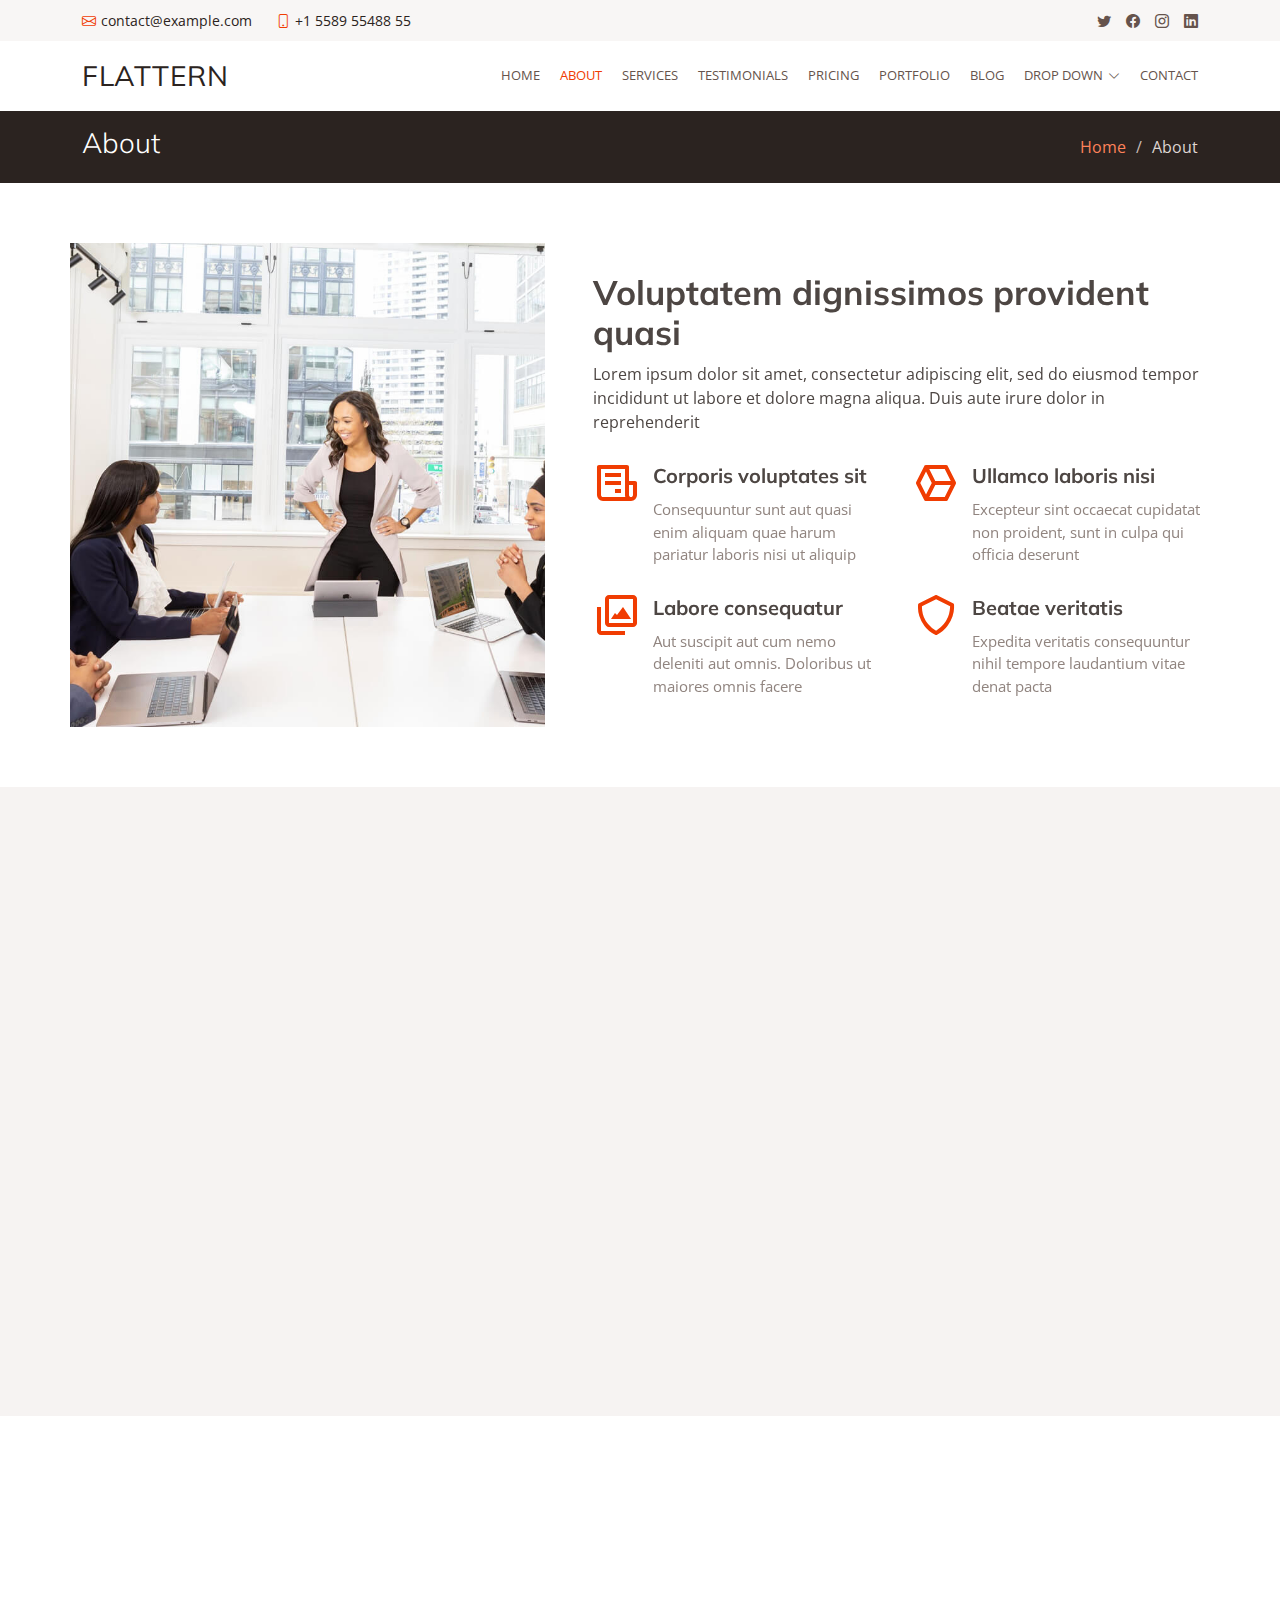
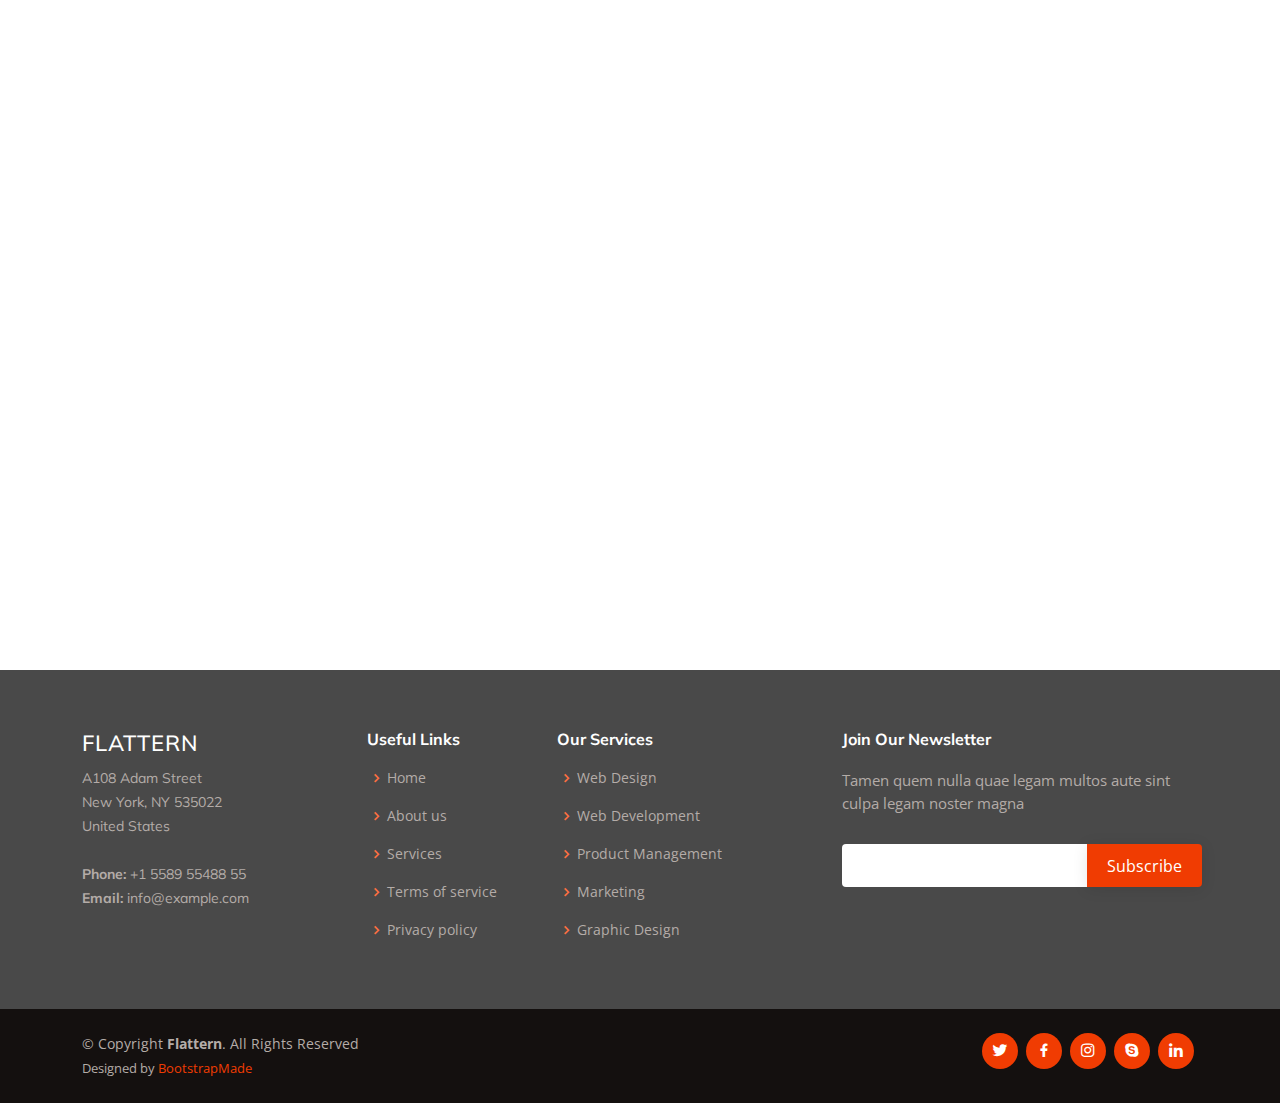
<file: about.html>
<!DOCTYPE html>
<html lang="en">

<head>
  <meta charset="utf-8">
  <meta content="width=device-width, initial-scale=1.0" name="viewport">

  <title>About - Flattern Bootstrap Template</title>
  <meta content="" name="description">
  <meta content="" name="keywords">

  <!-- Favicons -->
  <link href="assets/img/favicon.png" rel="icon">
  <link href="assets/img/apple-touch-icon.png" rel="apple-touch-icon">

  <!-- Google Fonts -->
  <link href="https://fonts.googleapis.com/css?family=Open+Sans:300,300i,400,400i,600,600i,700,700i|Muli:300,300i,400,400i,500,500i,600,600i,700,700i|Poppins:300,300i,400,400i,500,500i,600,600i,700,700i" rel="stylesheet">

  <!-- Vendor CSS Files -->
  <link href="assets/vendor/animate.css/animate.min.css" rel="stylesheet">
  <link href="assets/vendor/aos/aos.css" rel="stylesheet">
  <link href="assets/vendor/bootstrap/css/bootstrap.min.css" rel="stylesheet">
  <link href="assets/vendor/bootstrap-icons/bootstrap-icons.css" rel="stylesheet">
  <link href="assets/vendor/boxicons/css/boxicons.min.css" rel="stylesheet">
  <link href="assets/vendor/glightbox/css/glightbox.min.css" rel="stylesheet">
  <link href="assets/vendor/swiper/swiper-bundle.min.css" rel="stylesheet">

  <!-- Template Main CSS File -->
  <link href="assets/css/style.css" rel="stylesheet">

  <!-- =======================================================
  * Template Name: Flattern - v4.9.1
  * Template URL: https://bootstrapmade.com/flattern-multipurpose-bootstrap-template/
  * Author: BootstrapMade.com
  * License: https://bootstrapmade.com/license/
  ======================================================== -->
</head>

<body>

  <!-- ======= Top Bar ======= -->
  <section id="topbar" class="d-flex align-items-center">
    <div class="container d-flex justify-content-center justify-content-md-between">
      <div class="contact-info d-flex align-items-center">
        <i class="bi bi-envelope d-flex align-items-center"><a href="mailto:contact@example.com">contact@example.com</a></i>
        <i class="bi bi-phone d-flex align-items-center ms-4"><span>+1 5589 55488 55</span></i>
      </div>
      <div class="social-links d-none d-md-flex align-items-center">
        <a href="#" class="twitter"><i class="bi bi-twitter"></i></a>
        <a href="#" class="facebook"><i class="bi bi-facebook"></i></a>
        <a href="#" class="instagram"><i class="bi bi-instagram"></i></a>
        <a href="#" class="linkedin"><i class="bi bi-linkedin"></i></i></a>
      </div>
    </div>
  </section>

  <!-- ======= Header ======= -->
  <header id="header" class="d-flex align-items-center">
    <div class="container d-flex justify-content-between">

      <div class="logo">
        <h1 class="text-light"><a href="index.html">Flattern</a></h1>
        <!-- Uncomment below if you prefer to use an image logo -->
        <!-- <a href="index.html"><img src="assets/img/logo.png" alt="" class="img-fluid"></a>-->
      </div>

      <nav id="navbar" class="navbar">
        <ul>
          <li><a href="index.html">Home</a></li>
          <li><a class="active" href="about.html">About</a></li>
          <li><a href="services.html">Services</a></li>
          <li><a href="testimonials.html">Testimonials</a></li>
          <li><a href="pricing.html">Pricing</a></li>
          <li><a href="portfolio.html">Portfolio</a></li>
          <li><a href="blog.html">Blog</a></li>
          <li class="dropdown"><a href="#"><span>Drop Down</span> <i class="bi bi-chevron-down"></i></a>
            <ul>
              <li><a href="#">Drop Down 1</a></li>
              <li class="dropdown"><a href="#"><span>Deep Drop Down</span> <i class="bi bi-chevron-right"></i></a>
                <ul>
                  <li><a href="#">Deep Drop Down 1</a></li>
                  <li><a href="#">Deep Drop Down 2</a></li>
                  <li><a href="#">Deep Drop Down 3</a></li>
                  <li><a href="#">Deep Drop Down 4</a></li>
                  <li><a href="#">Deep Drop Down 5</a></li>
                </ul>
              </li>
              <li><a href="#">Drop Down 2</a></li>
              <li><a href="#">Drop Down 3</a></li>
              <li><a href="#">Drop Down 4</a></li>
            </ul>
          </li>
          <li><a href="contact.html">Contact</a></li>
        </ul>
        <i class="bi bi-list mobile-nav-toggle"></i>
      </nav><!-- .navbar -->

    </div>
  </header><!-- End Header -->

  <main id="main">

    <!-- ======= Breadcrumbs ======= -->
    <section id="breadcrumbs" class="breadcrumbs">
      <div class="container">

        <div class="d-flex justify-content-between align-items-center">
          <h2>About</h2>
          <ol>
            <li><a href="index.html">Home</a></li>
            <li>About</li>
          </ol>
        </div>

      </div>
    </section><!-- End Breadcrumbs -->

    <!-- ======= About Us Section ======= -->
    <section id="about-us" class="about-us">
      <div class="container">

        <div class="row no-gutters">
          <div class="image col-xl-5 d-flex align-items-stretch justify-content-center justify-content-lg-start" data-aos="fade-right"></div>
          <div class="col-xl-7 ps-0 ps-lg-5 pe-lg-1 d-flex align-items-stretch">
            <div class="content d-flex flex-column justify-content-center">
              <h3 data-aos="fade-up">Voluptatem dignissimos provident quasi</h3>
              <p data-aos="fade-up">
                Lorem ipsum dolor sit amet, consectetur adipiscing elit, sed do eiusmod tempor incididunt ut labore et dolore magna aliqua. Duis aute irure dolor in reprehenderit
              </p>
              <div class="row">
                <div class="col-md-6 icon-box" data-aos="fade-up">
                  <i class="bx bx-receipt"></i>
                  <h4>Corporis voluptates sit</h4>
                  <p>Consequuntur sunt aut quasi enim aliquam quae harum pariatur laboris nisi ut aliquip</p>
                </div>
                <div class="col-md-6 icon-box" data-aos="fade-up" data-aos-delay="100">
                  <i class="bx bx-cube-alt"></i>
                  <h4>Ullamco laboris nisi</h4>
                  <p>Excepteur sint occaecat cupidatat non proident, sunt in culpa qui officia deserunt</p>
                </div>
                <div class="col-md-6 icon-box" data-aos="fade-up" data-aos-delay="200">
                  <i class="bx bx-images"></i>
                  <h4>Labore consequatur</h4>
                  <p>Aut suscipit aut cum nemo deleniti aut omnis. Doloribus ut maiores omnis facere</p>
                </div>
                <div class="col-md-6 icon-box" data-aos="fade-up" data-aos-delay="300">
                  <i class="bx bx-shield"></i>
                  <h4>Beatae veritatis</h4>
                  <p>Expedita veritatis consequuntur nihil tempore laudantium vitae denat pacta</p>
                </div>
              </div>
            </div><!-- End .content-->
          </div>
        </div>

      </div>
    </section><!-- End About Us Section -->

    <!-- ======= Our Team Section ======= -->
    <section id="team" class="team section-bg">
      <div class="container">

        <div class="section-title" data-aos="fade-up">
          <h2>Our <strong>Team</strong></h2>
          <p>Magnam dolores commodi suscipit. Necessitatibus eius consequatur ex aliquid fuga eum quidem. Sit sint consectetur velit. Quisquam quos quisquam cupiditate. Et nemo qui impedit suscipit alias ea. Quia fugiat sit in iste officiis commodi quidem hic quas.</p>
        </div>

        <div class="row">

          <div class="col-lg-3 col-md-6 d-flex align-items-stretch">
            <div class="member" data-aos="fade-up">
              <div class="member-img">
                <img src="assets/img/team/team-1.jpg" class="img-fluid" alt="">
                <div class="social">
                  <a href=""><i class="bi bi-twitter"></i></a>
                  <a href=""><i class="bi bi-facebook"></i></a>
                  <a href=""><i class="bi bi-instagram"></i></a>
                  <a href=""><i class="bi bi-linkedin"></i></a>
                </div>
              </div>
              <div class="member-info">
                <h4>Walter White</h4>
                <span>Chief Executive Officer</span>
              </div>
            </div>
          </div>

          <div class="col-lg-3 col-md-6 d-flex align-items-stretch">
            <div class="member" data-aos="fade-up" data-aos-delay="100">
              <div class="member-img">
                <img src="assets/img/team/team-2.jpg" class="img-fluid" alt="">
                <div class="social">
                  <a href=""><i class="bi bi-twitter"></i></a>
                  <a href=""><i class="bi bi-facebook"></i></a>
                  <a href=""><i class="bi bi-instagram"></i></a>
                  <a href=""><i class="bi bi-linkedin"></i></a>
                </div>
              </div>
              <div class="member-info">
                <h4>Sarah Jhonson</h4>
                <span>Product Manager</span>
              </div>
            </div>
          </div>

          <div class="col-lg-3 col-md-6 d-flex align-items-stretch">
            <div class="member" data-aos="fade-up" data-aos-delay="200">
              <div class="member-img">
                <img src="assets/img/team/team-3.jpg" class="img-fluid" alt="">
                <div class="social">
                  <a href=""><i class="bi bi-twitter"></i></a>
                  <a href=""><i class="bi bi-facebook"></i></a>
                  <a href=""><i class="bi bi-instagram"></i></a>
                  <a href=""><i class="bi bi-linkedin"></i></a>
                </div>
              </div>
              <div class="member-info">
                <h4>William Anderson</h4>
                <span>CTO</span>
              </div>
            </div>
          </div>

          <div class="col-lg-3 col-md-6 d-flex align-items-stretch">
            <div class="member" data-aos="fade-up" data-aos-delay="300">
              <div class="member-img">
                <img src="assets/img/team/team-4.jpg" class="img-fluid" alt="">
                <div class="social">
                  <a href=""><i class="bi bi-twitter"></i></a>
                  <a href=""><i class="bi bi-facebook"></i></a>
                  <a href=""><i class="bi bi-instagram"></i></a>
                  <a href=""><i class="bi bi-linkedin"></i></a>
                </div>
              </div>
              <div class="member-info">
                <h4>Amanda Jepson</h4>
                <span>Accountant</span>
              </div>
            </div>
          </div>

        </div>

      </div>
    </section><!-- End Our Team Section -->

    <!-- ======= Our Skills Section ======= -->
    <section id="skills" class="skills">
      <div class="container">

        <div class="section-title" data-aos="fade-up">
          <h2>Our <strong>Skills</strong></h2>
          <p>Magnam dolores commodi suscipit. Necessitatibus eius consequatur ex aliquid fuga eum quidem. Sit sint consectetur velit. Quisquam quos quisquam cupiditate. Et nemo qui impedit suscipit alias ea. Quia fugiat sit in iste officiis commodi quidem hic quas.</p>
        </div>

        <div class="row skills-content">

          <div class="col-lg-6" data-aos="fade-up">

            <div class="progress">
              <span class="skill">HTML <i class="val">100%</i></span>
              <div class="progress-bar-wrap">
                <div class="progress-bar" role="progressbar" aria-valuenow="100" aria-valuemin="0" aria-valuemax="100"></div>
              </div>
            </div>

            <div class="progress">
              <span class="skill">CSS <i class="val">90%</i></span>
              <div class="progress-bar-wrap">
                <div class="progress-bar" role="progressbar" aria-valuenow="90" aria-valuemin="0" aria-valuemax="100"></div>
              </div>
            </div>

            <div class="progress">
              <span class="skill">JavaScript <i class="val">75%</i></span>
              <div class="progress-bar-wrap">
                <div class="progress-bar" role="progressbar" aria-valuenow="75" aria-valuemin="0" aria-valuemax="100"></div>
              </div>
            </div>

          </div>

          <div class="col-lg-6" data-aos="fade-up" data-aos-delay="100">

            <div class="progress">
              <span class="skill">PHP <i class="val">80%</i></span>
              <div class="progress-bar-wrap">
                <div class="progress-bar" role="progressbar" aria-valuenow="80" aria-valuemin="0" aria-valuemax="100"></div>
              </div>
            </div>

            <div class="progress">
              <span class="skill">WordPress/CMS <i class="val">90%</i></span>
              <div class="progress-bar-wrap">
                <div class="progress-bar" role="progressbar" aria-valuenow="90" aria-valuemin="0" aria-valuemax="100"></div>
              </div>
            </div>

            <div class="progress">
              <span class="skill">Photoshop <i class="val">55%</i></span>
              <div class="progress-bar-wrap">
                <div class="progress-bar" role="progressbar" aria-valuenow="55" aria-valuemin="0" aria-valuemax="100"></div>
              </div>
            </div>

          </div>

        </div>

      </div>
    </section><!-- End Our Skills Section -->

    <!-- ======= Our Clients Section ======= -->
    <section id="clients" class="clients">
      <div class="container">

        <div class="section-title" data-aos="fade-up">
          <h2>Our <strong>Clients</strong></h2>
          <p>Magnam dolores commodi suscipit. Necessitatibus eius consequatur ex aliquid fuga eum quidem. Sit sint consectetur velit. Quisquam quos quisquam cupiditate. Et nemo qui impedit suscipit alias ea. Quia fugiat sit in iste officiis commodi quidem hic quas.</p>
        </div>

        <div class="row no-gutters clients-wrap clearfix" data-aos="fade-up">

          <div class="col-lg-3 col-md-4 col-xs-6">
            <div class="client-logo">
              <img src="assets/img/clients/client-1.png" class="img-fluid" alt="">
            </div>
          </div>

          <div class="col-lg-3 col-md-4 col-xs-6">
            <div class="client-logo">
              <img src="assets/img/clients/client-2.png" class="img-fluid" alt="">
            </div>
          </div>

          <div class="col-lg-3 col-md-4 col-xs-6">
            <div class="client-logo">
              <img src="assets/img/clients/client-3.png" class="img-fluid" alt="">
            </div>
          </div>

          <div class="col-lg-3 col-md-4 col-xs-6">
            <div class="client-logo">
              <img src="assets/img/clients/client-4.png" class="img-fluid" alt="">
            </div>
          </div>

          <div class="col-lg-3 col-md-4 col-xs-6">
            <div class="client-logo">
              <img src="assets/img/clients/client-5.png" class="img-fluid" alt="">
            </div>
          </div>

          <div class="col-lg-3 col-md-4 col-xs-6">
            <div class="client-logo">
              <img src="assets/img/clients/client-6.png" class="img-fluid" alt="">
            </div>
          </div>

          <div class="col-lg-3 col-md-4 col-xs-6">
            <div class="client-logo">
              <img src="assets/img/clients/client-7.png" class="img-fluid" alt="">
            </div>
          </div>

          <div class="col-lg-3 col-md-4 col-xs-6">
            <div class="client-logo">
              <img src="assets/img/clients/client-8.png" class="img-fluid" alt="">
            </div>
          </div>

        </div>

      </div>
    </section><!-- End Our Clients Section -->

  </main><!-- End #main -->

  <!-- ======= Footer ======= -->
  <footer id="footer">

    <div class="footer-top">
      <div class="container">
        <div class="row">

          <div class="col-lg-3 col-md-6 footer-contact">
            <h3>Flattern</h3>
            <p>
              A108 Adam Street <br>
              New York, NY 535022<br>
              United States <br><br>
              <strong>Phone:</strong> +1 5589 55488 55<br>
              <strong>Email:</strong> info@example.com<br>
            </p>
          </div>

          <div class="col-lg-2 col-md-6 footer-links">
            <h4>Useful Links</h4>
            <ul>
              <li><i class="bx bx-chevron-right"></i> <a href="#">Home</a></li>
              <li><i class="bx bx-chevron-right"></i> <a href="#">About us</a></li>
              <li><i class="bx bx-chevron-right"></i> <a href="#">Services</a></li>
              <li><i class="bx bx-chevron-right"></i> <a href="#">Terms of service</a></li>
              <li><i class="bx bx-chevron-right"></i> <a href="#">Privacy policy</a></li>
            </ul>
          </div>

          <div class="col-lg-3 col-md-6 footer-links">
            <h4>Our Services</h4>
            <ul>
              <li><i class="bx bx-chevron-right"></i> <a href="#">Web Design</a></li>
              <li><i class="bx bx-chevron-right"></i> <a href="#">Web Development</a></li>
              <li><i class="bx bx-chevron-right"></i> <a href="#">Product Management</a></li>
              <li><i class="bx bx-chevron-right"></i> <a href="#">Marketing</a></li>
              <li><i class="bx bx-chevron-right"></i> <a href="#">Graphic Design</a></li>
            </ul>
          </div>

          <div class="col-lg-4 col-md-6 footer-newsletter">
            <h4>Join Our Newsletter</h4>
            <p>Tamen quem nulla quae legam multos aute sint culpa legam noster magna</p>
            <form action="" method="post">
              <input type="email" name="email"><input type="submit" value="Subscribe">
            </form>
          </div>

        </div>
      </div>
    </div>

    <div class="container d-md-flex py-4">

      <div class="me-md-auto text-center text-md-start">
        <div class="copyright">
          &copy; Copyright <strong><span>Flattern</span></strong>. All Rights Reserved
        </div>
        <div class="credits">
          <!-- All the links in the footer should remain intact. -->
          <!-- You can delete the links only if you purchased the pro version. -->
          <!-- Licensing information: https://bootstrapmade.com/license/ -->
          <!-- Purchase the pro version with working PHP/AJAX contact form: https://bootstrapmade.com/flattern-multipurpose-bootstrap-template/ -->
          Designed by <a href="https://bootstrapmade.com/">BootstrapMade</a>
        </div>
      </div>
      <div class="social-links text-center text-md-right pt-3 pt-md-0">
        <a href="#" class="twitter"><i class="bx bxl-twitter"></i></a>
        <a href="#" class="facebook"><i class="bx bxl-facebook"></i></a>
        <a href="#" class="instagram"><i class="bx bxl-instagram"></i></a>
        <a href="#" class="google-plus"><i class="bx bxl-skype"></i></a>
        <a href="#" class="linkedin"><i class="bx bxl-linkedin"></i></a>
      </div>
    </div>
  </footer><!-- End Footer -->

  <a href="#" class="back-to-top d-flex align-items-center justify-content-center"><i class="bi bi-arrow-up-short"></i></a>

  <!-- Vendor JS Files -->
  <script src="assets/vendor/aos/aos.js"></script>
  <script src="assets/vendor/bootstrap/js/bootstrap.bundle.min.js"></script>
  <script src="assets/vendor/glightbox/js/glightbox.min.js"></script>
  <script src="assets/vendor/isotope-layout/isotope.pkgd.min.js"></script>
  <script src="assets/vendor/swiper/swiper-bundle.min.js"></script>
  <script src="assets/vendor/waypoints/noframework.waypoints.js"></script>
  <script src="assets/vendor/php-email-form/validate.js"></script>

  <!-- Template Main JS File -->
  <script src="assets/js/main.js"></script>

</body>

</html>
</file>
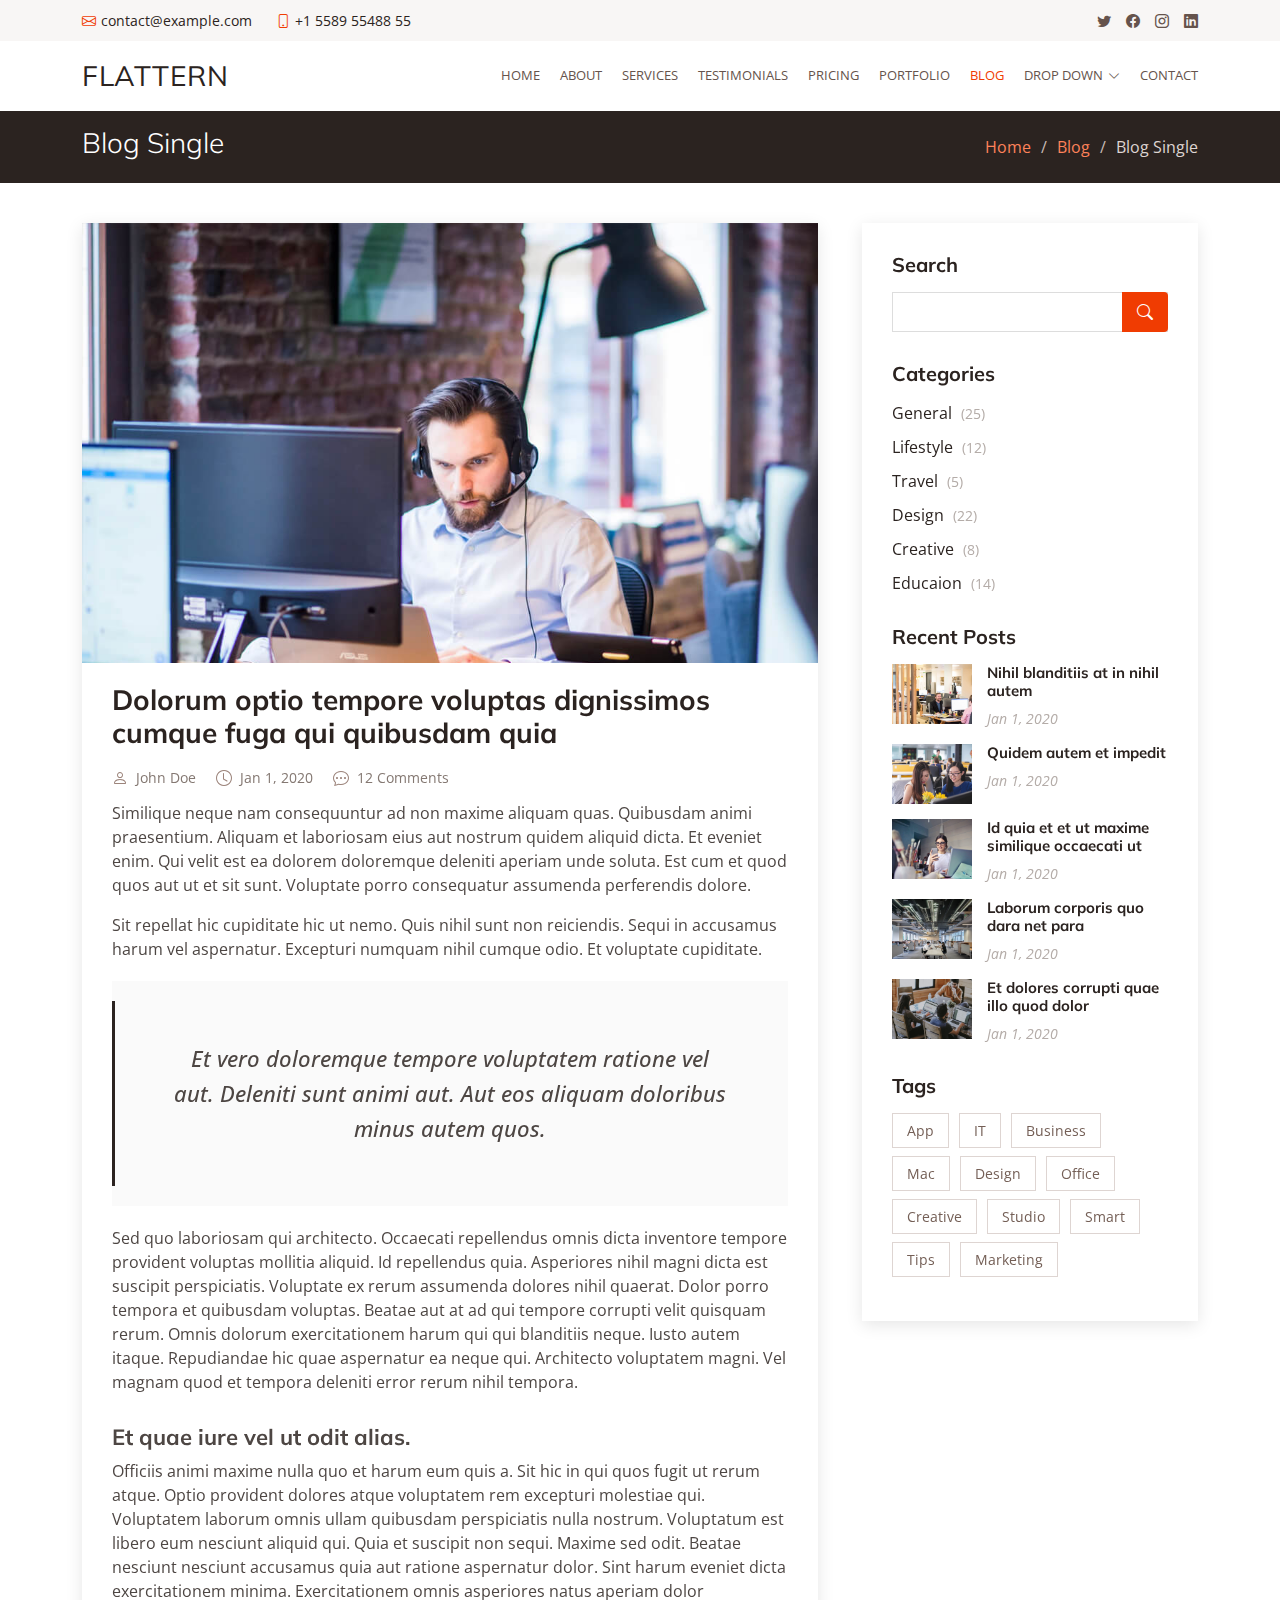
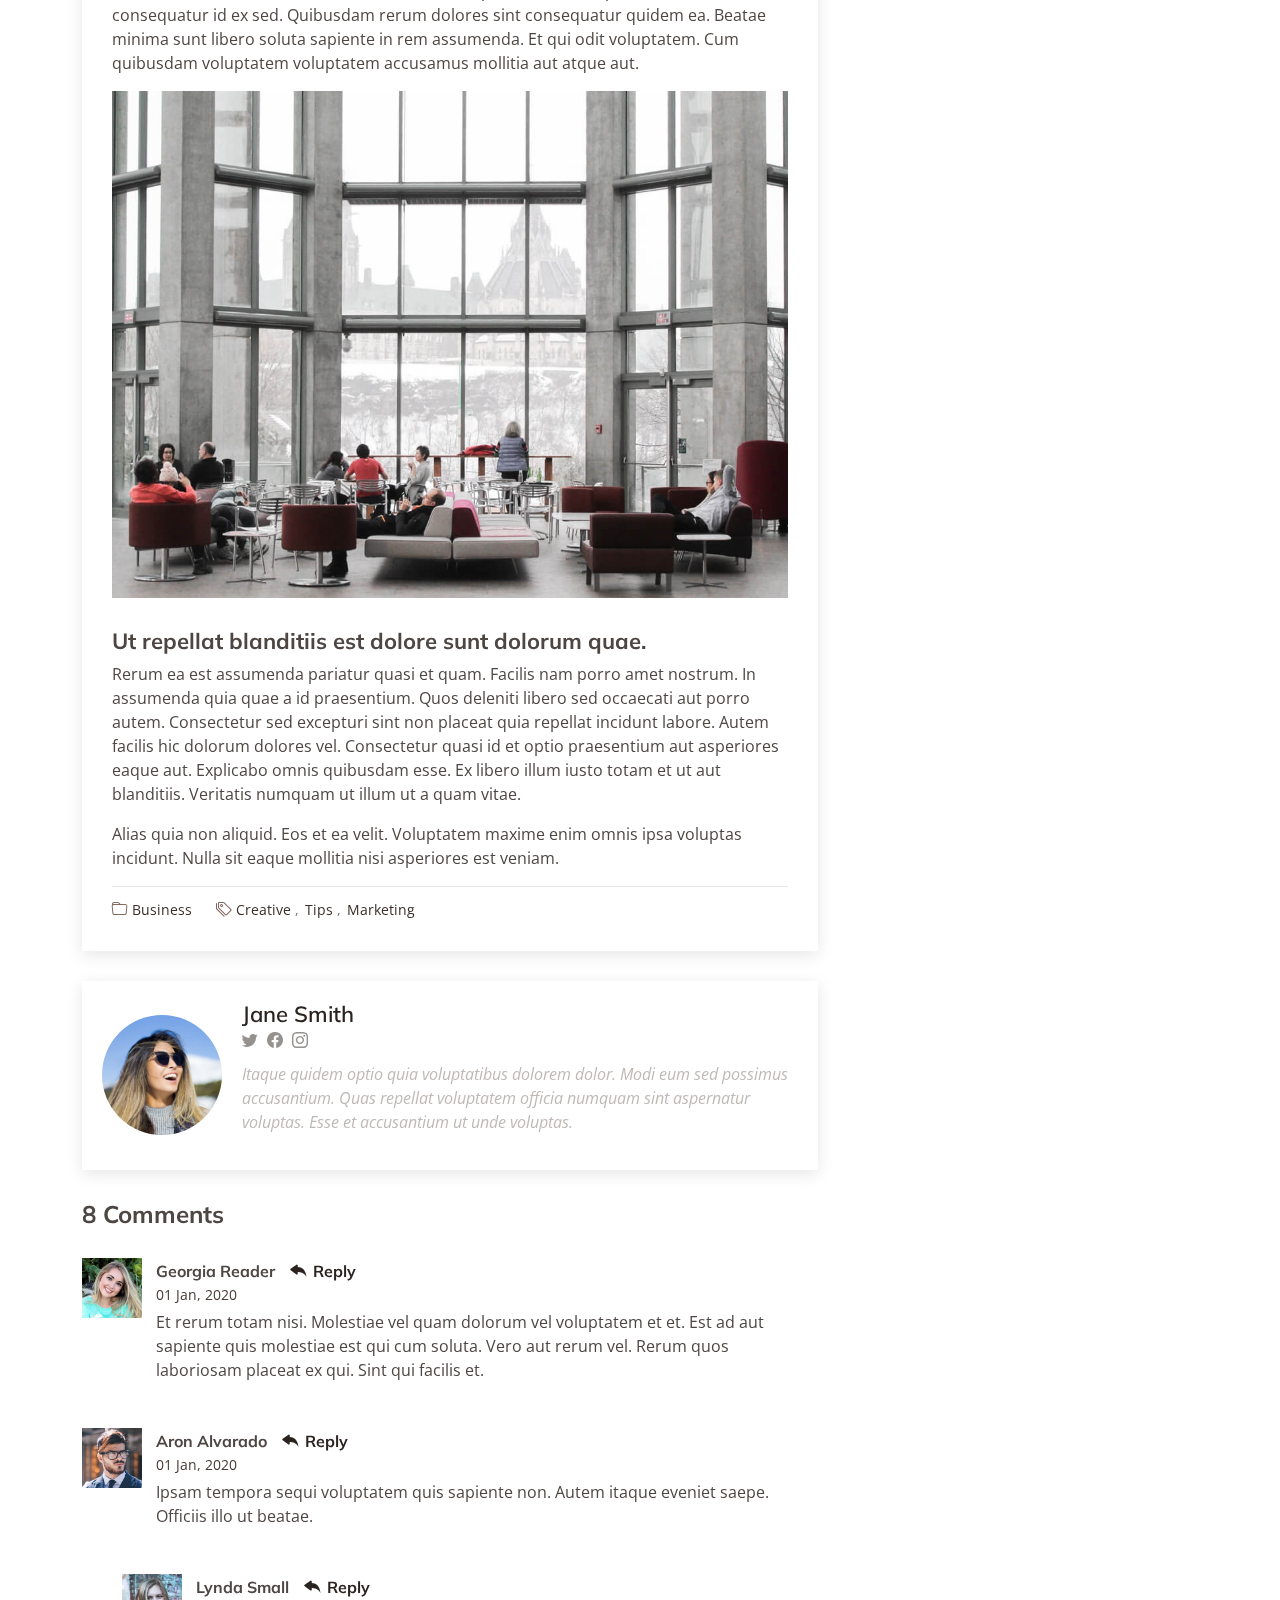
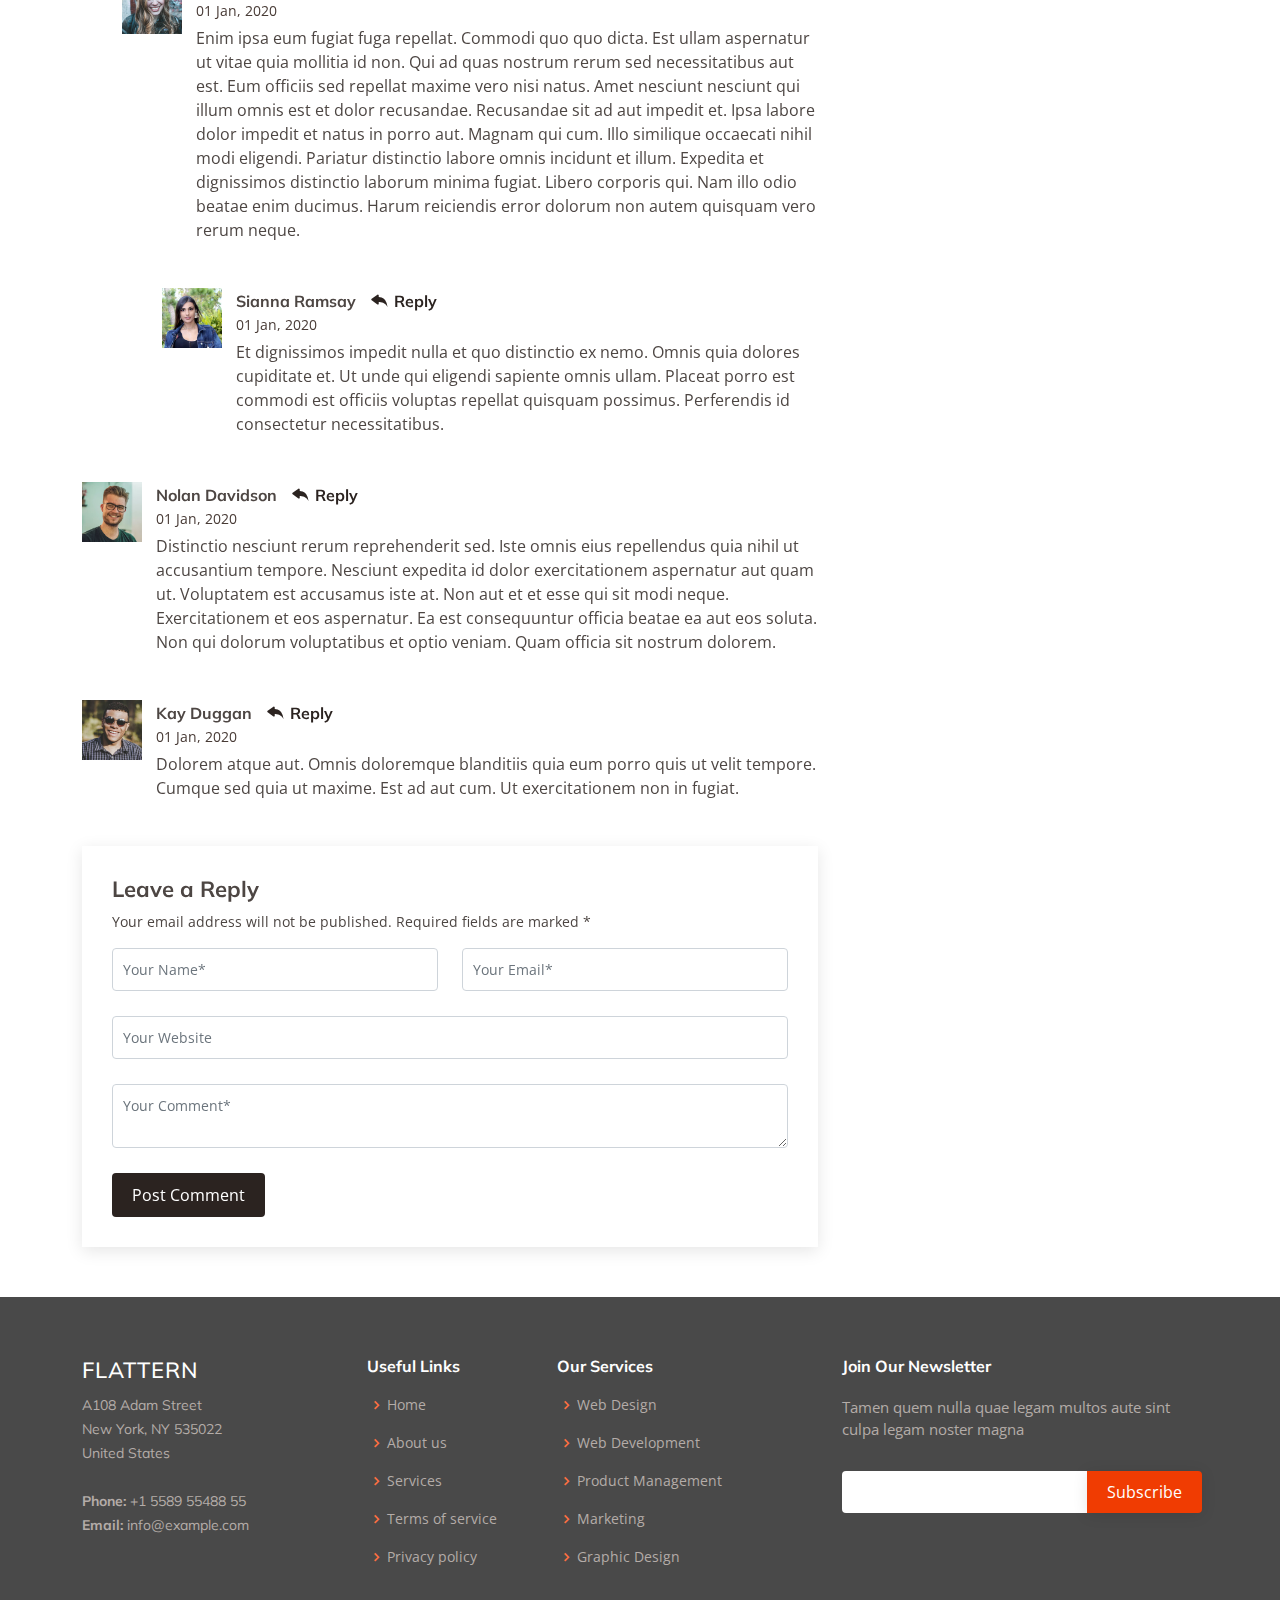
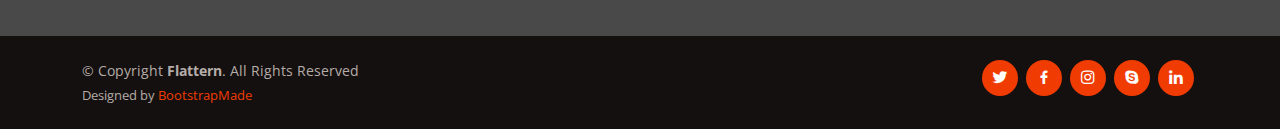
<file: blog-single.html>
<!DOCTYPE html>
<html lang="en">

<head>
  <meta charset="utf-8">
  <meta content="width=device-width, initial-scale=1.0" name="viewport">

  <title>Blog Single - Flattern Bootstrap Template</title>
  <meta content="" name="description">
  <meta content="" name="keywords">

  <!-- Favicons -->
  <link href="assets/img/favicon.png" rel="icon">
  <link href="assets/img/apple-touch-icon.png" rel="apple-touch-icon">

  <!-- Google Fonts -->
  <link href="https://fonts.googleapis.com/css?family=Open+Sans:300,300i,400,400i,600,600i,700,700i|Muli:300,300i,400,400i,500,500i,600,600i,700,700i|Poppins:300,300i,400,400i,500,500i,600,600i,700,700i" rel="stylesheet">

  <!-- Vendor CSS Files -->
  <link href="assets/vendor/animate.css/animate.min.css" rel="stylesheet">
  <link href="assets/vendor/aos/aos.css" rel="stylesheet">
  <link href="assets/vendor/bootstrap/css/bootstrap.min.css" rel="stylesheet">
  <link href="assets/vendor/bootstrap-icons/bootstrap-icons.css" rel="stylesheet">
  <link href="assets/vendor/boxicons/css/boxicons.min.css" rel="stylesheet">
  <link href="assets/vendor/glightbox/css/glightbox.min.css" rel="stylesheet">
  <link href="assets/vendor/swiper/swiper-bundle.min.css" rel="stylesheet">

  <!-- Template Main CSS File -->
  <link href="assets/css/style.css" rel="stylesheet">

  <!-- =======================================================
  * Template Name: Flattern - v4.9.1
  * Template URL: https://bootstrapmade.com/flattern-multipurpose-bootstrap-template/
  * Author: BootstrapMade.com
  * License: https://bootstrapmade.com/license/
  ======================================================== -->
</head>

<body>

  <!-- ======= Top Bar ======= -->
  <section id="topbar" class="d-flex align-items-center">
    <div class="container d-flex justify-content-center justify-content-md-between">
      <div class="contact-info d-flex align-items-center">
        <i class="bi bi-envelope d-flex align-items-center"><a href="mailto:contact@example.com">contact@example.com</a></i>
        <i class="bi bi-phone d-flex align-items-center ms-4"><span>+1 5589 55488 55</span></i>
      </div>
      <div class="social-links d-none d-md-flex align-items-center">
        <a href="#" class="twitter"><i class="bi bi-twitter"></i></a>
        <a href="#" class="facebook"><i class="bi bi-facebook"></i></a>
        <a href="#" class="instagram"><i class="bi bi-instagram"></i></a>
        <a href="#" class="linkedin"><i class="bi bi-linkedin"></i></i></a>
      </div>
    </div>
  </section>

  <!-- ======= Header ======= -->
  <header id="header" class="d-flex align-items-center">
    <div class="container d-flex justify-content-between">

      <div class="logo">
        <h1 class="text-light"><a href="index.html">Flattern</a></h1>
        <!-- Uncomment below if you prefer to use an image logo -->
        <!-- <a href="index.html"><img src="assets/img/logo.png" alt="" class="img-fluid"></a>-->
      </div>

      <nav id="navbar" class="navbar">
        <ul>
          <li><a href="index.html">Home</a></li>
          <li><a href="about.html">About</a></li>
          <li><a href="services.html">Services</a></li>
          <li><a href="testimonials.html">Testimonials</a></li>
          <li><a href="pricing.html">Pricing</a></li>
          <li><a href="portfolio.html">Portfolio</a></li>
          <li><a class="active" href="blog.html">Blog</a></li>
          <li class="dropdown"><a href="#"><span>Drop Down</span> <i class="bi bi-chevron-down"></i></a>
            <ul>
              <li><a href="#">Drop Down 1</a></li>
              <li class="dropdown"><a href="#"><span>Deep Drop Down</span> <i class="bi bi-chevron-right"></i></a>
                <ul>
                  <li><a href="#">Deep Drop Down 1</a></li>
                  <li><a href="#">Deep Drop Down 2</a></li>
                  <li><a href="#">Deep Drop Down 3</a></li>
                  <li><a href="#">Deep Drop Down 4</a></li>
                  <li><a href="#">Deep Drop Down 5</a></li>
                </ul>
              </li>
              <li><a href="#">Drop Down 2</a></li>
              <li><a href="#">Drop Down 3</a></li>
              <li><a href="#">Drop Down 4</a></li>
            </ul>
          </li>
          <li><a href="contact.html">Contact</a></li>
        </ul>
        <i class="bi bi-list mobile-nav-toggle"></i>
      </nav><!-- .navbar -->

    </div>
  </header><!-- End Header -->

  <main id="main">

    <!-- ======= Breadcrumbs ======= -->
    <section id="breadcrumbs" class="breadcrumbs">
      <div class="container">

        <div class="d-flex justify-content-between align-items-center">
          <h2>Blog Single</h2>
          <ol>
            <li><a href="index.html">Home</a></li>
            <li><a href="blog.html">Blog</a></li>
            <li>Blog Single</li>
          </ol>
        </div>

      </div>
    </section><!-- End Breadcrumbs -->

    <!-- ======= Blog Single Section ======= -->
    <section id="blog" class="blog">
      <div class="container" data-aos="fade-up">

        <div class="row">

          <div class="col-lg-8 entries">

            <article class="entry entry-single">

              <div class="entry-img">
                <img src="assets/img/blog/blog-1.jpg" alt="" class="img-fluid">
              </div>

              <h2 class="entry-title">
                <a href="blog-single.html">Dolorum optio tempore voluptas dignissimos cumque fuga qui quibusdam quia</a>
              </h2>

              <div class="entry-meta">
                <ul>
                  <li class="d-flex align-items-center"><i class="bi bi-person"></i> <a href="blog-single.html">John Doe</a></li>
                  <li class="d-flex align-items-center"><i class="bi bi-clock"></i> <a href="blog-single.html"><time datetime="2020-01-01">Jan 1, 2020</time></a></li>
                  <li class="d-flex align-items-center"><i class="bi bi-chat-dots"></i> <a href="blog-single.html">12 Comments</a></li>
                </ul>
              </div>

              <div class="entry-content">
                <p>
                  Similique neque nam consequuntur ad non maxime aliquam quas. Quibusdam animi praesentium. Aliquam et laboriosam eius aut nostrum quidem aliquid dicta.
                  Et eveniet enim. Qui velit est ea dolorem doloremque deleniti aperiam unde soluta. Est cum et quod quos aut ut et sit sunt. Voluptate porro consequatur assumenda perferendis dolore.
                </p>

                <p>
                  Sit repellat hic cupiditate hic ut nemo. Quis nihil sunt non reiciendis. Sequi in accusamus harum vel aspernatur. Excepturi numquam nihil cumque odio. Et voluptate cupiditate.
                </p>

                <blockquote>
                  <p>
                    Et vero doloremque tempore voluptatem ratione vel aut. Deleniti sunt animi aut. Aut eos aliquam doloribus minus autem quos.
                  </p>
                </blockquote>

                <p>
                  Sed quo laboriosam qui architecto. Occaecati repellendus omnis dicta inventore tempore provident voluptas mollitia aliquid. Id repellendus quia. Asperiores nihil magni dicta est suscipit perspiciatis. Voluptate ex rerum assumenda dolores nihil quaerat.
                  Dolor porro tempora et quibusdam voluptas. Beatae aut at ad qui tempore corrupti velit quisquam rerum. Omnis dolorum exercitationem harum qui qui blanditiis neque.
                  Iusto autem itaque. Repudiandae hic quae aspernatur ea neque qui. Architecto voluptatem magni. Vel magnam quod et tempora deleniti error rerum nihil tempora.
                </p>

                <h3>Et quae iure vel ut odit alias.</h3>
                <p>
                  Officiis animi maxime nulla quo et harum eum quis a. Sit hic in qui quos fugit ut rerum atque. Optio provident dolores atque voluptatem rem excepturi molestiae qui. Voluptatem laborum omnis ullam quibusdam perspiciatis nulla nostrum. Voluptatum est libero eum nesciunt aliquid qui.
                  Quia et suscipit non sequi. Maxime sed odit. Beatae nesciunt nesciunt accusamus quia aut ratione aspernatur dolor. Sint harum eveniet dicta exercitationem minima. Exercitationem omnis asperiores natus aperiam dolor consequatur id ex sed. Quibusdam rerum dolores sint consequatur quidem ea.
                  Beatae minima sunt libero soluta sapiente in rem assumenda. Et qui odit voluptatem. Cum quibusdam voluptatem voluptatem accusamus mollitia aut atque aut.
                </p>
                <img src="assets/img/blog/blog-inside-post.jpg" class="img-fluid" alt="">

                <h3>Ut repellat blanditiis est dolore sunt dolorum quae.</h3>
                <p>
                  Rerum ea est assumenda pariatur quasi et quam. Facilis nam porro amet nostrum. In assumenda quia quae a id praesentium. Quos deleniti libero sed occaecati aut porro autem. Consectetur sed excepturi sint non placeat quia repellat incidunt labore. Autem facilis hic dolorum dolores vel.
                  Consectetur quasi id et optio praesentium aut asperiores eaque aut. Explicabo omnis quibusdam esse. Ex libero illum iusto totam et ut aut blanditiis. Veritatis numquam ut illum ut a quam vitae.
                </p>
                <p>
                  Alias quia non aliquid. Eos et ea velit. Voluptatem maxime enim omnis ipsa voluptas incidunt. Nulla sit eaque mollitia nisi asperiores est veniam.
                </p>

              </div>

              <div class="entry-footer">
                <i class="bi bi-folder"></i>
                <ul class="cats">
                  <li><a href="#">Business</a></li>
                </ul>

                <i class="bi bi-tags"></i>
                <ul class="tags">
                  <li><a href="#">Creative</a></li>
                  <li><a href="#">Tips</a></li>
                  <li><a href="#">Marketing</a></li>
                </ul>
              </div>

            </article><!-- End blog entry -->

            <div class="blog-author d-flex align-items-center">
              <img src="assets/img/blog/blog-author.jpg" class="rounded-circle float-left" alt="">
              <div>
                <h4>Jane Smith</h4>
                <div class="social-links">
                  <a href="https://twitters.com/#"><i class="bi bi-twitter"></i></a>
                  <a href="https://facebook.com/#"><i class="bi bi-facebook"></i></a>
                  <a href="https://instagram.com/#"><i class="biu bi-instagram"></i></a>
                </div>
                <p>
                  Itaque quidem optio quia voluptatibus dolorem dolor. Modi eum sed possimus accusantium. Quas repellat voluptatem officia numquam sint aspernatur voluptas. Esse et accusantium ut unde voluptas.
                </p>
              </div>
            </div><!-- End blog author bio -->

            <div class="blog-comments">

              <h4 class="comments-count">8 Comments</h4>

              <div id="comment-1" class="comment">
                <div class="d-flex">
                  <div class="comment-img"><img src="assets/img/blog/comments-1.jpg" alt=""></div>
                  <div>
                    <h5><a href="">Georgia Reader</a> <a href="#" class="reply"><i class="bi bi-reply-fill"></i> Reply</a></h5>
                    <time datetime="2020-01-01">01 Jan, 2020</time>
                    <p>
                      Et rerum totam nisi. Molestiae vel quam dolorum vel voluptatem et et. Est ad aut sapiente quis molestiae est qui cum soluta.
                      Vero aut rerum vel. Rerum quos laboriosam placeat ex qui. Sint qui facilis et.
                    </p>
                  </div>
                </div>
              </div><!-- End comment #1 -->

              <div id="comment-2" class="comment">
                <div class="d-flex">
                  <div class="comment-img"><img src="assets/img/blog/comments-2.jpg" alt=""></div>
                  <div>
                    <h5><a href="">Aron Alvarado</a> <a href="#" class="reply"><i class="bi bi-reply-fill"></i> Reply</a></h5>
                    <time datetime="2020-01-01">01 Jan, 2020</time>
                    <p>
                      Ipsam tempora sequi voluptatem quis sapiente non. Autem itaque eveniet saepe. Officiis illo ut beatae.
                    </p>
                  </div>
                </div>

                <div id="comment-reply-1" class="comment comment-reply">
                  <div class="d-flex">
                    <div class="comment-img"><img src="assets/img/blog/comments-3.jpg" alt=""></div>
                    <div>
                      <h5><a href="">Lynda Small</a> <a href="#" class="reply"><i class="bi bi-reply-fill"></i> Reply</a></h5>
                      <time datetime="2020-01-01">01 Jan, 2020</time>
                      <p>
                        Enim ipsa eum fugiat fuga repellat. Commodi quo quo dicta. Est ullam aspernatur ut vitae quia mollitia id non. Qui ad quas nostrum rerum sed necessitatibus aut est. Eum officiis sed repellat maxime vero nisi natus. Amet nesciunt nesciunt qui illum omnis est et dolor recusandae.

                        Recusandae sit ad aut impedit et. Ipsa labore dolor impedit et natus in porro aut. Magnam qui cum. Illo similique occaecati nihil modi eligendi. Pariatur distinctio labore omnis incidunt et illum. Expedita et dignissimos distinctio laborum minima fugiat.

                        Libero corporis qui. Nam illo odio beatae enim ducimus. Harum reiciendis error dolorum non autem quisquam vero rerum neque.
                      </p>
                    </div>
                  </div>

                  <div id="comment-reply-2" class="comment comment-reply">
                    <div class="d-flex">
                      <div class="comment-img"><img src="assets/img/blog/comments-4.jpg" alt=""></div>
                      <div>
                        <h5><a href="">Sianna Ramsay</a> <a href="#" class="reply"><i class="bi bi-reply-fill"></i> Reply</a></h5>
                        <time datetime="2020-01-01">01 Jan, 2020</time>
                        <p>
                          Et dignissimos impedit nulla et quo distinctio ex nemo. Omnis quia dolores cupiditate et. Ut unde qui eligendi sapiente omnis ullam. Placeat porro est commodi est officiis voluptas repellat quisquam possimus. Perferendis id consectetur necessitatibus.
                        </p>
                      </div>
                    </div>

                  </div><!-- End comment reply #2-->

                </div><!-- End comment reply #1-->

              </div><!-- End comment #2-->

              <div id="comment-3" class="comment">
                <div class="d-flex">
                  <div class="comment-img"><img src="assets/img/blog/comments-5.jpg" alt=""></div>
                  <div>
                    <h5><a href="">Nolan Davidson</a> <a href="#" class="reply"><i class="bi bi-reply-fill"></i> Reply</a></h5>
                    <time datetime="2020-01-01">01 Jan, 2020</time>
                    <p>
                      Distinctio nesciunt rerum reprehenderit sed. Iste omnis eius repellendus quia nihil ut accusantium tempore. Nesciunt expedita id dolor exercitationem aspernatur aut quam ut. Voluptatem est accusamus iste at.
                      Non aut et et esse qui sit modi neque. Exercitationem et eos aspernatur. Ea est consequuntur officia beatae ea aut eos soluta. Non qui dolorum voluptatibus et optio veniam. Quam officia sit nostrum dolorem.
                    </p>
                  </div>
                </div>

              </div><!-- End comment #3 -->

              <div id="comment-4" class="comment">
                <div class="d-flex">
                  <div class="comment-img"><img src="assets/img/blog/comments-6.jpg" alt=""></div>
                  <div>
                    <h5><a href="">Kay Duggan</a> <a href="#" class="reply"><i class="bi bi-reply-fill"></i> Reply</a></h5>
                    <time datetime="2020-01-01">01 Jan, 2020</time>
                    <p>
                      Dolorem atque aut. Omnis doloremque blanditiis quia eum porro quis ut velit tempore. Cumque sed quia ut maxime. Est ad aut cum. Ut exercitationem non in fugiat.
                    </p>
                  </div>
                </div>

              </div><!-- End comment #4 -->

              <div class="reply-form">
                <h4>Leave a Reply</h4>
                <p>Your email address will not be published. Required fields are marked * </p>
                <form action="">
                  <div class="row">
                    <div class="col-md-6 form-group">
                      <input name="name" type="text" class="form-control" placeholder="Your Name*">
                    </div>
                    <div class="col-md-6 form-group">
                      <input name="email" type="text" class="form-control" placeholder="Your Email*">
                    </div>
                  </div>
                  <div class="row">
                    <div class="col form-group">
                      <input name="website" type="text" class="form-control" placeholder="Your Website">
                    </div>
                  </div>
                  <div class="row">
                    <div class="col form-group">
                      <textarea name="comment" class="form-control" placeholder="Your Comment*"></textarea>
                    </div>
                  </div>
                  <button type="submit" class="btn btn-primary">Post Comment</button>

                </form>

              </div>

            </div><!-- End blog comments -->

          </div><!-- End blog entries list -->

          <div class="col-lg-4">

            <div class="sidebar">

              <h3 class="sidebar-title">Search</h3>
              <div class="sidebar-item search-form">
                <form action="">
                  <input type="text">
                  <button type="submit"><i class="bi bi-search"></i></button>
                </form>
              </div><!-- End sidebar search formn-->

              <h3 class="sidebar-title">Categories</h3>
              <div class="sidebar-item categories">
                <ul>
                  <li><a href="#">General <span>(25)</span></a></li>
                  <li><a href="#">Lifestyle <span>(12)</span></a></li>
                  <li><a href="#">Travel <span>(5)</span></a></li>
                  <li><a href="#">Design <span>(22)</span></a></li>
                  <li><a href="#">Creative <span>(8)</span></a></li>
                  <li><a href="#">Educaion <span>(14)</span></a></li>
                </ul>
              </div><!-- End sidebar categories-->

              <h3 class="sidebar-title">Recent Posts</h3>
              <div class="sidebar-item recent-posts">
                <div class="post-item clearfix">
                  <img src="assets/img/blog/blog-recent-1.jpg" alt="">
                  <h4><a href="blog-single.html">Nihil blanditiis at in nihil autem</a></h4>
                  <time datetime="2020-01-01">Jan 1, 2020</time>
                </div>

                <div class="post-item clearfix">
                  <img src="assets/img/blog/blog-recent-2.jpg" alt="">
                  <h4><a href="blog-single.html">Quidem autem et impedit</a></h4>
                  <time datetime="2020-01-01">Jan 1, 2020</time>
                </div>

                <div class="post-item clearfix">
                  <img src="assets/img/blog/blog-recent-3.jpg" alt="">
                  <h4><a href="blog-single.html">Id quia et et ut maxime similique occaecati ut</a></h4>
                  <time datetime="2020-01-01">Jan 1, 2020</time>
                </div>

                <div class="post-item clearfix">
                  <img src="assets/img/blog/blog-recent-4.jpg" alt="">
                  <h4><a href="blog-single.html">Laborum corporis quo dara net para</a></h4>
                  <time datetime="2020-01-01">Jan 1, 2020</time>
                </div>

                <div class="post-item clearfix">
                  <img src="assets/img/blog/blog-recent-5.jpg" alt="">
                  <h4><a href="blog-single.html">Et dolores corrupti quae illo quod dolor</a></h4>
                  <time datetime="2020-01-01">Jan 1, 2020</time>
                </div>

              </div><!-- End sidebar recent posts-->

              <h3 class="sidebar-title">Tags</h3>
              <div class="sidebar-item tags">
                <ul>
                  <li><a href="#">App</a></li>
                  <li><a href="#">IT</a></li>
                  <li><a href="#">Business</a></li>
                  <li><a href="#">Mac</a></li>
                  <li><a href="#">Design</a></li>
                  <li><a href="#">Office</a></li>
                  <li><a href="#">Creative</a></li>
                  <li><a href="#">Studio</a></li>
                  <li><a href="#">Smart</a></li>
                  <li><a href="#">Tips</a></li>
                  <li><a href="#">Marketing</a></li>
                </ul>
              </div><!-- End sidebar tags-->

            </div><!-- End sidebar -->

          </div><!-- End blog sidebar -->

        </div>

      </div>
    </section><!-- End Blog Single Section -->

  </main><!-- End #main -->

  <!-- ======= Footer ======= -->
  <footer id="footer">

    <div class="footer-top">
      <div class="container">
        <div class="row">

          <div class="col-lg-3 col-md-6 footer-contact">
            <h3>Flattern</h3>
            <p>
              A108 Adam Street <br>
              New York, NY 535022<br>
              United States <br><br>
              <strong>Phone:</strong> +1 5589 55488 55<br>
              <strong>Email:</strong> info@example.com<br>
            </p>
          </div>

          <div class="col-lg-2 col-md-6 footer-links">
            <h4>Useful Links</h4>
            <ul>
              <li><i class="bx bx-chevron-right"></i> <a href="#">Home</a></li>
              <li><i class="bx bx-chevron-right"></i> <a href="#">About us</a></li>
              <li><i class="bx bx-chevron-right"></i> <a href="#">Services</a></li>
              <li><i class="bx bx-chevron-right"></i> <a href="#">Terms of service</a></li>
              <li><i class="bx bx-chevron-right"></i> <a href="#">Privacy policy</a></li>
            </ul>
          </div>

          <div class="col-lg-3 col-md-6 footer-links">
            <h4>Our Services</h4>
            <ul>
              <li><i class="bx bx-chevron-right"></i> <a href="#">Web Design</a></li>
              <li><i class="bx bx-chevron-right"></i> <a href="#">Web Development</a></li>
              <li><i class="bx bx-chevron-right"></i> <a href="#">Product Management</a></li>
              <li><i class="bx bx-chevron-right"></i> <a href="#">Marketing</a></li>
              <li><i class="bx bx-chevron-right"></i> <a href="#">Graphic Design</a></li>
            </ul>
          </div>

          <div class="col-lg-4 col-md-6 footer-newsletter">
            <h4>Join Our Newsletter</h4>
            <p>Tamen quem nulla quae legam multos aute sint culpa legam noster magna</p>
            <form action="" method="post">
              <input type="email" name="email"><input type="submit" value="Subscribe">
            </form>
          </div>

        </div>
      </div>
    </div>

    <div class="container d-md-flex py-4">

      <div class="me-md-auto text-center text-md-start">
        <div class="copyright">
          &copy; Copyright <strong><span>Flattern</span></strong>. All Rights Reserved
        </div>
        <div class="credits">
          <!-- All the links in the footer should remain intact. -->
          <!-- You can delete the links only if you purchased the pro version. -->
          <!-- Licensing information: https://bootstrapmade.com/license/ -->
          <!-- Purchase the pro version with working PHP/AJAX contact form: https://bootstrapmade.com/flattern-multipurpose-bootstrap-template/ -->
          Designed by <a href="https://bootstrapmade.com/">BootstrapMade</a>
        </div>
      </div>
      <div class="social-links text-center text-md-right pt-3 pt-md-0">
        <a href="#" class="twitter"><i class="bx bxl-twitter"></i></a>
        <a href="#" class="facebook"><i class="bx bxl-facebook"></i></a>
        <a href="#" class="instagram"><i class="bx bxl-instagram"></i></a>
        <a href="#" class="google-plus"><i class="bx bxl-skype"></i></a>
        <a href="#" class="linkedin"><i class="bx bxl-linkedin"></i></a>
      </div>
    </div>
  </footer><!-- End Footer -->

  <a href="#" class="back-to-top d-flex align-items-center justify-content-center"><i class="bi bi-arrow-up-short"></i></a>

  <!-- Vendor JS Files -->
  <script src="assets/vendor/aos/aos.js"></script>
  <script src="assets/vendor/bootstrap/js/bootstrap.bundle.min.js"></script>
  <script src="assets/vendor/glightbox/js/glightbox.min.js"></script>
  <script src="assets/vendor/isotope-layout/isotope.pkgd.min.js"></script>
  <script src="assets/vendor/swiper/swiper-bundle.min.js"></script>
  <script src="assets/vendor/waypoints/noframework.waypoints.js"></script>
  <script src="assets/vendor/php-email-form/validate.js"></script>

  <!-- Template Main JS File -->
  <script src="assets/js/main.js"></script>

</body>

</html>
</file>
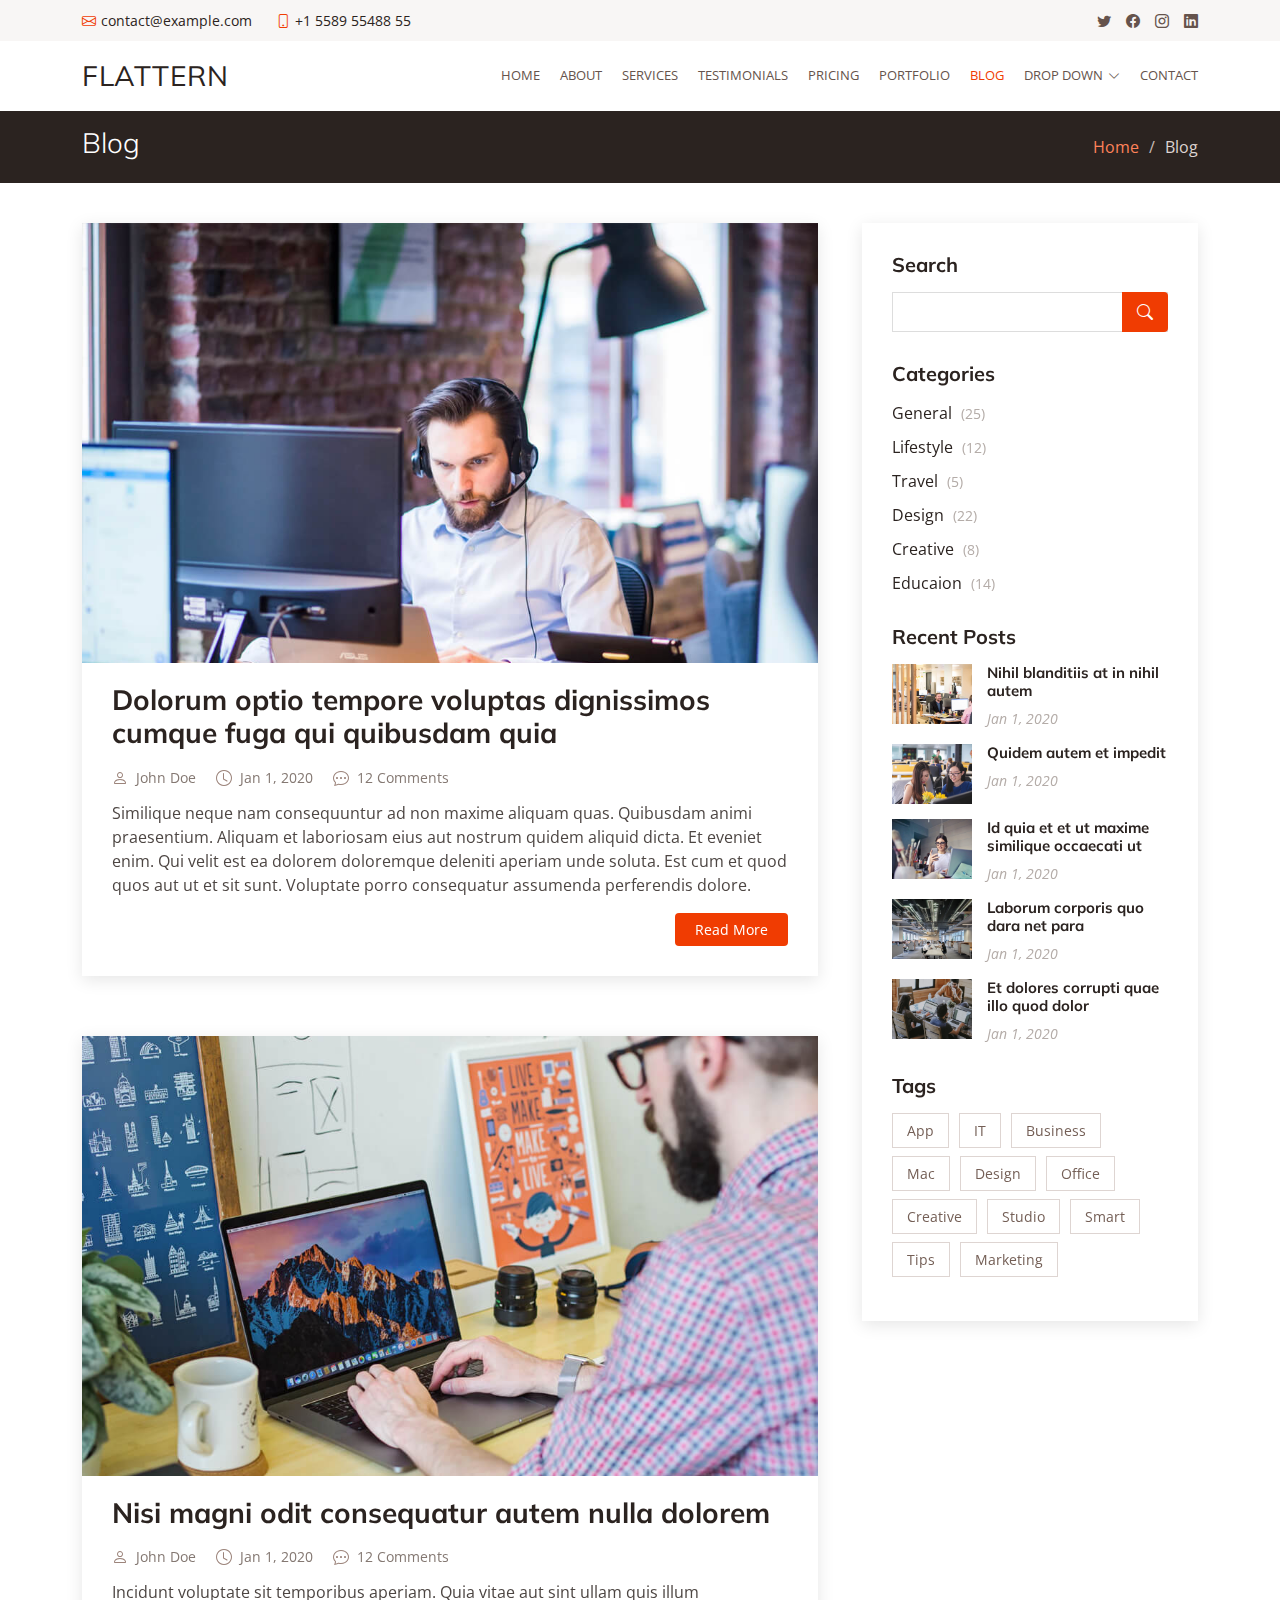
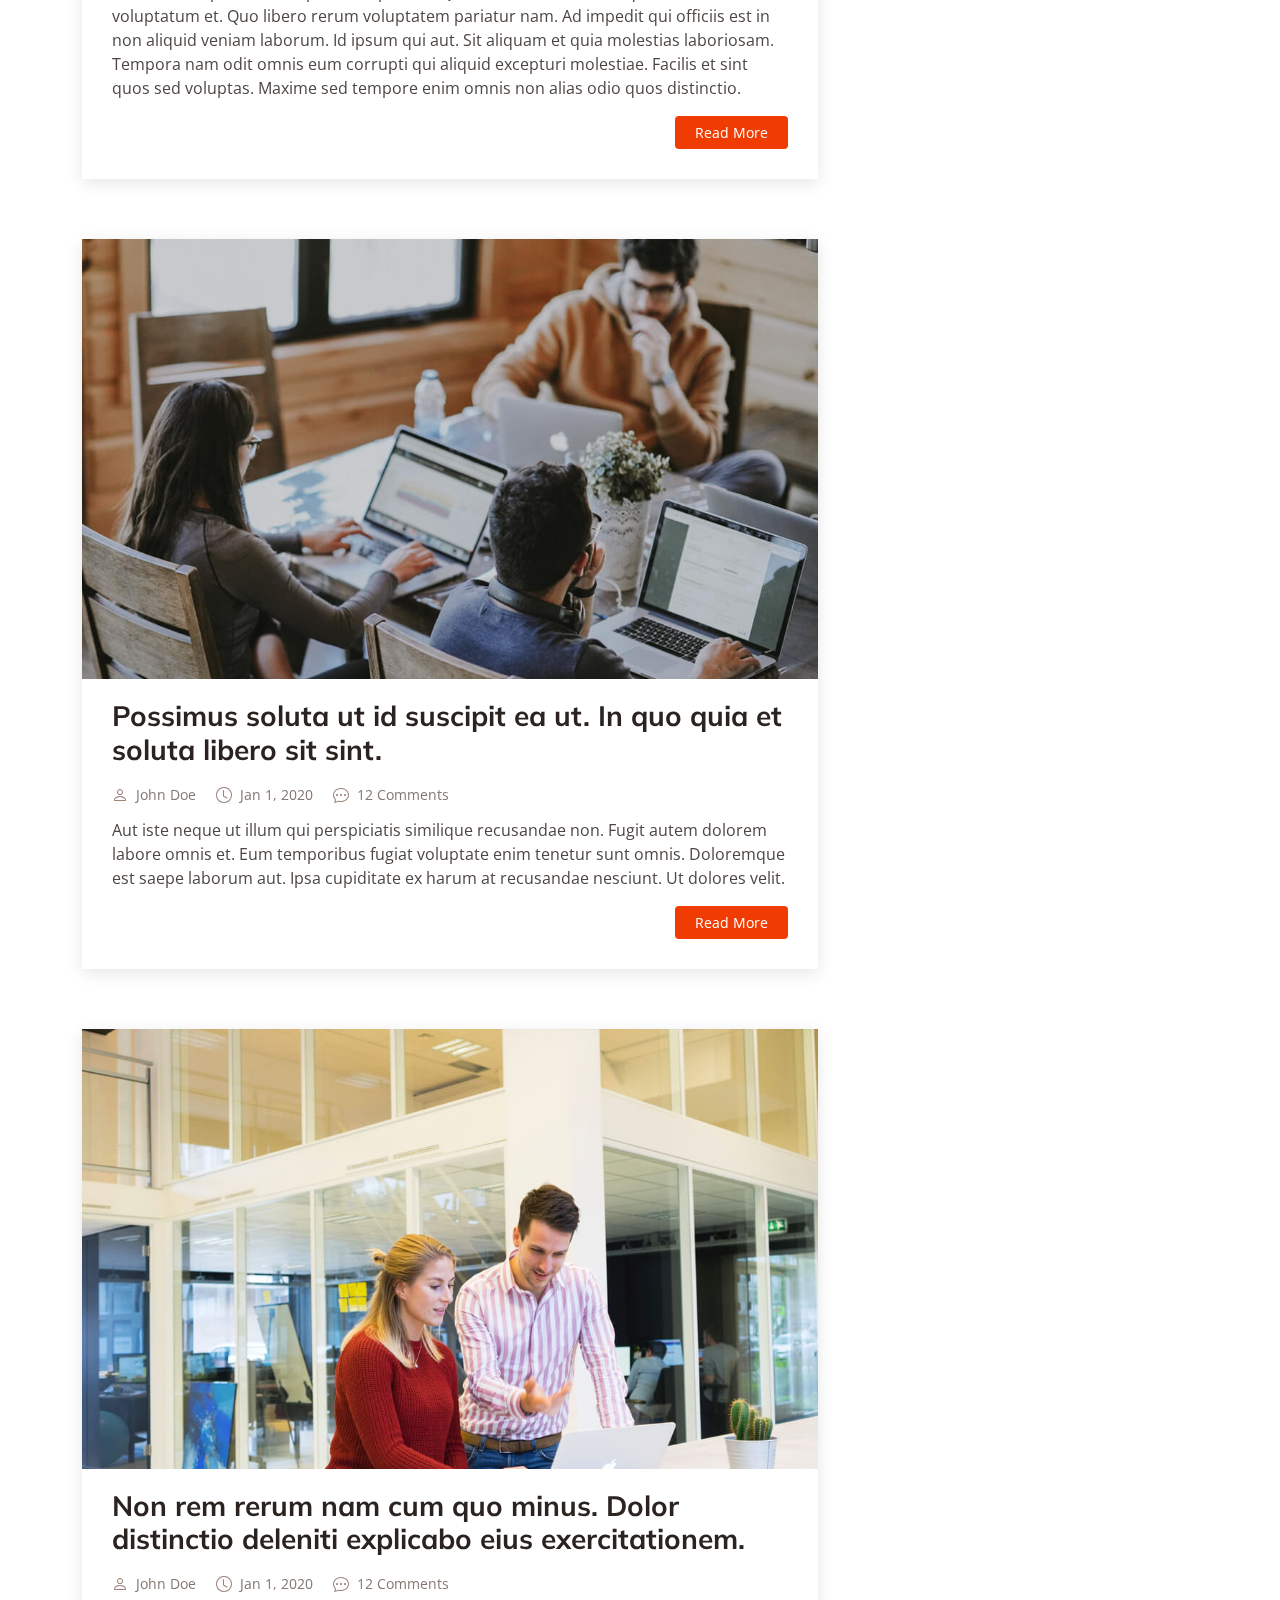
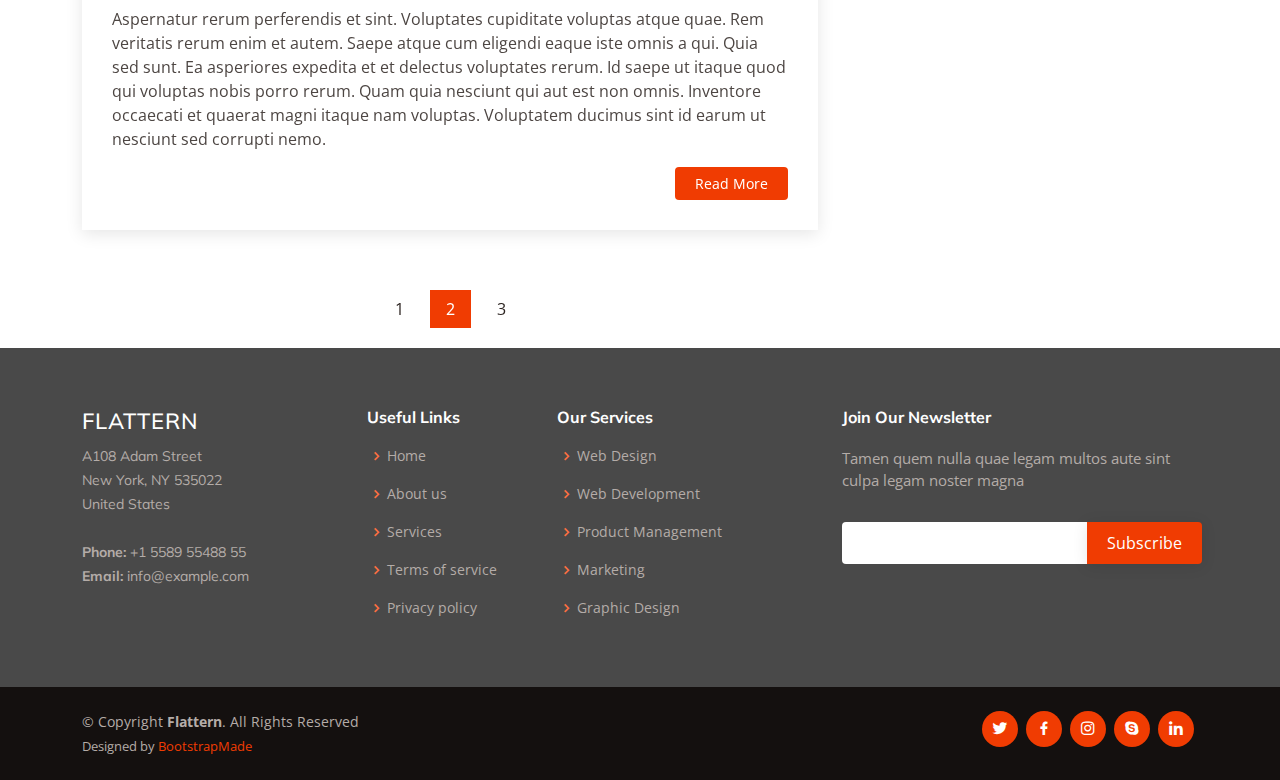
<file: blog.html>
<!DOCTYPE html>
<html lang="en">

<head>
  <meta charset="utf-8">
  <meta content="width=device-width, initial-scale=1.0" name="viewport">

  <title>Blog - Flattern Bootstrap Template</title>
  <meta content="" name="description">
  <meta content="" name="keywords">

  <!-- Favicons -->
  <link href="assets/img/favicon.png" rel="icon">
  <link href="assets/img/apple-touch-icon.png" rel="apple-touch-icon">

  <!-- Google Fonts -->
  <link href="https://fonts.googleapis.com/css?family=Open+Sans:300,300i,400,400i,600,600i,700,700i|Muli:300,300i,400,400i,500,500i,600,600i,700,700i|Poppins:300,300i,400,400i,500,500i,600,600i,700,700i" rel="stylesheet">

  <!-- Vendor CSS Files -->
  <link href="assets/vendor/animate.css/animate.min.css" rel="stylesheet">
  <link href="assets/vendor/aos/aos.css" rel="stylesheet">
  <link href="assets/vendor/bootstrap/css/bootstrap.min.css" rel="stylesheet">
  <link href="assets/vendor/bootstrap-icons/bootstrap-icons.css" rel="stylesheet">
  <link href="assets/vendor/boxicons/css/boxicons.min.css" rel="stylesheet">
  <link href="assets/vendor/glightbox/css/glightbox.min.css" rel="stylesheet">
  <link href="assets/vendor/swiper/swiper-bundle.min.css" rel="stylesheet">

  <!-- Template Main CSS File -->
  <link href="assets/css/style.css" rel="stylesheet">

  <!-- =======================================================
  * Template Name: Flattern - v4.9.1
  * Template URL: https://bootstrapmade.com/flattern-multipurpose-bootstrap-template/
  * Author: BootstrapMade.com
  * License: https://bootstrapmade.com/license/
  ======================================================== -->
</head>

<body>

  <!-- ======= Top Bar ======= -->
  <section id="topbar" class="d-flex align-items-center">
    <div class="container d-flex justify-content-center justify-content-md-between">
      <div class="contact-info d-flex align-items-center">
        <i class="bi bi-envelope d-flex align-items-center"><a href="mailto:contact@example.com">contact@example.com</a></i>
        <i class="bi bi-phone d-flex align-items-center ms-4"><span>+1 5589 55488 55</span></i>
      </div>
      <div class="social-links d-none d-md-flex align-items-center">
        <a href="#" class="twitter"><i class="bi bi-twitter"></i></a>
        <a href="#" class="facebook"><i class="bi bi-facebook"></i></a>
        <a href="#" class="instagram"><i class="bi bi-instagram"></i></a>
        <a href="#" class="linkedin"><i class="bi bi-linkedin"></i></i></a>
      </div>
    </div>
  </section>

  <!-- ======= Header ======= -->
  <header id="header" class="d-flex align-items-center">
    <div class="container d-flex justify-content-between">

      <div class="logo">
        <h1 class="text-light"><a href="index.html">Flattern</a></h1>
        <!-- Uncomment below if you prefer to use an image logo -->
        <!-- <a href="index.html"><img src="assets/img/logo.png" alt="" class="img-fluid"></a>-->
      </div>

      <nav id="navbar" class="navbar">
        <ul>
          <li><a href="index.html">Home</a></li>
          <li><a href="about.html">About</a></li>
          <li><a href="services.html">Services</a></li>
          <li><a href="testimonials.html">Testimonials</a></li>
          <li><a href="pricing.html">Pricing</a></li>
          <li><a href="portfolio.html">Portfolio</a></li>
          <li><a class="active" href="blog.html">Blog</a></li>
          <li class="dropdown"><a href="#"><span>Drop Down</span> <i class="bi bi-chevron-down"></i></a>
            <ul>
              <li><a href="#">Drop Down 1</a></li>
              <li class="dropdown"><a href="#"><span>Deep Drop Down</span> <i class="bi bi-chevron-right"></i></a>
                <ul>
                  <li><a href="#">Deep Drop Down 1</a></li>
                  <li><a href="#">Deep Drop Down 2</a></li>
                  <li><a href="#">Deep Drop Down 3</a></li>
                  <li><a href="#">Deep Drop Down 4</a></li>
                  <li><a href="#">Deep Drop Down 5</a></li>
                </ul>
              </li>
              <li><a href="#">Drop Down 2</a></li>
              <li><a href="#">Drop Down 3</a></li>
              <li><a href="#">Drop Down 4</a></li>
            </ul>
          </li>
          <li><a href="contact.html">Contact</a></li>
        </ul>
        <i class="bi bi-list mobile-nav-toggle"></i>
      </nav><!-- .navbar -->

    </div>
  </header><!-- End Header -->

  <main id="main">

    <!-- ======= Breadcrumbs ======= -->
    <section id="breadcrumbs" class="breadcrumbs">
      <div class="container">

        <div class="d-flex justify-content-between align-items-center">
          <h2>Blog</h2>
          <ol>
            <li><a href="index.html">Home</a></li>
            <li>Blog</li>
          </ol>
        </div>

      </div>
    </section><!-- End Breadcrumbs -->

    <!-- ======= Blog Section ======= -->
    <section id="blog" class="blog">
      <div class="container" data-aos="fade-up">

        <div class="row">

          <div class="col-lg-8 entries">

            <article class="entry">

              <div class="entry-img">
                <img src="assets/img/blog/blog-1.jpg" alt="" class="img-fluid">
              </div>

              <h2 class="entry-title">
                <a href="blog-single.html">Dolorum optio tempore voluptas dignissimos cumque fuga qui quibusdam quia</a>
              </h2>

              <div class="entry-meta">
                <ul>
                  <li class="d-flex align-items-center"><i class="bi bi-person"></i> <a href="blog-single.html">John Doe</a></li>
                  <li class="d-flex align-items-center"><i class="bi bi-clock"></i> <a href="blog-single.html"><time datetime="2020-01-01">Jan 1, 2020</time></a></li>
                  <li class="d-flex align-items-center"><i class="bi bi-chat-dots"></i> <a href="blog-single.html">12 Comments</a></li>
                </ul>
              </div>

              <div class="entry-content">
                <p>
                  Similique neque nam consequuntur ad non maxime aliquam quas. Quibusdam animi praesentium. Aliquam et laboriosam eius aut nostrum quidem aliquid dicta.
                  Et eveniet enim. Qui velit est ea dolorem doloremque deleniti aperiam unde soluta. Est cum et quod quos aut ut et sit sunt. Voluptate porro consequatur assumenda perferendis dolore.
                </p>
                <div class="read-more">
                  <a href="blog-single.html">Read More</a>
                </div>
              </div>

            </article><!-- End blog entry -->

            <article class="entry">

              <div class="entry-img">
                <img src="assets/img/blog/blog-2.jpg" alt="" class="img-fluid">
              </div>

              <h2 class="entry-title">
                <a href="blog-single.html">Nisi magni odit consequatur autem nulla dolorem</a>
              </h2>

              <div class="entry-meta">
                <ul>
                  <li class="d-flex align-items-center"><i class="bi bi-person"></i> <a href="blog-single.html">John Doe</a></li>
                  <li class="d-flex align-items-center"><i class="bi bi-clock"></i> <a href="blog-single.html"><time datetime="2020-01-01">Jan 1, 2020</time></a></li>
                  <li class="d-flex align-items-center"><i class="bi bi-chat-dots"></i> <a href="blog-single.html">12 Comments</a></li>
                </ul>
              </div>

              <div class="entry-content">
                <p>
                  Incidunt voluptate sit temporibus aperiam. Quia vitae aut sint ullam quis illum voluptatum et. Quo libero rerum voluptatem pariatur nam.
                  Ad impedit qui officiis est in non aliquid veniam laborum. Id ipsum qui aut. Sit aliquam et quia molestias laboriosam. Tempora nam odit omnis eum corrupti qui aliquid excepturi molestiae. Facilis et sint quos sed voluptas. Maxime sed tempore enim omnis non alias odio quos distinctio.
                </p>
                <div class="read-more">
                  <a href="blog-single.html">Read More</a>
                </div>
              </div>

            </article><!-- End blog entry -->

            <article class="entry">

              <div class="entry-img">
                <img src="assets/img/blog/blog-3.jpg" alt="" class="img-fluid">
              </div>

              <h2 class="entry-title">
                <a href="blog-single.html">Possimus soluta ut id suscipit ea ut. In quo quia et soluta libero sit sint.</a>
              </h2>

              <div class="entry-meta">
                <ul>
                  <li class="d-flex align-items-center"><i class="bi bi-person"></i> <a href="blog-single.html">John Doe</a></li>
                  <li class="d-flex align-items-center"><i class="bi bi-clock"></i> <a href="blog-single.html"><time datetime="2020-01-01">Jan 1, 2020</time></a></li>
                  <li class="d-flex align-items-center"><i class="bi bi-chat-dots"></i> <a href="blog-single.html">12 Comments</a></li>
                </ul>
              </div>

              <div class="entry-content">
                <p>
                  Aut iste neque ut illum qui perspiciatis similique recusandae non. Fugit autem dolorem labore omnis et. Eum temporibus fugiat voluptate enim tenetur sunt omnis.
                  Doloremque est saepe laborum aut. Ipsa cupiditate ex harum at recusandae nesciunt. Ut dolores velit.
                </p>
                <div class="read-more">
                  <a href="blog-single.html">Read More</a>
                </div>
              </div>

            </article><!-- End blog entry -->

            <article class="entry">

              <div class="entry-img">
                <img src="assets/img/blog/blog-4.jpg" alt="" class="img-fluid">
              </div>

              <h2 class="entry-title">
                <a href="blog-single.html">Non rem rerum nam cum quo minus. Dolor distinctio deleniti explicabo eius exercitationem.</a>
              </h2>

              <div class="entry-meta">
                <ul>
                  <li class="d-flex align-items-center"><i class="bi bi-person"></i> <a href="blog-single.html">John Doe</a></li>
                  <li class="d-flex align-items-center"><i class="bi bi-clock"></i> <a href="blog-single.html"><time datetime="2020-01-01">Jan 1, 2020</time></a></li>
                  <li class="d-flex align-items-center"><i class="bi bi-chat-dots"></i> <a href="blog-single.html">12 Comments</a></li>
                </ul>
              </div>

              <div class="entry-content">
                <p>
                  Aspernatur rerum perferendis et sint. Voluptates cupiditate voluptas atque quae. Rem veritatis rerum enim et autem. Saepe atque cum eligendi eaque iste omnis a qui.
                  Quia sed sunt. Ea asperiores expedita et et delectus voluptates rerum. Id saepe ut itaque quod qui voluptas nobis porro rerum. Quam quia nesciunt qui aut est non omnis. Inventore occaecati et quaerat magni itaque nam voluptas. Voluptatem ducimus sint id earum ut nesciunt sed corrupti nemo.
                </p>
                <div class="read-more">
                  <a href="blog-single.html">Read More</a>
                </div>
              </div>

            </article><!-- End blog entry -->

            <div class="blog-pagination">
              <ul class="justify-content-center">
                <li><a href="#">1</a></li>
                <li class="active"><a href="#">2</a></li>
                <li><a href="#">3</a></li>
              </ul>
            </div>

          </div><!-- End blog entries list -->

          <div class="col-lg-4">

            <div class="sidebar">

              <h3 class="sidebar-title">Search</h3>
              <div class="sidebar-item search-form">
                <form action="">
                  <input type="text">
                  <button type="submit"><i class="bi bi-search"></i></button>
                </form>
              </div><!-- End sidebar search formn-->

              <h3 class="sidebar-title">Categories</h3>
              <div class="sidebar-item categories">
                <ul>
                  <li><a href="#">General <span>(25)</span></a></li>
                  <li><a href="#">Lifestyle <span>(12)</span></a></li>
                  <li><a href="#">Travel <span>(5)</span></a></li>
                  <li><a href="#">Design <span>(22)</span></a></li>
                  <li><a href="#">Creative <span>(8)</span></a></li>
                  <li><a href="#">Educaion <span>(14)</span></a></li>
                </ul>
              </div><!-- End sidebar categories-->

              <h3 class="sidebar-title">Recent Posts</h3>
              <div class="sidebar-item recent-posts">
                <div class="post-item clearfix">
                  <img src="assets/img/blog/blog-recent-1.jpg" alt="">
                  <h4><a href="blog-single.html">Nihil blanditiis at in nihil autem</a></h4>
                  <time datetime="2020-01-01">Jan 1, 2020</time>
                </div>

                <div class="post-item clearfix">
                  <img src="assets/img/blog/blog-recent-2.jpg" alt="">
                  <h4><a href="blog-single.html">Quidem autem et impedit</a></h4>
                  <time datetime="2020-01-01">Jan 1, 2020</time>
                </div>

                <div class="post-item clearfix">
                  <img src="assets/img/blog/blog-recent-3.jpg" alt="">
                  <h4><a href="blog-single.html">Id quia et et ut maxime similique occaecati ut</a></h4>
                  <time datetime="2020-01-01">Jan 1, 2020</time>
                </div>

                <div class="post-item clearfix">
                  <img src="assets/img/blog/blog-recent-4.jpg" alt="">
                  <h4><a href="blog-single.html">Laborum corporis quo dara net para</a></h4>
                  <time datetime="2020-01-01">Jan 1, 2020</time>
                </div>

                <div class="post-item clearfix">
                  <img src="assets/img/blog/blog-recent-5.jpg" alt="">
                  <h4><a href="blog-single.html">Et dolores corrupti quae illo quod dolor</a></h4>
                  <time datetime="2020-01-01">Jan 1, 2020</time>
                </div>

              </div><!-- End sidebar recent posts-->

              <h3 class="sidebar-title">Tags</h3>
              <div class="sidebar-item tags">
                <ul>
                  <li><a href="#">App</a></li>
                  <li><a href="#">IT</a></li>
                  <li><a href="#">Business</a></li>
                  <li><a href="#">Mac</a></li>
                  <li><a href="#">Design</a></li>
                  <li><a href="#">Office</a></li>
                  <li><a href="#">Creative</a></li>
                  <li><a href="#">Studio</a></li>
                  <li><a href="#">Smart</a></li>
                  <li><a href="#">Tips</a></li>
                  <li><a href="#">Marketing</a></li>
                </ul>
              </div><!-- End sidebar tags-->

            </div><!-- End sidebar -->

          </div><!-- End blog sidebar -->

        </div>

      </div>
    </section><!-- End Blog Section -->

  </main><!-- End #main -->

  <!-- ======= Footer ======= -->
  <footer id="footer">

    <div class="footer-top">
      <div class="container">
        <div class="row">

          <div class="col-lg-3 col-md-6 footer-contact">
            <h3>Flattern</h3>
            <p>
              A108 Adam Street <br>
              New York, NY 535022<br>
              United States <br><br>
              <strong>Phone:</strong> +1 5589 55488 55<br>
              <strong>Email:</strong> info@example.com<br>
            </p>
          </div>

          <div class="col-lg-2 col-md-6 footer-links">
            <h4>Useful Links</h4>
            <ul>
              <li><i class="bx bx-chevron-right"></i> <a href="#">Home</a></li>
              <li><i class="bx bx-chevron-right"></i> <a href="#">About us</a></li>
              <li><i class="bx bx-chevron-right"></i> <a href="#">Services</a></li>
              <li><i class="bx bx-chevron-right"></i> <a href="#">Terms of service</a></li>
              <li><i class="bx bx-chevron-right"></i> <a href="#">Privacy policy</a></li>
            </ul>
          </div>

          <div class="col-lg-3 col-md-6 footer-links">
            <h4>Our Services</h4>
            <ul>
              <li><i class="bx bx-chevron-right"></i> <a href="#">Web Design</a></li>
              <li><i class="bx bx-chevron-right"></i> <a href="#">Web Development</a></li>
              <li><i class="bx bx-chevron-right"></i> <a href="#">Product Management</a></li>
              <li><i class="bx bx-chevron-right"></i> <a href="#">Marketing</a></li>
              <li><i class="bx bx-chevron-right"></i> <a href="#">Graphic Design</a></li>
            </ul>
          </div>

          <div class="col-lg-4 col-md-6 footer-newsletter">
            <h4>Join Our Newsletter</h4>
            <p>Tamen quem nulla quae legam multos aute sint culpa legam noster magna</p>
            <form action="" method="post">
              <input type="email" name="email"><input type="submit" value="Subscribe">
            </form>
          </div>

        </div>
      </div>
    </div>

    <div class="container d-md-flex py-4">

      <div class="me-md-auto text-center text-md-start">
        <div class="copyright">
          &copy; Copyright <strong><span>Flattern</span></strong>. All Rights Reserved
        </div>
        <div class="credits">
          <!-- All the links in the footer should remain intact. -->
          <!-- You can delete the links only if you purchased the pro version. -->
          <!-- Licensing information: https://bootstrapmade.com/license/ -->
          <!-- Purchase the pro version with working PHP/AJAX contact form: https://bootstrapmade.com/flattern-multipurpose-bootstrap-template/ -->
          Designed by <a href="https://bootstrapmade.com/">BootstrapMade</a>
        </div>
      </div>
      <div class="social-links text-center text-md-right pt-3 pt-md-0">
        <a href="#" class="twitter"><i class="bx bxl-twitter"></i></a>
        <a href="#" class="facebook"><i class="bx bxl-facebook"></i></a>
        <a href="#" class="instagram"><i class="bx bxl-instagram"></i></a>
        <a href="#" class="google-plus"><i class="bx bxl-skype"></i></a>
        <a href="#" class="linkedin"><i class="bx bxl-linkedin"></i></a>
      </div>
    </div>
  </footer><!-- End Footer -->

  <a href="#" class="back-to-top d-flex align-items-center justify-content-center"><i class="bi bi-arrow-up-short"></i></a>

  <!-- Vendor JS Files -->
  <script src="assets/vendor/aos/aos.js"></script>
  <script src="assets/vendor/bootstrap/js/bootstrap.bundle.min.js"></script>
  <script src="assets/vendor/glightbox/js/glightbox.min.js"></script>
  <script src="assets/vendor/isotope-layout/isotope.pkgd.min.js"></script>
  <script src="assets/vendor/swiper/swiper-bundle.min.js"></script>
  <script src="assets/vendor/waypoints/noframework.waypoints.js"></script>
  <script src="assets/vendor/php-email-form/validate.js"></script>

  <!-- Template Main JS File -->
  <script src="assets/js/main.js"></script>

</body>

</html>
</file>
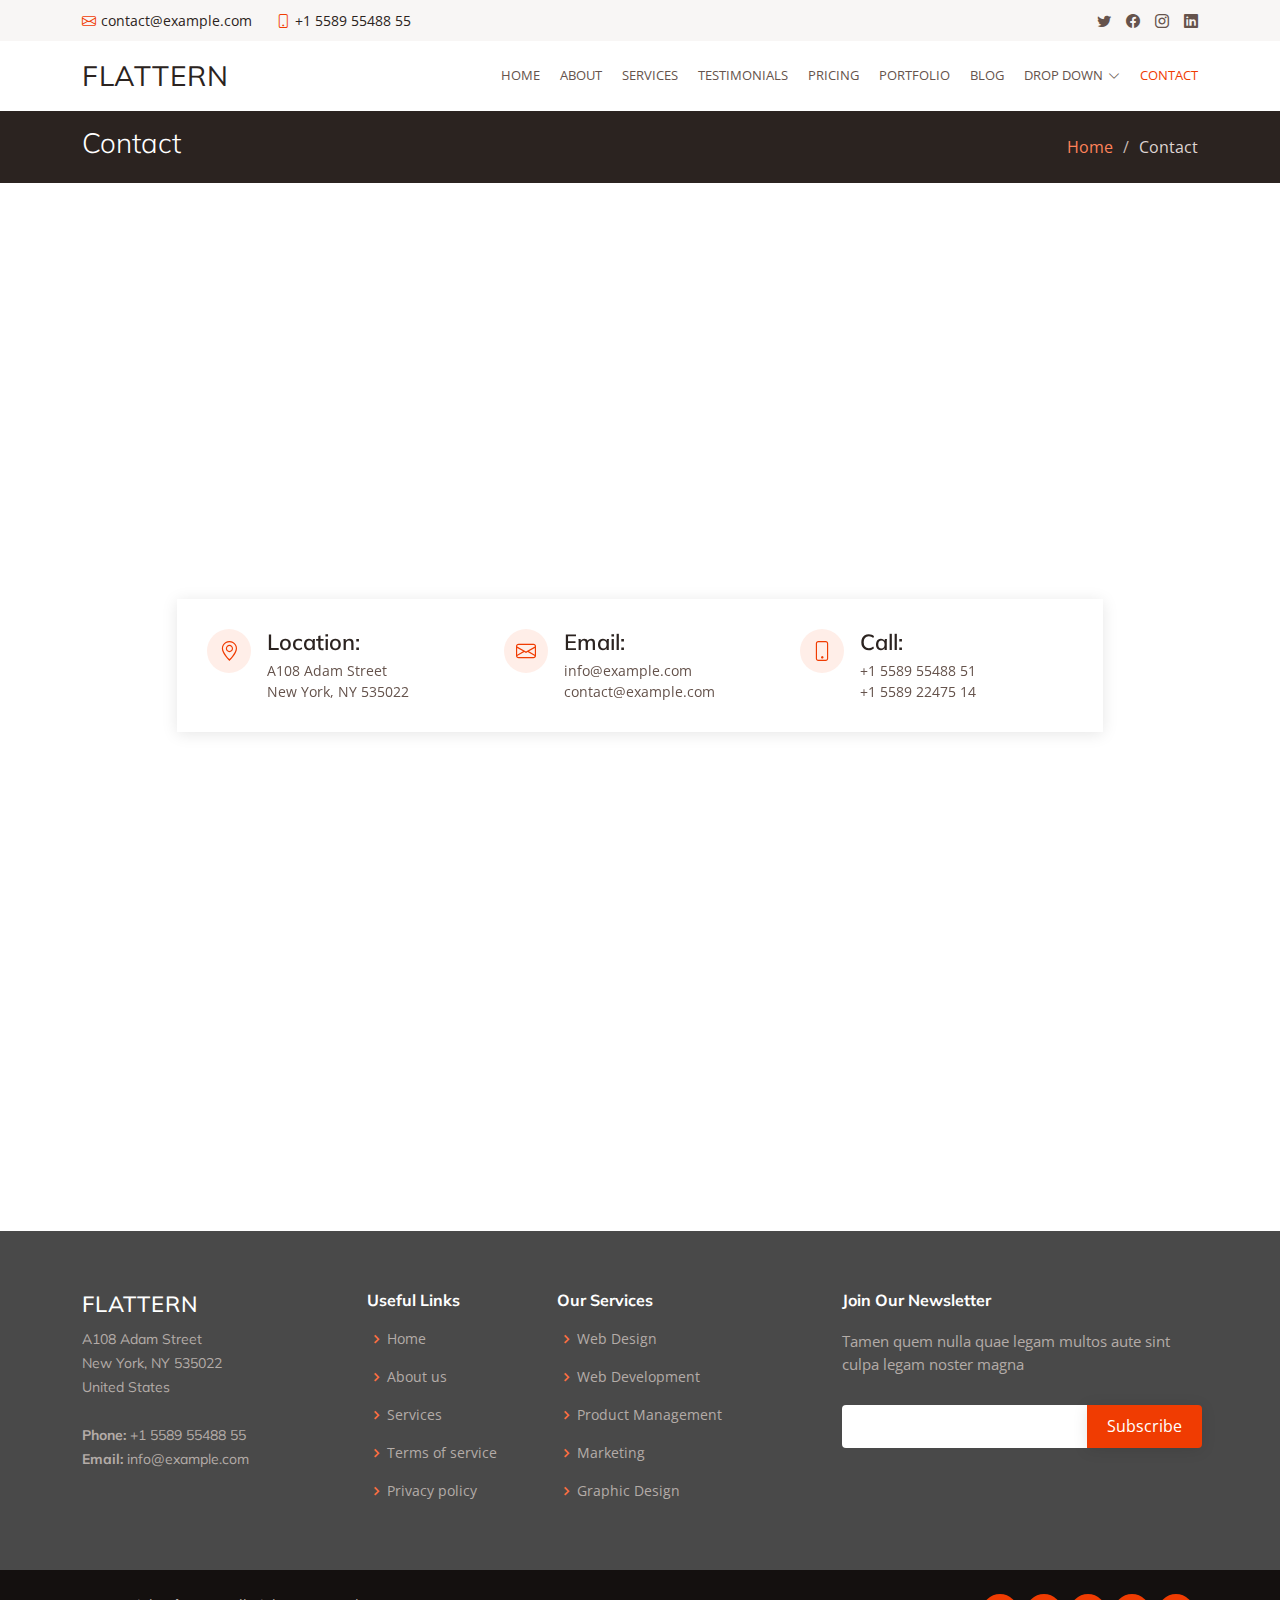
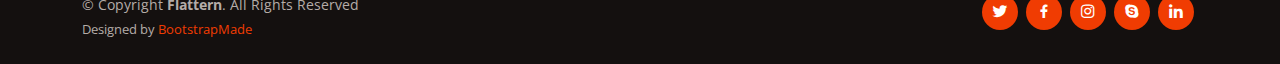
<file: contact.html>
<!DOCTYPE html>
<html lang="en">

<head>
  <meta charset="utf-8">
  <meta content="width=device-width, initial-scale=1.0" name="viewport">

  <title>Contact - Flattern Bootstrap Template</title>
  <meta content="" name="description">
  <meta content="" name="keywords">

  <!-- Favicons -->
  <link href="assets/img/favicon.png" rel="icon">
  <link href="assets/img/apple-touch-icon.png" rel="apple-touch-icon">

  <!-- Google Fonts -->
  <link href="https://fonts.googleapis.com/css?family=Open+Sans:300,300i,400,400i,600,600i,700,700i|Muli:300,300i,400,400i,500,500i,600,600i,700,700i|Poppins:300,300i,400,400i,500,500i,600,600i,700,700i" rel="stylesheet">

  <!-- Vendor CSS Files -->
  <link href="assets/vendor/animate.css/animate.min.css" rel="stylesheet">
  <link href="assets/vendor/aos/aos.css" rel="stylesheet">
  <link href="assets/vendor/bootstrap/css/bootstrap.min.css" rel="stylesheet">
  <link href="assets/vendor/bootstrap-icons/bootstrap-icons.css" rel="stylesheet">
  <link href="assets/vendor/boxicons/css/boxicons.min.css" rel="stylesheet">
  <link href="assets/vendor/glightbox/css/glightbox.min.css" rel="stylesheet">
  <link href="assets/vendor/swiper/swiper-bundle.min.css" rel="stylesheet">

  <!-- Template Main CSS File -->
  <link href="assets/css/style.css" rel="stylesheet">

  <!-- =======================================================
  * Template Name: Flattern - v4.9.1
  * Template URL: https://bootstrapmade.com/flattern-multipurpose-bootstrap-template/
  * Author: BootstrapMade.com
  * License: https://bootstrapmade.com/license/
  ======================================================== -->
</head>

<body>

  <!-- ======= Top Bar ======= -->
  <section id="topbar" class="d-flex align-items-center">
    <div class="container d-flex justify-content-center justify-content-md-between">
      <div class="contact-info d-flex align-items-center">
        <i class="bi bi-envelope d-flex align-items-center"><a href="mailto:contact@example.com">contact@example.com</a></i>
        <i class="bi bi-phone d-flex align-items-center ms-4"><span>+1 5589 55488 55</span></i>
      </div>
      <div class="social-links d-none d-md-flex align-items-center">
        <a href="#" class="twitter"><i class="bi bi-twitter"></i></a>
        <a href="#" class="facebook"><i class="bi bi-facebook"></i></a>
        <a href="#" class="instagram"><i class="bi bi-instagram"></i></a>
        <a href="#" class="linkedin"><i class="bi bi-linkedin"></i></i></a>
      </div>
    </div>
  </section>

  <!-- ======= Header ======= -->
  <header id="header" class="d-flex align-items-center">
    <div class="container d-flex justify-content-between">

      <div class="logo">
        <h1 class="text-light"><a href="index.html">Flattern</a></h1>
        <!-- Uncomment below if you prefer to use an image logo -->
        <!-- <a href="index.html"><img src="assets/img/logo.png" alt="" class="img-fluid"></a>-->
      </div>

      <nav id="navbar" class="navbar">
        <ul>
          <li><a href="index.html">Home</a></li>
          <li><a href="about.html">About</a></li>
          <li><a href="services.html">Services</a></li>
          <li><a href="testimonials.html">Testimonials</a></li>
          <li><a href="pricing.html">Pricing</a></li>
          <li><a href="portfolio.html">Portfolio</a></li>
          <li><a href="blog.html">Blog</a></li>
          <li class="dropdown"><a href="#"><span>Drop Down</span> <i class="bi bi-chevron-down"></i></a>
            <ul>
              <li><a href="#">Drop Down 1</a></li>
              <li class="dropdown"><a href="#"><span>Deep Drop Down</span> <i class="bi bi-chevron-right"></i></a>
                <ul>
                  <li><a href="#">Deep Drop Down 1</a></li>
                  <li><a href="#">Deep Drop Down 2</a></li>
                  <li><a href="#">Deep Drop Down 3</a></li>
                  <li><a href="#">Deep Drop Down 4</a></li>
                  <li><a href="#">Deep Drop Down 5</a></li>
                </ul>
              </li>
              <li><a href="#">Drop Down 2</a></li>
              <li><a href="#">Drop Down 3</a></li>
              <li><a href="#">Drop Down 4</a></li>
            </ul>
          </li>
          <li><a class="active" href="contact.html">Contact</a></li>
        </ul>
        <i class="bi bi-list mobile-nav-toggle"></i>
      </nav><!-- .navbar -->

    </div>
  </header><!-- End Header -->

  <main id="main">

    <!-- ======= Breadcrumbs ======= -->
    <section id="breadcrumbs" class="breadcrumbs">
      <div class="container">

        <div class="d-flex justify-content-between align-items-center">
          <h2>Contact</h2>
          <ol>
            <li><a href="index.html">Home</a></li>
            <li>Contact</li>
          </ol>
        </div>

      </div>
    </section><!-- End Breadcrumbs -->

    <!-- ======= Contact Section ======= -->
    <div class="map-section">
      <iframe style="border:0; width: 100%; height: 350px;" src="https://www.google.com/maps/embed?pb=!1m14!1m8!1m3!1d12097.433213460943!2d-74.0062269!3d40.7101282!3m2!1i1024!2i768!4f13.1!3m3!1m2!1s0x0%3A0xb89d1fe6bc499443!2sDowntown+Conference+Center!5e0!3m2!1smk!2sbg!4v1539943755621" frameborder="0" allowfullscreen></iframe>
    </div>

    <section id="contact" class="contact">
      <div class="container">

        <div class="row justify-content-center" data-aos="fade-up">

          <div class="col-lg-10">

            <div class="info-wrap">
              <div class="row">
                <div class="col-lg-4 info">
                  <i class="bi bi-geo-alt"></i>
                  <h4>Location:</h4>
                  <p>A108 Adam Street<br>New York, NY 535022</p>
                </div>

                <div class="col-lg-4 info mt-4 mt-lg-0">
                  <i class="bi bi-envelope"></i>
                  <h4>Email:</h4>
                  <p>info@example.com<br>contact@example.com</p>
                </div>

                <div class="col-lg-4 info mt-4 mt-lg-0">
                  <i class="bi bi-phone"></i>
                  <h4>Call:</h4>
                  <p>+1 5589 55488 51<br>+1 5589 22475 14</p>
                </div>
              </div>
            </div>

          </div>

        </div>

        <div class="row mt-5 justify-content-center" data-aos="fade-up">
          <div class="col-lg-10">
            <form action="forms/contact.php" method="post" role="form" class="php-email-form">
              <div class="row">
                <div class="col-md-6 form-group">
                  <input type="text" name="name" class="form-control" id="name" placeholder="Your Name" required>
                </div>
                <div class="col-md-6 form-group mt-3 mt-md-0">
                  <input type="email" class="form-control" name="email" id="email" placeholder="Your Email" required>
                </div>
              </div>
              <div class="form-group mt-3">
                <input type="text" class="form-control" name="subject" id="subject" placeholder="Subject" required>
              </div>
              <div class="form-group mt-3">
                <textarea class="form-control" name="message" rows="5" placeholder="Message" required></textarea>
              </div>
              <div class="my-3">
                <div class="loading">Loading</div>
                <div class="error-message"></div>
                <div class="sent-message">Your message has been sent. Thank you!</div>
              </div>
              <div class="text-center"><button type="submit">Send Message</button></div>
            </form>
          </div>

        </div>

      </div>
    </section><!-- End Contact Section -->

  </main><!-- End #main -->

  <!-- ======= Footer ======= -->
  <footer id="footer">

    <div class="footer-top">
      <div class="container">
        <div class="row">

          <div class="col-lg-3 col-md-6 footer-contact">
            <h3>Flattern</h3>
            <p>
              A108 Adam Street <br>
              New York, NY 535022<br>
              United States <br><br>
              <strong>Phone:</strong> +1 5589 55488 55<br>
              <strong>Email:</strong> info@example.com<br>
            </p>
          </div>

          <div class="col-lg-2 col-md-6 footer-links">
            <h4>Useful Links</h4>
            <ul>
              <li><i class="bx bx-chevron-right"></i> <a href="#">Home</a></li>
              <li><i class="bx bx-chevron-right"></i> <a href="#">About us</a></li>
              <li><i class="bx bx-chevron-right"></i> <a href="#">Services</a></li>
              <li><i class="bx bx-chevron-right"></i> <a href="#">Terms of service</a></li>
              <li><i class="bx bx-chevron-right"></i> <a href="#">Privacy policy</a></li>
            </ul>
          </div>

          <div class="col-lg-3 col-md-6 footer-links">
            <h4>Our Services</h4>
            <ul>
              <li><i class="bx bx-chevron-right"></i> <a href="#">Web Design</a></li>
              <li><i class="bx bx-chevron-right"></i> <a href="#">Web Development</a></li>
              <li><i class="bx bx-chevron-right"></i> <a href="#">Product Management</a></li>
              <li><i class="bx bx-chevron-right"></i> <a href="#">Marketing</a></li>
              <li><i class="bx bx-chevron-right"></i> <a href="#">Graphic Design</a></li>
            </ul>
          </div>

          <div class="col-lg-4 col-md-6 footer-newsletter">
            <h4>Join Our Newsletter</h4>
            <p>Tamen quem nulla quae legam multos aute sint culpa legam noster magna</p>
            <form action="" method="post">
              <input type="email" name="email"><input type="submit" value="Subscribe">
            </form>
          </div>

        </div>
      </div>
    </div>

    <div class="container d-md-flex py-4">

      <div class="me-md-auto text-center text-md-start">
        <div class="copyright">
          &copy; Copyright <strong><span>Flattern</span></strong>. All Rights Reserved
        </div>
        <div class="credits">
          <!-- All the links in the footer should remain intact. -->
          <!-- You can delete the links only if you purchased the pro version. -->
          <!-- Licensing information: https://bootstrapmade.com/license/ -->
          <!-- Purchase the pro version with working PHP/AJAX contact form: https://bootstrapmade.com/flattern-multipurpose-bootstrap-template/ -->
          Designed by <a href="https://bootstrapmade.com/">BootstrapMade</a>
        </div>
      </div>
      <div class="social-links text-center text-md-right pt-3 pt-md-0">
        <a href="#" class="twitter"><i class="bx bxl-twitter"></i></a>
        <a href="#" class="facebook"><i class="bx bxl-facebook"></i></a>
        <a href="#" class="instagram"><i class="bx bxl-instagram"></i></a>
        <a href="#" class="google-plus"><i class="bx bxl-skype"></i></a>
        <a href="#" class="linkedin"><i class="bx bxl-linkedin"></i></a>
      </div>
    </div>
  </footer><!-- End Footer -->

  <a href="#" class="back-to-top d-flex align-items-center justify-content-center"><i class="bi bi-arrow-up-short"></i></a>

  <!-- Vendor JS Files -->
  <script src="assets/vendor/aos/aos.js"></script>
  <script src="assets/vendor/bootstrap/js/bootstrap.bundle.min.js"></script>
  <script src="assets/vendor/glightbox/js/glightbox.min.js"></script>
  <script src="assets/vendor/isotope-layout/isotope.pkgd.min.js"></script>
  <script src="assets/vendor/swiper/swiper-bundle.min.js"></script>
  <script src="assets/vendor/waypoints/noframework.waypoints.js"></script>
  <script src="assets/vendor/php-email-form/validate.js"></script>

  <!-- Template Main JS File -->
  <script src="assets/js/main.js"></script>

</body>

</html>
</file>
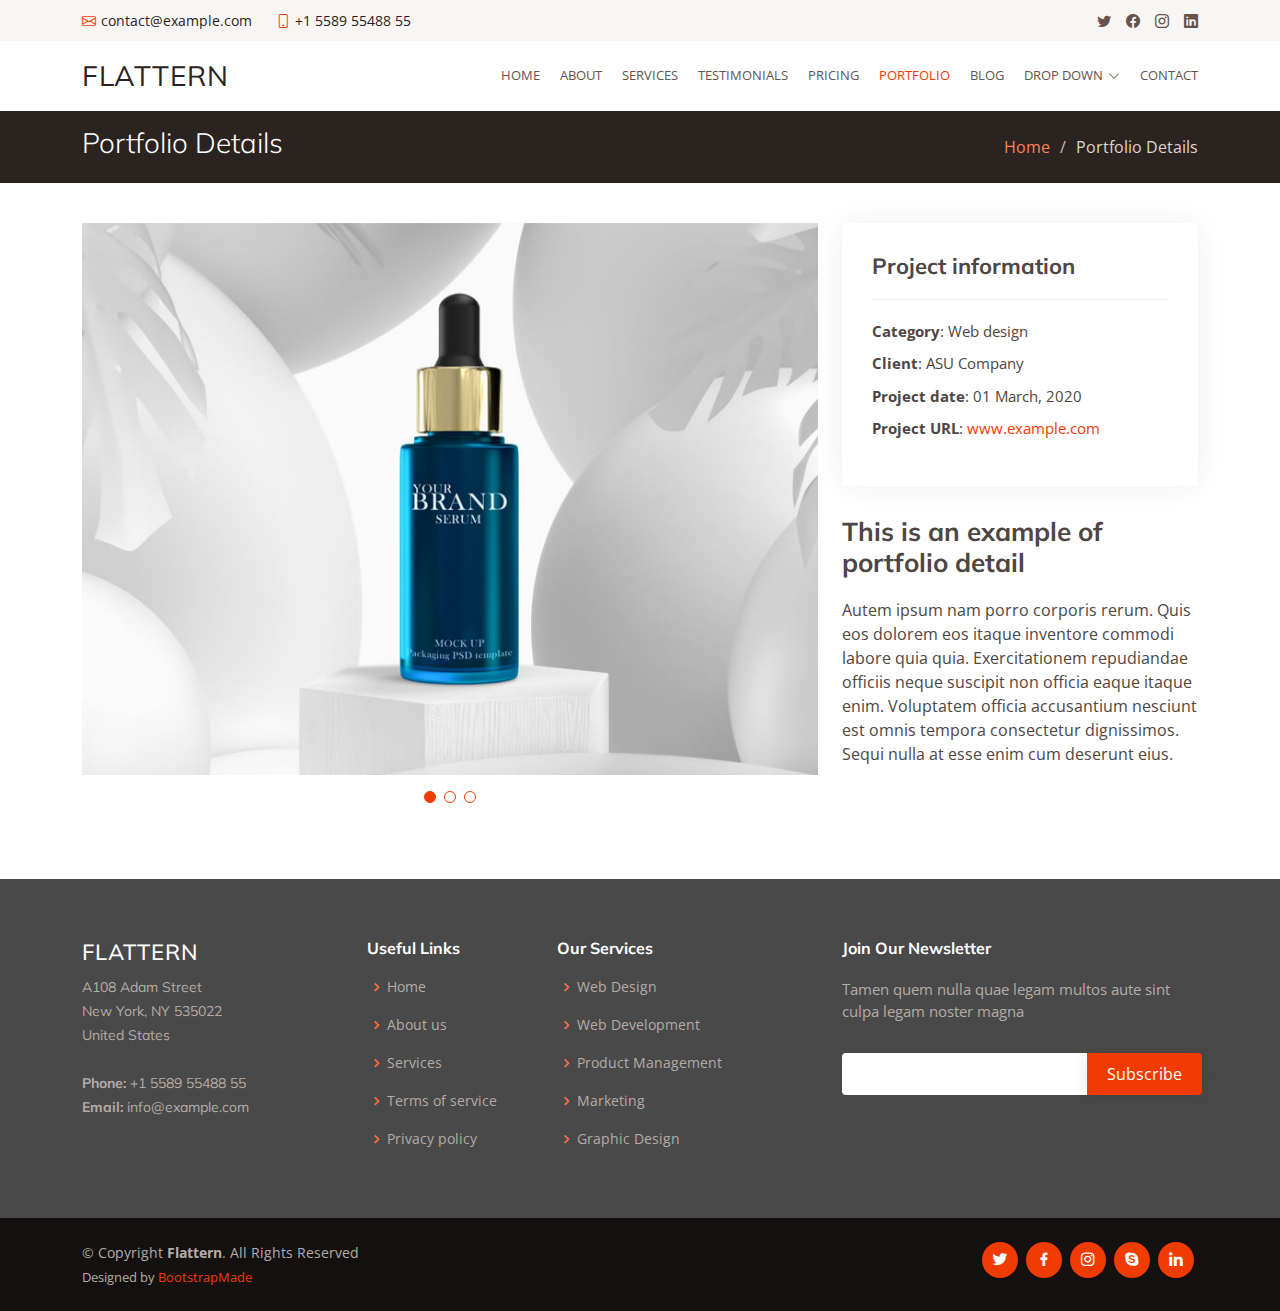
<file: portfolio-details.html>
<!DOCTYPE html>
<html lang="en">

<head>
  <meta charset="utf-8">
  <meta content="width=device-width, initial-scale=1.0" name="viewport">

  <title>Portfolio Details - Flattern Bootstrap Template</title>
  <meta content="" name="description">
  <meta content="" name="keywords">

  <!-- Favicons -->
  <link href="assets/img/favicon.png" rel="icon">
  <link href="assets/img/apple-touch-icon.png" rel="apple-touch-icon">

  <!-- Google Fonts -->
  <link href="https://fonts.googleapis.com/css?family=Open+Sans:300,300i,400,400i,600,600i,700,700i|Muli:300,300i,400,400i,500,500i,600,600i,700,700i|Poppins:300,300i,400,400i,500,500i,600,600i,700,700i" rel="stylesheet">

  <!-- Vendor CSS Files -->
  <link href="assets/vendor/animate.css/animate.min.css" rel="stylesheet">
  <link href="assets/vendor/aos/aos.css" rel="stylesheet">
  <link href="assets/vendor/bootstrap/css/bootstrap.min.css" rel="stylesheet">
  <link href="assets/vendor/bootstrap-icons/bootstrap-icons.css" rel="stylesheet">
  <link href="assets/vendor/boxicons/css/boxicons.min.css" rel="stylesheet">
  <link href="assets/vendor/glightbox/css/glightbox.min.css" rel="stylesheet">
  <link href="assets/vendor/swiper/swiper-bundle.min.css" rel="stylesheet">

  <!-- Template Main CSS File -->
  <link href="assets/css/style.css" rel="stylesheet">

  <!-- =======================================================
  * Template Name: Flattern - v4.9.1
  * Template URL: https://bootstrapmade.com/flattern-multipurpose-bootstrap-template/
  * Author: BootstrapMade.com
  * License: https://bootstrapmade.com/license/
  ======================================================== -->
</head>

<body>

  <!-- ======= Top Bar ======= -->
  <section id="topbar" class="d-flex align-items-center">
    <div class="container d-flex justify-content-center justify-content-md-between">
      <div class="contact-info d-flex align-items-center">
        <i class="bi bi-envelope d-flex align-items-center"><a href="mailto:contact@example.com">contact@example.com</a></i>
        <i class="bi bi-phone d-flex align-items-center ms-4"><span>+1 5589 55488 55</span></i>
      </div>
      <div class="social-links d-none d-md-flex align-items-center">
        <a href="#" class="twitter"><i class="bi bi-twitter"></i></a>
        <a href="#" class="facebook"><i class="bi bi-facebook"></i></a>
        <a href="#" class="instagram"><i class="bi bi-instagram"></i></a>
        <a href="#" class="linkedin"><i class="bi bi-linkedin"></i></i></a>
      </div>
    </div>
  </section>

  <!-- ======= Header ======= -->
  <header id="header" class="d-flex align-items-center">
    <div class="container d-flex justify-content-between">

      <div class="logo">
        <h1 class="text-light"><a href="index.html">Flattern</a></h1>
        <!-- Uncomment below if you prefer to use an image logo -->
        <!-- <a href="index.html"><img src="assets/img/logo.png" alt="" class="img-fluid"></a>-->
      </div>

      <nav id="navbar" class="navbar">
        <ul>
          <li><a href="index.html">Home</a></li>
          <li><a href="about.html">About</a></li>
          <li><a href="services.html">Services</a></li>
          <li><a href="testimonials.html">Testimonials</a></li>
          <li><a href="pricing.html">Pricing</a></li>
          <li><a class="active" href="portfolio.html">Portfolio</a></li>
          <li><a href="blog.html">Blog</a></li>
          <li class="dropdown"><a href="#"><span>Drop Down</span> <i class="bi bi-chevron-down"></i></a>
            <ul>
              <li><a href="#">Drop Down 1</a></li>
              <li class="dropdown"><a href="#"><span>Deep Drop Down</span> <i class="bi bi-chevron-right"></i></a>
                <ul>
                  <li><a href="#">Deep Drop Down 1</a></li>
                  <li><a href="#">Deep Drop Down 2</a></li>
                  <li><a href="#">Deep Drop Down 3</a></li>
                  <li><a href="#">Deep Drop Down 4</a></li>
                  <li><a href="#">Deep Drop Down 5</a></li>
                </ul>
              </li>
              <li><a href="#">Drop Down 2</a></li>
              <li><a href="#">Drop Down 3</a></li>
              <li><a href="#">Drop Down 4</a></li>
            </ul>
          </li>
          <li><a href="contact.html">Contact</a></li>
        </ul>
        <i class="bi bi-list mobile-nav-toggle"></i>
      </nav><!-- .navbar -->

    </div>
  </header><!-- End Header -->

  <main id="main">

    <!-- ======= Breadcrumbs ======= -->
    <section id="breadcrumbs" class="breadcrumbs">
      <div class="container">

        <div class="d-flex justify-content-between align-items-center">
          <h2>Portfolio Details</h2>
          <ol>
            <li><a href="index.html">Home</a></li>
            <li>Portfolio Details</li>
          </ol>
        </div>

      </div>
    </section><!-- End Breadcrumbs -->

    <!-- ======= Portfolio Details Section ======= -->
    <section id="portfolio-details" class="portfolio-details">
      <div class="container">

        <div class="row gy-4">

          <div class="col-lg-8">
            <div class="portfolio-details-slider swiper">
              <div class="swiper-wrapper align-items-center">

                <div class="swiper-slide">
                  <img src="assets/img/portfolio/portfolio-1.jpg" alt="">
                </div>

                <div class="swiper-slide">
                  <img src="assets/img/portfolio/portfolio-2.jpg" alt="">
                </div>

                <div class="swiper-slide">
                  <img src="assets/img/portfolio/portfolio-3.jpg" alt="">
                </div>

              </div>
              <div class="swiper-pagination"></div>
            </div>
          </div>

          <div class="col-lg-4">
            <div class="portfolio-info">
              <h3>Project information</h3>
              <ul>
                <li><strong>Category</strong>: Web design</li>
                <li><strong>Client</strong>: ASU Company</li>
                <li><strong>Project date</strong>: 01 March, 2020</li>
                <li><strong>Project URL</strong>: <a href="#">www.example.com</a></li>
              </ul>
            </div>
            <div class="portfolio-description">
              <h2>This is an example of portfolio detail</h2>
              <p>
                Autem ipsum nam porro corporis rerum. Quis eos dolorem eos itaque inventore commodi labore quia quia. Exercitationem repudiandae officiis neque suscipit non officia eaque itaque enim. Voluptatem officia accusantium nesciunt est omnis tempora consectetur dignissimos. Sequi nulla at esse enim cum deserunt eius.
              </p>
            </div>
          </div>

        </div>

      </div>
    </section><!-- End Portfolio Details Section -->

  </main><!-- End #main -->

  <!-- ======= Footer ======= -->
  <footer id="footer">

    <div class="footer-top">
      <div class="container">
        <div class="row">

          <div class="col-lg-3 col-md-6 footer-contact">
            <h3>Flattern</h3>
            <p>
              A108 Adam Street <br>
              New York, NY 535022<br>
              United States <br><br>
              <strong>Phone:</strong> +1 5589 55488 55<br>
              <strong>Email:</strong> info@example.com<br>
            </p>
          </div>

          <div class="col-lg-2 col-md-6 footer-links">
            <h4>Useful Links</h4>
            <ul>
              <li><i class="bx bx-chevron-right"></i> <a href="#">Home</a></li>
              <li><i class="bx bx-chevron-right"></i> <a href="#">About us</a></li>
              <li><i class="bx bx-chevron-right"></i> <a href="#">Services</a></li>
              <li><i class="bx bx-chevron-right"></i> <a href="#">Terms of service</a></li>
              <li><i class="bx bx-chevron-right"></i> <a href="#">Privacy policy</a></li>
            </ul>
          </div>

          <div class="col-lg-3 col-md-6 footer-links">
            <h4>Our Services</h4>
            <ul>
              <li><i class="bx bx-chevron-right"></i> <a href="#">Web Design</a></li>
              <li><i class="bx bx-chevron-right"></i> <a href="#">Web Development</a></li>
              <li><i class="bx bx-chevron-right"></i> <a href="#">Product Management</a></li>
              <li><i class="bx bx-chevron-right"></i> <a href="#">Marketing</a></li>
              <li><i class="bx bx-chevron-right"></i> <a href="#">Graphic Design</a></li>
            </ul>
          </div>

          <div class="col-lg-4 col-md-6 footer-newsletter">
            <h4>Join Our Newsletter</h4>
            <p>Tamen quem nulla quae legam multos aute sint culpa legam noster magna</p>
            <form action="" method="post">
              <input type="email" name="email"><input type="submit" value="Subscribe">
            </form>
          </div>

        </div>
      </div>
    </div>

    <div class="container d-md-flex py-4">

      <div class="me-md-auto text-center text-md-start">
        <div class="copyright">
          &copy; Copyright <strong><span>Flattern</span></strong>. All Rights Reserved
        </div>
        <div class="credits">
          <!-- All the links in the footer should remain intact. -->
          <!-- You can delete the links only if you purchased the pro version. -->
          <!-- Licensing information: https://bootstrapmade.com/license/ -->
          <!-- Purchase the pro version with working PHP/AJAX contact form: https://bootstrapmade.com/flattern-multipurpose-bootstrap-template/ -->
          Designed by <a href="https://bootstrapmade.com/">BootstrapMade</a>
        </div>
      </div>
      <div class="social-links text-center text-md-right pt-3 pt-md-0">
        <a href="#" class="twitter"><i class="bx bxl-twitter"></i></a>
        <a href="#" class="facebook"><i class="bx bxl-facebook"></i></a>
        <a href="#" class="instagram"><i class="bx bxl-instagram"></i></a>
        <a href="#" class="google-plus"><i class="bx bxl-skype"></i></a>
        <a href="#" class="linkedin"><i class="bx bxl-linkedin"></i></a>
      </div>
    </div>
  </footer><!-- End Footer -->

  <a href="#" class="back-to-top d-flex align-items-center justify-content-center"><i class="bi bi-arrow-up-short"></i></a>

  <!-- Vendor JS Files -->
  <script src="assets/vendor/aos/aos.js"></script>
  <script src="assets/vendor/bootstrap/js/bootstrap.bundle.min.js"></script>
  <script src="assets/vendor/glightbox/js/glightbox.min.js"></script>
  <script src="assets/vendor/isotope-layout/isotope.pkgd.min.js"></script>
  <script src="assets/vendor/swiper/swiper-bundle.min.js"></script>
  <script src="assets/vendor/waypoints/noframework.waypoints.js"></script>
  <script src="assets/vendor/php-email-form/validate.js"></script>

  <!-- Template Main JS File -->
  <script src="assets/js/main.js"></script>

</body>

</html>
</file>
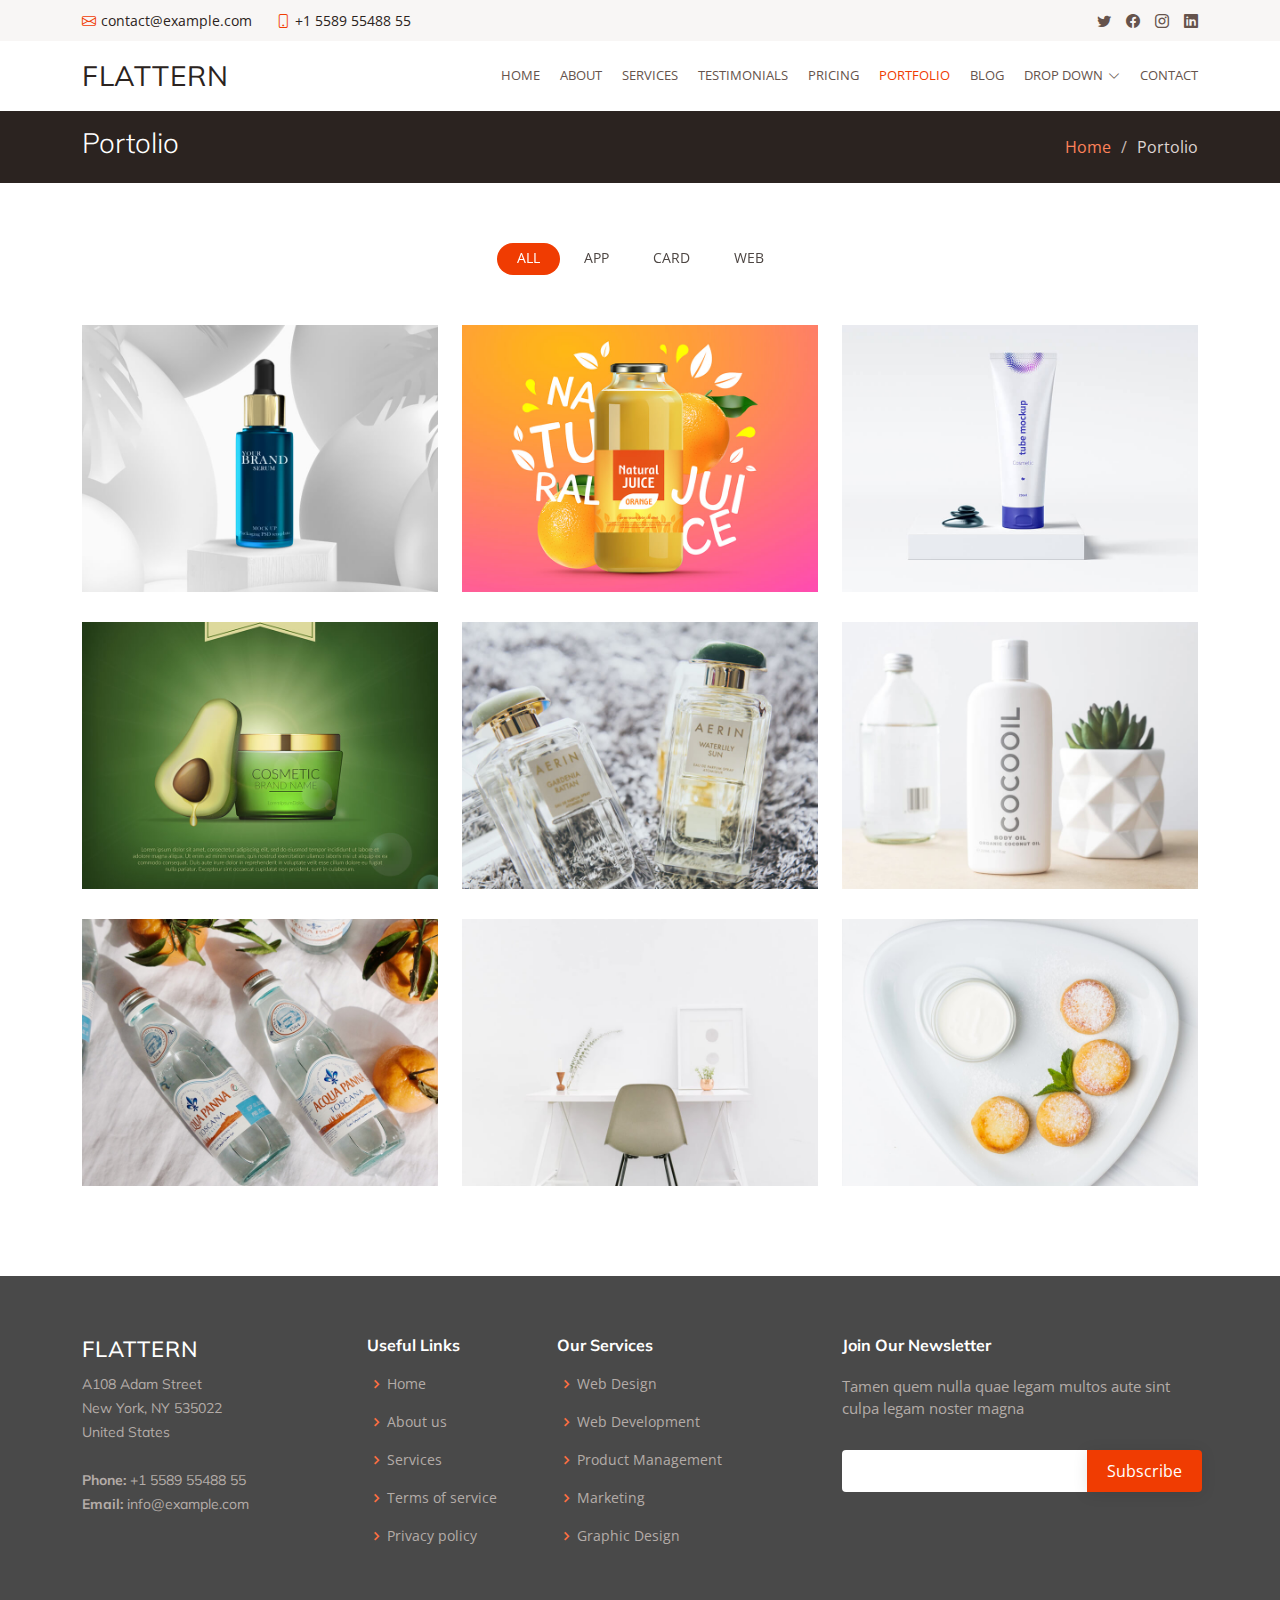
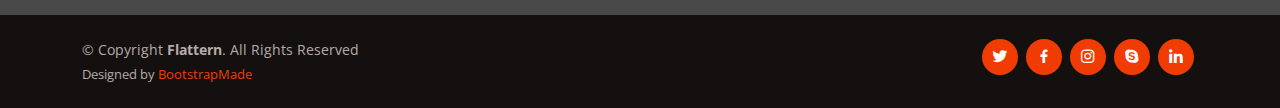
<file: portfolio.html>
<!DOCTYPE html>
<html lang="en">

<head>
  <meta charset="utf-8">
  <meta content="width=device-width, initial-scale=1.0" name="viewport">

  <title>Portfolio - Flattern Bootstrap Template</title>
  <meta content="" name="description">
  <meta content="" name="keywords">

  <!-- Favicons -->
  <link href="assets/img/favicon.png" rel="icon">
  <link href="assets/img/apple-touch-icon.png" rel="apple-touch-icon">

  <!-- Google Fonts -->
  <link href="https://fonts.googleapis.com/css?family=Open+Sans:300,300i,400,400i,600,600i,700,700i|Muli:300,300i,400,400i,500,500i,600,600i,700,700i|Poppins:300,300i,400,400i,500,500i,600,600i,700,700i" rel="stylesheet">

  <!-- Vendor CSS Files -->
  <link href="assets/vendor/animate.css/animate.min.css" rel="stylesheet">
  <link href="assets/vendor/aos/aos.css" rel="stylesheet">
  <link href="assets/vendor/bootstrap/css/bootstrap.min.css" rel="stylesheet">
  <link href="assets/vendor/bootstrap-icons/bootstrap-icons.css" rel="stylesheet">
  <link href="assets/vendor/boxicons/css/boxicons.min.css" rel="stylesheet">
  <link href="assets/vendor/glightbox/css/glightbox.min.css" rel="stylesheet">
  <link href="assets/vendor/swiper/swiper-bundle.min.css" rel="stylesheet">

  <!-- Template Main CSS File -->
  <link href="assets/css/style.css" rel="stylesheet">

  <!-- =======================================================
  * Template Name: Flattern - v4.9.1
  * Template URL: https://bootstrapmade.com/flattern-multipurpose-bootstrap-template/
  * Author: BootstrapMade.com
  * License: https://bootstrapmade.com/license/
  ======================================================== -->
</head>

<body>

  <!-- ======= Top Bar ======= -->
  <section id="topbar" class="d-flex align-items-center">
    <div class="container d-flex justify-content-center justify-content-md-between">
      <div class="contact-info d-flex align-items-center">
        <i class="bi bi-envelope d-flex align-items-center"><a href="mailto:contact@example.com">contact@example.com</a></i>
        <i class="bi bi-phone d-flex align-items-center ms-4"><span>+1 5589 55488 55</span></i>
      </div>
      <div class="social-links d-none d-md-flex align-items-center">
        <a href="#" class="twitter"><i class="bi bi-twitter"></i></a>
        <a href="#" class="facebook"><i class="bi bi-facebook"></i></a>
        <a href="#" class="instagram"><i class="bi bi-instagram"></i></a>
        <a href="#" class="linkedin"><i class="bi bi-linkedin"></i></i></a>
      </div>
    </div>
  </section>

  <!-- ======= Header ======= -->
  <header id="header" class="d-flex align-items-center">
    <div class="container d-flex justify-content-between">

      <div class="logo">
        <h1 class="text-light"><a href="index.html">Flattern</a></h1>
        <!-- Uncomment below if you prefer to use an image logo -->
        <!-- <a href="index.html"><img src="assets/img/logo.png" alt="" class="img-fluid"></a>-->
      </div>

      <nav id="navbar" class="navbar">
        <ul>
          <li><a href="index.html">Home</a></li>
          <li><a href="about.html">About</a></li>
          <li><a href="services.html">Services</a></li>
          <li><a href="testimonials.html">Testimonials</a></li>
          <li><a href="pricing.html">Pricing</a></li>
          <li><a class="active" href="portfolio.html">Portfolio</a></li>
          <li><a href="blog.html">Blog</a></li>
          <li class="dropdown"><a href="#"><span>Drop Down</span> <i class="bi bi-chevron-down"></i></a>
            <ul>
              <li><a href="#">Drop Down 1</a></li>
              <li class="dropdown"><a href="#"><span>Deep Drop Down</span> <i class="bi bi-chevron-right"></i></a>
                <ul>
                  <li><a href="#">Deep Drop Down 1</a></li>
                  <li><a href="#">Deep Drop Down 2</a></li>
                  <li><a href="#">Deep Drop Down 3</a></li>
                  <li><a href="#">Deep Drop Down 4</a></li>
                  <li><a href="#">Deep Drop Down 5</a></li>
                </ul>
              </li>
              <li><a href="#">Drop Down 2</a></li>
              <li><a href="#">Drop Down 3</a></li>
              <li><a href="#">Drop Down 4</a></li>
            </ul>
          </li>
          <li><a href="contact.html">Contact</a></li>
        </ul>
        <i class="bi bi-list mobile-nav-toggle"></i>
      </nav><!-- .navbar -->

    </div>
  </header><!-- End Header -->

  <main id="main">

    <!-- ======= Breadcrumbs ======= -->
    <section id="breadcrumbs" class="breadcrumbs">
      <div class="container">

        <div class="d-flex justify-content-between align-items-center">
          <h2>Portolio</h2>
          <ol>
            <li><a href="index.html">Home</a></li>
            <li>Portolio</li>
          </ol>
        </div>

      </div>
    </section><!-- End Breadcrumbs -->

    <!-- ======= Portfolio Section ======= -->
    <section id="portfolio" class="portfolio">
      <div class="container">

        <div class="row" data-aos="fade-up">
          <div class="col-lg-12 d-flex justify-content-center">
            <ul id="portfolio-flters">
              <li data-filter="*" class="filter-active">All</li>
              <li data-filter=".filter-app">App</li>
              <li data-filter=".filter-card">Card</li>
              <li data-filter=".filter-web">Web</li>
            </ul>
          </div>
        </div>

        <div class="row portfolio-container" data-aos="fade-up">

          <div class="col-lg-4 col-md-6 portfolio-item filter-app">
            <img src="assets/img/portfolio/portfolio-1.jpg" class="img-fluid" alt="">
            <div class="portfolio-info">
              <h4>App 1</h4>
              <p>App</p>
              <a href="assets/img/portfolio/portfolio-1.jpg" data-gallery="portfolioGallery" class="portfolio-lightbox preview-link" title="App 1"><i class="bx bx-plus"></i></a>
              <a href="portfolio-details.html" class="details-link" title="More Details"><i class="bx bx-link"></i></a>
            </div>
          </div>

          <div class="col-lg-4 col-md-6 portfolio-item filter-web">
            <img src="assets/img/portfolio/portfolio-2.jpg" class="img-fluid" alt="">
            <div class="portfolio-info">
              <h4>Web 3</h4>
              <p>Web</p>
              <a href="assets/img/portfolio/portfolio-2.jpg" data-gallery="portfolioGallery" class="portfolio-lightbox preview-link" title="Web 3"><i class="bx bx-plus"></i></a>
              <a href="portfolio-details.html" class="details-link" title="More Details"><i class="bx bx-link"></i></a>
            </div>
          </div>

          <div class="col-lg-4 col-md-6 portfolio-item filter-app">
            <img src="assets/img/portfolio/portfolio-3.jpg" class="img-fluid" alt="">
            <div class="portfolio-info">
              <h4>App 2</h4>
              <p>App</p>
              <a href="assets/img/portfolio/portfolio-3.jpg" data-gallery="portfolioGallery" class="portfolio-lightbox preview-link" title="App 2"><i class="bx bx-plus"></i></a>
              <a href="portfolio-details.html" class="details-link" title="More Details"><i class="bx bx-link"></i></a>
            </div>
          </div>

          <div class="col-lg-4 col-md-6 portfolio-item filter-card">
            <img src="assets/img/portfolio/portfolio-4.jpg" class="img-fluid" alt="">
            <div class="portfolio-info">
              <h4>Card 2</h4>
              <p>Card</p>
              <a href="assets/img/portfolio/portfolio-4.jpg" data-gallery="portfolioGallery" class="portfolio-lightbox preview-link" title="Card 2"><i class="bx bx-plus"></i></a>
              <a href="portfolio-details.html" class="details-link" title="More Details"><i class="bx bx-link"></i></a>
            </div>
          </div>

          <div class="col-lg-4 col-md-6 portfolio-item filter-web">
            <img src="assets/img/portfolio/portfolio-5.jpg" class="img-fluid" alt="">
            <div class="portfolio-info">
              <h4>Web 2</h4>
              <p>Web</p>
              <a href="assets/img/portfolio/portfolio-5.jpg" data-gallery="portfolioGallery" class="portfolio-lightbox preview-link" title="Web 2"><i class="bx bx-plus"></i></a>
              <a href="portfolio-details.html" class="details-link" title="More Details"><i class="bx bx-link"></i></a>
            </div>
          </div>

          <div class="col-lg-4 col-md-6 portfolio-item filter-app">
            <img src="assets/img/portfolio/portfolio-6.jpg" class="img-fluid" alt="">
            <div class="portfolio-info">
              <h4>App 3</h4>
              <p>App</p>
              <a href="assets/img/portfolio/portfolio-6.jpg" data-gallery="portfolioGallery" class="portfolio-lightbox preview-link" title="App 3"><i class="bx bx-plus"></i></a>
              <a href="portfolio-details.html" class="details-link" title="More Details"><i class="bx bx-link"></i></a>
            </div>
          </div>

          <div class="col-lg-4 col-md-6 portfolio-item filter-card">
            <img src="assets/img/portfolio/portfolio-7.jpg" class="img-fluid" alt="">
            <div class="portfolio-info">
              <h4>Card 1</h4>
              <p>Card</p>
              <a href="assets/img/portfolio/portfolio-7.jpg" data-gallery="portfolioGallery" class="portfolio-lightbox preview-link" title="Card 1"><i class="bx bx-plus"></i></a>
              <a href="portfolio-details.html" class="details-link" title="More Details"><i class="bx bx-link"></i></a>
            </div>
          </div>

          <div class="col-lg-4 col-md-6 portfolio-item filter-card">
            <img src="assets/img/portfolio/portfolio-8.jpg" class="img-fluid" alt="">
            <div class="portfolio-info">
              <h4>Card 3</h4>
              <p>Card</p>
              <a href="assets/img/portfolio/portfolio-8.jpg" data-gallery="portfolioGallery" class="portfolio-lightbox preview-link" title="Card 3"><i class="bx bx-plus"></i></a>
              <a href="portfolio-details.html" class="details-link" title="More Details"><i class="bx bx-link"></i></a>
            </div>
          </div>

          <div class="col-lg-4 col-md-6 portfolio-item filter-web">
            <img src="assets/img/portfolio/portfolio-9.jpg" class="img-fluid" alt="">
            <div class="portfolio-info">
              <h4>Web 3</h4>
              <p>Web</p>
              <a href="assets/img/portfolio/portfolio-9.jpg" data-gallery="portfolioGallery" class="portfolio-lightbox preview-link" title="Web 3"><i class="bx bx-plus"></i></a>
              <a href="portfolio-details.html" class="details-link" title="More Details"><i class="bx bx-link"></i></a>
            </div>
          </div>

        </div>

      </div>
    </section><!-- End Portfolio Section -->

  </main><!-- End #main -->

  <!-- ======= Footer ======= -->
  <footer id="footer">

    <div class="footer-top">
      <div class="container">
        <div class="row">

          <div class="col-lg-3 col-md-6 footer-contact">
            <h3>Flattern</h3>
            <p>
              A108 Adam Street <br>
              New York, NY 535022<br>
              United States <br><br>
              <strong>Phone:</strong> +1 5589 55488 55<br>
              <strong>Email:</strong> info@example.com<br>
            </p>
          </div>

          <div class="col-lg-2 col-md-6 footer-links">
            <h4>Useful Links</h4>
            <ul>
              <li><i class="bx bx-chevron-right"></i> <a href="#">Home</a></li>
              <li><i class="bx bx-chevron-right"></i> <a href="#">About us</a></li>
              <li><i class="bx bx-chevron-right"></i> <a href="#">Services</a></li>
              <li><i class="bx bx-chevron-right"></i> <a href="#">Terms of service</a></li>
              <li><i class="bx bx-chevron-right"></i> <a href="#">Privacy policy</a></li>
            </ul>
          </div>

          <div class="col-lg-3 col-md-6 footer-links">
            <h4>Our Services</h4>
            <ul>
              <li><i class="bx bx-chevron-right"></i> <a href="#">Web Design</a></li>
              <li><i class="bx bx-chevron-right"></i> <a href="#">Web Development</a></li>
              <li><i class="bx bx-chevron-right"></i> <a href="#">Product Management</a></li>
              <li><i class="bx bx-chevron-right"></i> <a href="#">Marketing</a></li>
              <li><i class="bx bx-chevron-right"></i> <a href="#">Graphic Design</a></li>
            </ul>
          </div>

          <div class="col-lg-4 col-md-6 footer-newsletter">
            <h4>Join Our Newsletter</h4>
            <p>Tamen quem nulla quae legam multos aute sint culpa legam noster magna</p>
            <form action="" method="post">
              <input type="email" name="email"><input type="submit" value="Subscribe">
            </form>
          </div>

        </div>
      </div>
    </div>

    <div class="container d-md-flex py-4">

      <div class="me-md-auto text-center text-md-start">
        <div class="copyright">
          &copy; Copyright <strong><span>Flattern</span></strong>. All Rights Reserved
        </div>
        <div class="credits">
          <!-- All the links in the footer should remain intact. -->
          <!-- You can delete the links only if you purchased the pro version. -->
          <!-- Licensing information: https://bootstrapmade.com/license/ -->
          <!-- Purchase the pro version with working PHP/AJAX contact form: https://bootstrapmade.com/flattern-multipurpose-bootstrap-template/ -->
          Designed by <a href="https://bootstrapmade.com/">BootstrapMade</a>
        </div>
      </div>
      <div class="social-links text-center text-md-right pt-3 pt-md-0">
        <a href="#" class="twitter"><i class="bx bxl-twitter"></i></a>
        <a href="#" class="facebook"><i class="bx bxl-facebook"></i></a>
        <a href="#" class="instagram"><i class="bx bxl-instagram"></i></a>
        <a href="#" class="google-plus"><i class="bx bxl-skype"></i></a>
        <a href="#" class="linkedin"><i class="bx bxl-linkedin"></i></a>
      </div>
    </div>
  </footer><!-- End Footer -->

  <a href="#" class="back-to-top d-flex align-items-center justify-content-center"><i class="bi bi-arrow-up-short"></i></a>

  <!-- Vendor JS Files -->
  <script src="assets/vendor/aos/aos.js"></script>
  <script src="assets/vendor/bootstrap/js/bootstrap.bundle.min.js"></script>
  <script src="assets/vendor/glightbox/js/glightbox.min.js"></script>
  <script src="assets/vendor/isotope-layout/isotope.pkgd.min.js"></script>
  <script src="assets/vendor/swiper/swiper-bundle.min.js"></script>
  <script src="assets/vendor/waypoints/noframework.waypoints.js"></script>
  <script src="assets/vendor/php-email-form/validate.js"></script>

  <!-- Template Main JS File -->
  <script src="assets/js/main.js"></script>

</body>

</html>
</file>
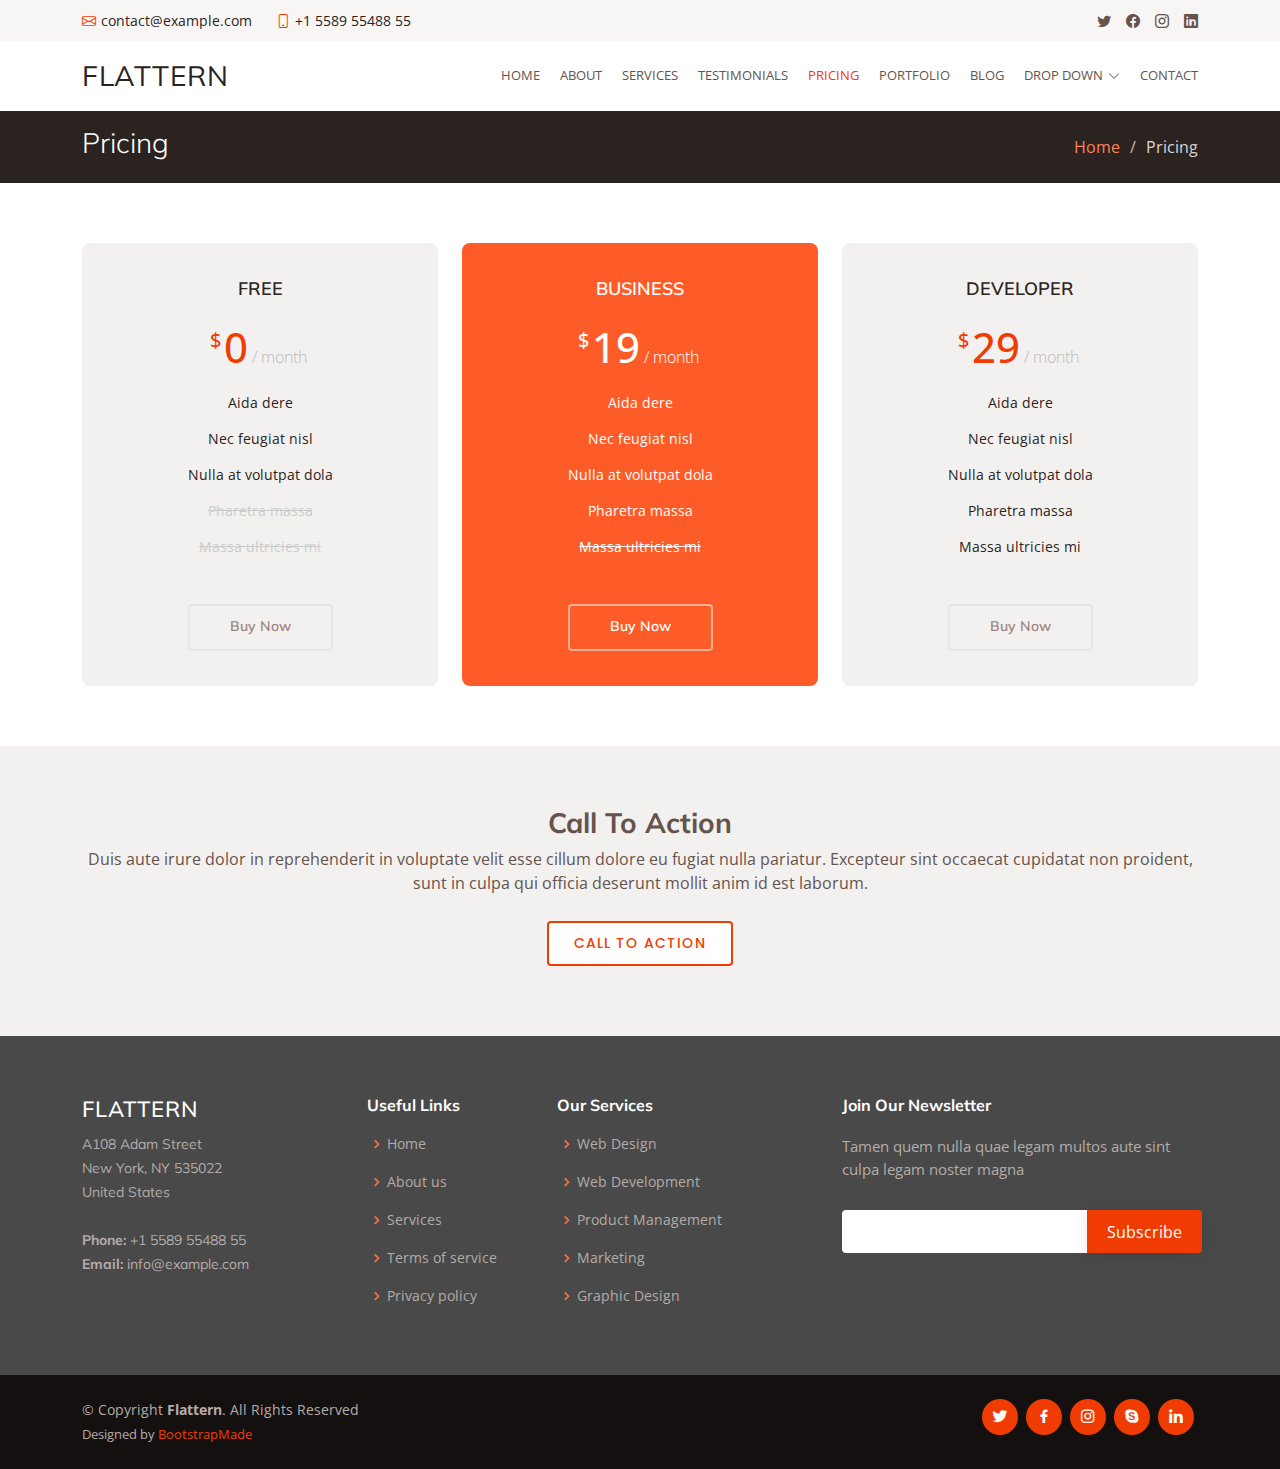
<file: pricing.html>
<!DOCTYPE html>
<html lang="en">

<head>
  <meta charset="utf-8">
  <meta content="width=device-width, initial-scale=1.0" name="viewport">

  <title>Pricing - Flattern Bootstrap Template</title>
  <meta content="" name="description">
  <meta content="" name="keywords">

  <!-- Favicons -->
  <link href="assets/img/favicon.png" rel="icon">
  <link href="assets/img/apple-touch-icon.png" rel="apple-touch-icon">

  <!-- Google Fonts -->
  <link href="https://fonts.googleapis.com/css?family=Open+Sans:300,300i,400,400i,600,600i,700,700i|Muli:300,300i,400,400i,500,500i,600,600i,700,700i|Poppins:300,300i,400,400i,500,500i,600,600i,700,700i" rel="stylesheet">

  <!-- Vendor CSS Files -->
  <link href="assets/vendor/animate.css/animate.min.css" rel="stylesheet">
  <link href="assets/vendor/aos/aos.css" rel="stylesheet">
  <link href="assets/vendor/bootstrap/css/bootstrap.min.css" rel="stylesheet">
  <link href="assets/vendor/bootstrap-icons/bootstrap-icons.css" rel="stylesheet">
  <link href="assets/vendor/boxicons/css/boxicons.min.css" rel="stylesheet">
  <link href="assets/vendor/glightbox/css/glightbox.min.css" rel="stylesheet">
  <link href="assets/vendor/swiper/swiper-bundle.min.css" rel="stylesheet">

  <!-- Template Main CSS File -->
  <link href="assets/css/style.css" rel="stylesheet">

  <!-- =======================================================
  * Template Name: Flattern - v4.9.1
  * Template URL: https://bootstrapmade.com/flattern-multipurpose-bootstrap-template/
  * Author: BootstrapMade.com
  * License: https://bootstrapmade.com/license/
  ======================================================== -->
</head>

<body>

  <!-- ======= Top Bar ======= -->
  <section id="topbar" class="d-flex align-items-center">
    <div class="container d-flex justify-content-center justify-content-md-between">
      <div class="contact-info d-flex align-items-center">
        <i class="bi bi-envelope d-flex align-items-center"><a href="mailto:contact@example.com">contact@example.com</a></i>
        <i class="bi bi-phone d-flex align-items-center ms-4"><span>+1 5589 55488 55</span></i>
      </div>
      <div class="social-links d-none d-md-flex align-items-center">
        <a href="#" class="twitter"><i class="bi bi-twitter"></i></a>
        <a href="#" class="facebook"><i class="bi bi-facebook"></i></a>
        <a href="#" class="instagram"><i class="bi bi-instagram"></i></a>
        <a href="#" class="linkedin"><i class="bi bi-linkedin"></i></i></a>
      </div>
    </div>
  </section>

  <!-- ======= Header ======= -->
  <header id="header" class="d-flex align-items-center">
    <div class="container d-flex justify-content-between">

      <div class="logo">
        <h1 class="text-light"><a href="index.html">Flattern</a></h1>
        <!-- Uncomment below if you prefer to use an image logo -->
        <!-- <a href="index.html"><img src="assets/img/logo.png" alt="" class="img-fluid"></a>-->
      </div>

      <nav id="navbar" class="navbar">
        <ul>
          <li><a href="index.html">Home</a></li>
          <li><a href="about.html">About</a></li>
          <li><a href="services.html">Services</a></li>
          <li><a href="testimonials.html">Testimonials</a></li>
          <li><a class="active" href="pricing.html">Pricing</a></li>
          <li><a href="portfolio.html">Portfolio</a></li>
          <li><a href="blog.html">Blog</a></li>
          <li class="dropdown"><a href="#"><span>Drop Down</span> <i class="bi bi-chevron-down"></i></a>
            <ul>
              <li><a href="#">Drop Down 1</a></li>
              <li class="dropdown"><a href="#"><span>Deep Drop Down</span> <i class="bi bi-chevron-right"></i></a>
                <ul>
                  <li><a href="#">Deep Drop Down 1</a></li>
                  <li><a href="#">Deep Drop Down 2</a></li>
                  <li><a href="#">Deep Drop Down 3</a></li>
                  <li><a href="#">Deep Drop Down 4</a></li>
                  <li><a href="#">Deep Drop Down 5</a></li>
                </ul>
              </li>
              <li><a href="#">Drop Down 2</a></li>
              <li><a href="#">Drop Down 3</a></li>
              <li><a href="#">Drop Down 4</a></li>
            </ul>
          </li>
          <li><a href="contact.html">Contact</a></li>
        </ul>
        <i class="bi bi-list mobile-nav-toggle"></i>
      </nav><!-- .navbar -->

    </div>
  </header><!-- End Header -->

  <main id="main">

    <!-- ======= Breadcrumbs ======= -->
    <section id="breadcrumbs" class="breadcrumbs">
      <div class="container">

        <div class="d-flex justify-content-between align-items-center">
          <h2>Pricing</h2>
          <ol>
            <li><a href="index.html">Home</a></li>
            <li>Pricing</li>
          </ol>
        </div>

      </div>
    </section><!-- End Breadcrumbs -->

    <!-- ======= Pricing Section ======= -->
    <section id="pricing" class="pricing">
      <div class="container">

        <div class="row">

          <div class="col-lg-4 col-md-6">
            <div class="box" data-aos="fade-right">
              <h3>Free</h3>
              <h4><sup>$</sup>0<span> / month</span></h4>
              <ul>
                <li>Aida dere</li>
                <li>Nec feugiat nisl</li>
                <li>Nulla at volutpat dola</li>
                <li class="na">Pharetra massa</li>
                <li class="na">Massa ultricies mi</li>
              </ul>
              <div class="btn-wrap">
                <a href="#" class="btn-buy">Buy Now</a>
              </div>
            </div>
          </div>

          <div class="col-lg-4 col-md-6 mt-4 mt-md-0">
            <div class="box featured" data-aos="fade-up">
              <h3>Business</h3>
              <h4><sup>$</sup>19<span> / month</span></h4>
              <ul>
                <li>Aida dere</li>
                <li>Nec feugiat nisl</li>
                <li>Nulla at volutpat dola</li>
                <li>Pharetra massa</li>
                <li class="na">Massa ultricies mi</li>
              </ul>
              <div class="btn-wrap">
                <a href="#" class="btn-buy">Buy Now</a>
              </div>
            </div>
          </div>

          <div class="col-lg-4 col-md-6 mt-4 mt-lg-0">
            <div class="box" data-aos="fade-left">
              <h3>Developer</h3>
              <h4><sup>$</sup>29<span> / month</span></h4>
              <ul>
                <li>Aida dere</li>
                <li>Nec feugiat nisl</li>
                <li>Nulla at volutpat dola</li>
                <li>Pharetra massa</li>
                <li>Massa ultricies mi</li>
              </ul>
              <div class="btn-wrap">
                <a href="#" class="btn-buy">Buy Now</a>
              </div>
            </div>
          </div>

        </div>

      </div>
    </section><!-- End Pricing Section -->

    <!-- ======= Cta Pricing Section ======= -->
    <section id="cta-pricing" class="cta-pricing">
      <div class="container">

        <div class="text-center">
          <h3>Call To Action</h3>
          <p> Duis aute irure dolor in reprehenderit in voluptate velit esse cillum dolore eu fugiat nulla pariatur. Excepteur sint occaecat cupidatat non proident, sunt in culpa qui officia deserunt mollit anim id est laborum.</p>
          <a class="cta-btn" href="#">Call To Action</a>
        </div>

      </div>
    </section><!-- End Cta Pricing Section -->

  </main><!-- End #main -->

  <!-- ======= Footer ======= -->
  <footer id="footer">

    <div class="footer-top">
      <div class="container">
        <div class="row">

          <div class="col-lg-3 col-md-6 footer-contact">
            <h3>Flattern</h3>
            <p>
              A108 Adam Street <br>
              New York, NY 535022<br>
              United States <br><br>
              <strong>Phone:</strong> +1 5589 55488 55<br>
              <strong>Email:</strong> info@example.com<br>
            </p>
          </div>

          <div class="col-lg-2 col-md-6 footer-links">
            <h4>Useful Links</h4>
            <ul>
              <li><i class="bx bx-chevron-right"></i> <a href="#">Home</a></li>
              <li><i class="bx bx-chevron-right"></i> <a href="#">About us</a></li>
              <li><i class="bx bx-chevron-right"></i> <a href="#">Services</a></li>
              <li><i class="bx bx-chevron-right"></i> <a href="#">Terms of service</a></li>
              <li><i class="bx bx-chevron-right"></i> <a href="#">Privacy policy</a></li>
            </ul>
          </div>

          <div class="col-lg-3 col-md-6 footer-links">
            <h4>Our Services</h4>
            <ul>
              <li><i class="bx bx-chevron-right"></i> <a href="#">Web Design</a></li>
              <li><i class="bx bx-chevron-right"></i> <a href="#">Web Development</a></li>
              <li><i class="bx bx-chevron-right"></i> <a href="#">Product Management</a></li>
              <li><i class="bx bx-chevron-right"></i> <a href="#">Marketing</a></li>
              <li><i class="bx bx-chevron-right"></i> <a href="#">Graphic Design</a></li>
            </ul>
          </div>

          <div class="col-lg-4 col-md-6 footer-newsletter">
            <h4>Join Our Newsletter</h4>
            <p>Tamen quem nulla quae legam multos aute sint culpa legam noster magna</p>
            <form action="" method="post">
              <input type="email" name="email"><input type="submit" value="Subscribe">
            </form>
          </div>

        </div>
      </div>
    </div>

    <div class="container d-md-flex py-4">

      <div class="me-md-auto text-center text-md-start">
        <div class="copyright">
          &copy; Copyright <strong><span>Flattern</span></strong>. All Rights Reserved
        </div>
        <div class="credits">
          <!-- All the links in the footer should remain intact. -->
          <!-- You can delete the links only if you purchased the pro version. -->
          <!-- Licensing information: https://bootstrapmade.com/license/ -->
          <!-- Purchase the pro version with working PHP/AJAX contact form: https://bootstrapmade.com/flattern-multipurpose-bootstrap-template/ -->
          Designed by <a href="https://bootstrapmade.com/">BootstrapMade</a>
        </div>
      </div>
      <div class="social-links text-center text-md-right pt-3 pt-md-0">
        <a href="#" class="twitter"><i class="bx bxl-twitter"></i></a>
        <a href="#" class="facebook"><i class="bx bxl-facebook"></i></a>
        <a href="#" class="instagram"><i class="bx bxl-instagram"></i></a>
        <a href="#" class="google-plus"><i class="bx bxl-skype"></i></a>
        <a href="#" class="linkedin"><i class="bx bxl-linkedin"></i></a>
      </div>
    </div>
  </footer><!-- End Footer -->

  <a href="#" class="back-to-top d-flex align-items-center justify-content-center"><i class="bi bi-arrow-up-short"></i></a>

  <!-- Vendor JS Files -->
  <script src="assets/vendor/aos/aos.js"></script>
  <script src="assets/vendor/bootstrap/js/bootstrap.bundle.min.js"></script>
  <script src="assets/vendor/glightbox/js/glightbox.min.js"></script>
  <script src="assets/vendor/isotope-layout/isotope.pkgd.min.js"></script>
  <script src="assets/vendor/swiper/swiper-bundle.min.js"></script>
  <script src="assets/vendor/waypoints/noframework.waypoints.js"></script>
  <script src="assets/vendor/php-email-form/validate.js"></script>

  <!-- Template Main JS File -->
  <script src="assets/js/main.js"></script>

</body>

</html>
</file>
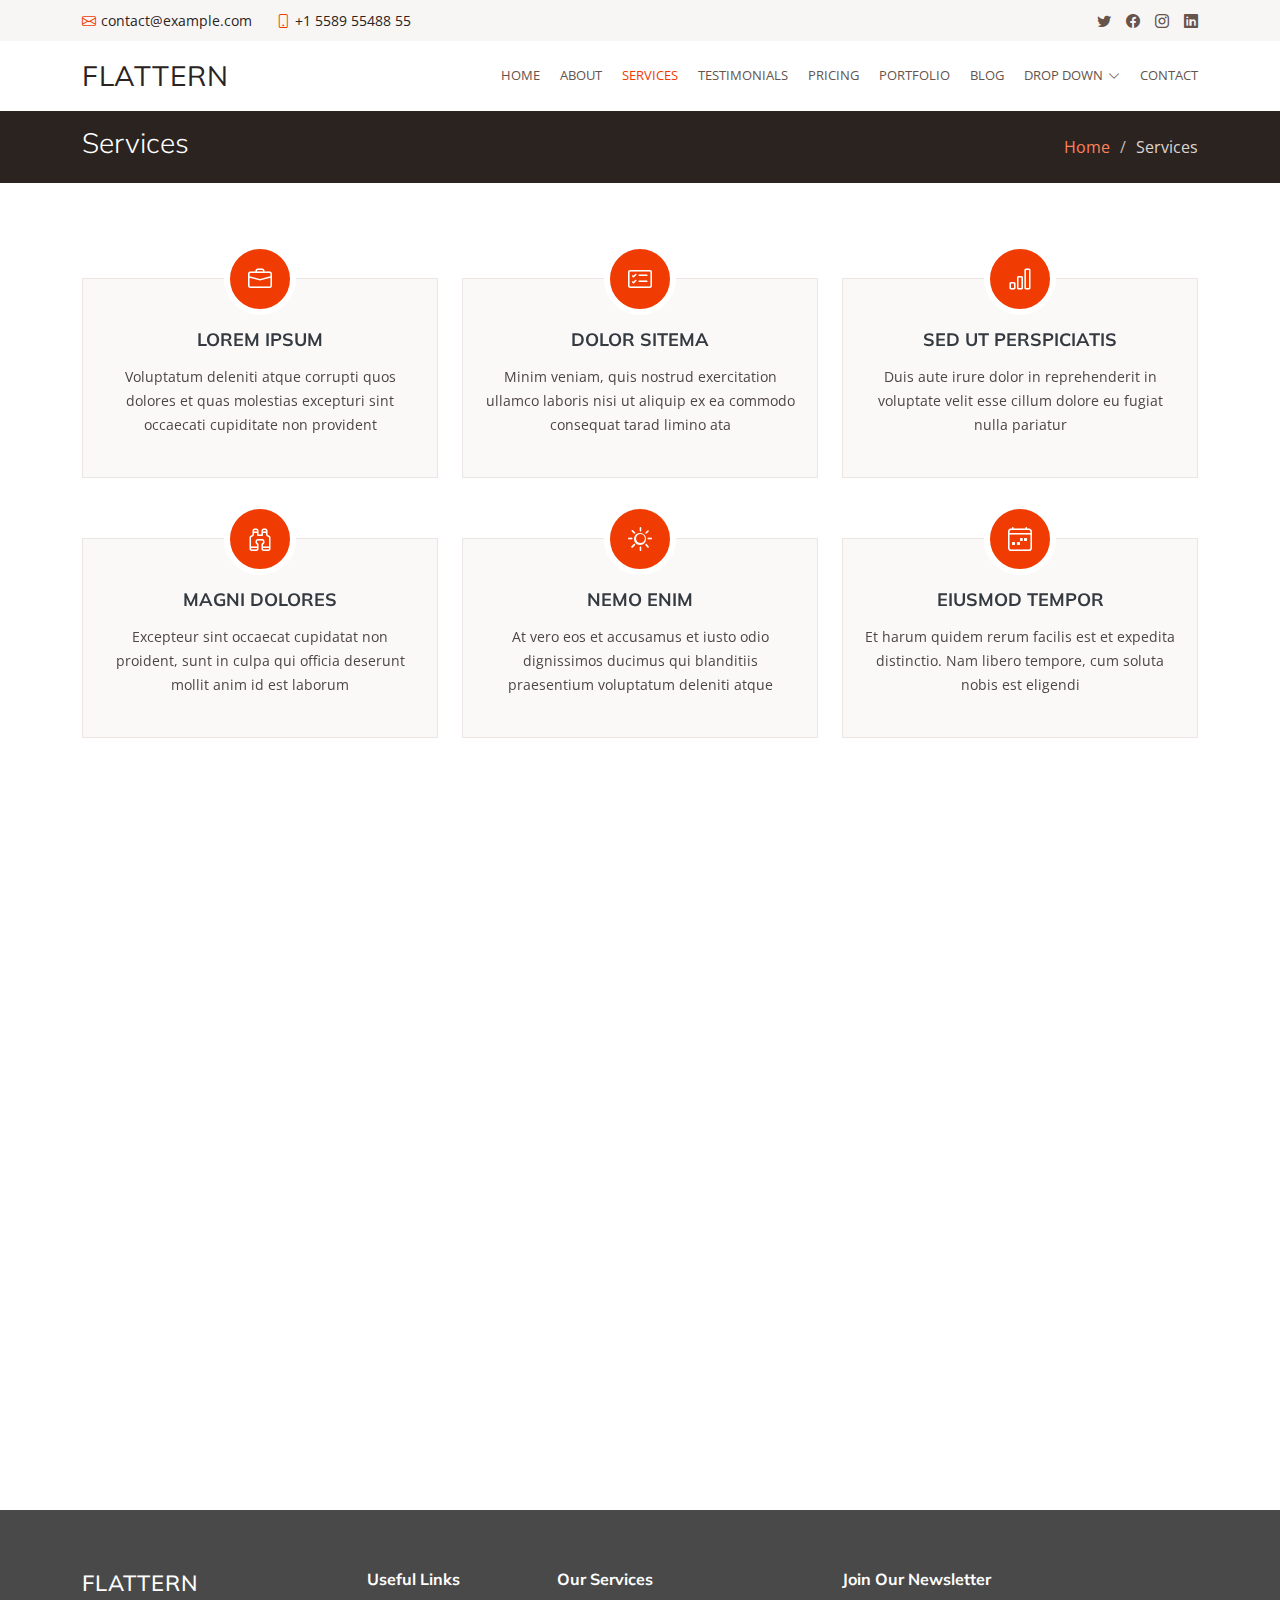
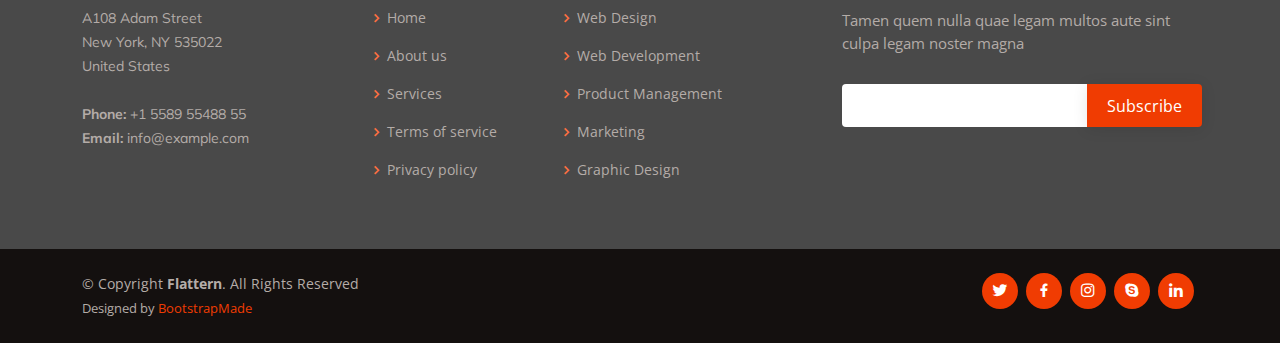
<file: services.html>
<!DOCTYPE html>
<html lang="en">

<head>
  <meta charset="utf-8">
  <meta content="width=device-width, initial-scale=1.0" name="viewport">

  <title>Services - Flattern Bootstrap Template</title>
  <meta content="" name="description">
  <meta content="" name="keywords">

  <!-- Favicons -->
  <link href="assets/img/favicon.png" rel="icon">
  <link href="assets/img/apple-touch-icon.png" rel="apple-touch-icon">

  <!-- Google Fonts -->
  <link href="https://fonts.googleapis.com/css?family=Open+Sans:300,300i,400,400i,600,600i,700,700i|Muli:300,300i,400,400i,500,500i,600,600i,700,700i|Poppins:300,300i,400,400i,500,500i,600,600i,700,700i" rel="stylesheet">

  <!-- Vendor CSS Files -->
  <link href="assets/vendor/animate.css/animate.min.css" rel="stylesheet">
  <link href="assets/vendor/aos/aos.css" rel="stylesheet">
  <link href="assets/vendor/bootstrap/css/bootstrap.min.css" rel="stylesheet">
  <link href="assets/vendor/bootstrap-icons/bootstrap-icons.css" rel="stylesheet">
  <link href="assets/vendor/boxicons/css/boxicons.min.css" rel="stylesheet">
  <link href="assets/vendor/glightbox/css/glightbox.min.css" rel="stylesheet">
  <link href="assets/vendor/swiper/swiper-bundle.min.css" rel="stylesheet">

  <!-- Template Main CSS File -->
  <link href="assets/css/style.css" rel="stylesheet">

  <!-- =======================================================
  * Template Name: Flattern - v4.9.1
  * Template URL: https://bootstrapmade.com/flattern-multipurpose-bootstrap-template/
  * Author: BootstrapMade.com
  * License: https://bootstrapmade.com/license/
  ======================================================== -->
</head>

<body>

  <!-- ======= Top Bar ======= -->
  <section id="topbar" class="d-flex align-items-center">
    <div class="container d-flex justify-content-center justify-content-md-between">
      <div class="contact-info d-flex align-items-center">
        <i class="bi bi-envelope d-flex align-items-center"><a href="mailto:contact@example.com">contact@example.com</a></i>
        <i class="bi bi-phone d-flex align-items-center ms-4"><span>+1 5589 55488 55</span></i>
      </div>
      <div class="social-links d-none d-md-flex align-items-center">
        <a href="#" class="twitter"><i class="bi bi-twitter"></i></a>
        <a href="#" class="facebook"><i class="bi bi-facebook"></i></a>
        <a href="#" class="instagram"><i class="bi bi-instagram"></i></a>
        <a href="#" class="linkedin"><i class="bi bi-linkedin"></i></i></a>
      </div>
    </div>
  </section>

  <!-- ======= Header ======= -->
  <header id="header" class="d-flex align-items-center">
    <div class="container d-flex justify-content-between">

      <div class="logo">
        <h1 class="text-light"><a href="index.html">Flattern</a></h1>
        <!-- Uncomment below if you prefer to use an image logo -->
        <!-- <a href="index.html"><img src="assets/img/logo.png" alt="" class="img-fluid"></a>-->
      </div>

      <nav id="navbar" class="navbar">
        <ul>
          <li><a href="index.html">Home</a></li>
          <li><a href="about.html">About</a></li>
          <li><a class="active" href="services.html">Services</a></li>
          <li><a href="testimonials.html">Testimonials</a></li>
          <li><a href="pricing.html">Pricing</a></li>
          <li><a href="portfolio.html">Portfolio</a></li>
          <li><a href="blog.html">Blog</a></li>
          <li class="dropdown"><a href="#"><span>Drop Down</span> <i class="bi bi-chevron-down"></i></a>
            <ul>
              <li><a href="#">Drop Down 1</a></li>
              <li class="dropdown"><a href="#"><span>Deep Drop Down</span> <i class="bi bi-chevron-right"></i></a>
                <ul>
                  <li><a href="#">Deep Drop Down 1</a></li>
                  <li><a href="#">Deep Drop Down 2</a></li>
                  <li><a href="#">Deep Drop Down 3</a></li>
                  <li><a href="#">Deep Drop Down 4</a></li>
                  <li><a href="#">Deep Drop Down 5</a></li>
                </ul>
              </li>
              <li><a href="#">Drop Down 2</a></li>
              <li><a href="#">Drop Down 3</a></li>
              <li><a href="#">Drop Down 4</a></li>
            </ul>
          </li>
          <li><a href="contact.html">Contact</a></li>
        </ul>
        <i class="bi bi-list mobile-nav-toggle"></i>
      </nav><!-- .navbar -->

    </div>
  </header><!-- End Header -->

  <main id="main">

    <!-- ======= Breadcrumbs ======= -->
    <section id="breadcrumbs" class="breadcrumbs">
      <div class="container">

        <div class="d-flex justify-content-between align-items-center">
          <h2>Services</h2>
          <ol>
            <li><a href="index.html">Home</a></li>
            <li>Services</li>
          </ol>
        </div>

      </div>
    </section><!-- End Breadcrumbs -->

    <!-- ======= Services Section ======= -->
    <section id="services" class="services">
      <div class="container">

        <div class="row">
          <div class="col-lg-4 col-md-6">
            <div class="icon-box" data-aos="fade-up">
              <div class="icon"><i class="bi bi-briefcase"></i></div>
              <h4 class="title"><a href="">Lorem Ipsum</a></h4>
              <p class="description">Voluptatum deleniti atque corrupti quos dolores et quas molestias excepturi sint occaecati cupiditate non provident</p>
            </div>
          </div>
          <div class="col-lg-4 col-md-6">
            <div class="icon-box" data-aos="fade-up" data-aos-delay="100">
              <div class="icon"><i class="bi bi-card-checklist"></i></div>
              <h4 class="title"><a href="">Dolor Sitema</a></h4>
              <p class="description">Minim veniam, quis nostrud exercitation ullamco laboris nisi ut aliquip ex ea commodo consequat tarad limino ata</p>
            </div>
          </div>
          <div class="col-lg-4 col-md-6">
            <div class="icon-box" data-aos="fade-up" data-aos-delay="200">
              <div class="icon"><i class="bi bi-bar-chart"></i></div>
              <h4 class="title"><a href="">Sed ut perspiciatis</a></h4>
              <p class="description">Duis aute irure dolor in reprehenderit in voluptate velit esse cillum dolore eu fugiat nulla pariatur</p>
            </div>
          </div>
          <div class="col-lg-4 col-md-6">
            <div class="icon-box" data-aos="fade-up" data-aos-delay="200">
              <div class="icon"><i class="bi bi-binoculars"></i></div>
              <h4 class="title"><a href="">Magni Dolores</a></h4>
              <p class="description">Excepteur sint occaecat cupidatat non proident, sunt in culpa qui officia deserunt mollit anim id est laborum</p>
            </div>
          </div>
          <div class="col-lg-4 col-md-6">
            <div class="icon-box" data-aos="fade-up" data-aos-delay="300">
              <div class="icon"><i class="bi bi-brightness-high"></i></div>
              <h4 class="title"><a href="">Nemo Enim</a></h4>
              <p class="description">At vero eos et accusamus et iusto odio dignissimos ducimus qui blanditiis praesentium voluptatum deleniti atque</p>
            </div>
          </div>
          <div class="col-lg-4 col-md-6">
            <div class="icon-box" data-aos="fade-up" data-aos-delay="400">
              <div class="icon"><i class="bi bi-calendar4-week"></i></div>
              <h4 class="title"><a href="">Eiusmod Tempor</a></h4>
              <p class="description">Et harum quidem rerum facilis est et expedita distinctio. Nam libero tempore, cum soluta nobis est eligendi</p>
            </div>
          </div>
        </div>

      </div>
    </section><!-- End Services Section -->

    <!-- ======= Features Section ======= -->
    <section id="features" class="features">
      <div class="container">

        <div class="section-title" data-aos="fade-up">
          <h2>Some <strong>Features</strong> we do provide</h2>
          <p>Magnam dolores commodi suscipit. Necessitatibus eius consequatur ex aliquid fuga eum quidem. Sit sint consectetur velit. Quisquam quos quisquam cupiditate. Et nemo qui impedit suscipit alias ea. Quia fugiat sit in iste officiis commodi quidem hic quas.</p>
        </div>

        <div class="row">
          <div class="col-lg-4 mb-5 mb-lg-0" data-aos="fade-right">
            <ul class="nav nav-tabs flex-column">
              <li class="nav-item">
                <a class="nav-link active show" data-bs-toggle="tab" href="#tab-1">
                  <h4>Modi sit est</h4>
                  <p>Quis excepturi porro totam sint earum quo nulla perspiciatis eius.</p>
                </a>
              </li>
              <li class="nav-item mt-2">
                <a class="nav-link" data-bs-toggle="tab" href="#tab-2">
                  <h4>Unde praesentium sed</h4>
                  <p>Voluptas vel esse repudiandae quo excepturi.</p>
                </a>
              </li>
              <li class="nav-item mt-2">
                <a class="nav-link" data-bs-toggle="tab" href="#tab-3">
                  <h4>Pariatur explicabo vel</h4>
                  <p>Velit veniam ipsa sit nihil blanditiis mollitia natus.</p>
                </a>
              </li>
              <li class="nav-item mt-2">
                <a class="nav-link" data-bs-toggle="tab" href="#tab-4">
                  <h4>Nostrum qui quasi</h4>
                  <p>Ratione hic sapiente nostrum doloremque illum nulla praesentium id</p>
                </a>
              </li>
            </ul>
          </div>
          <div class="col-lg-7 ml-auto" data-aos="fade-left" data-aos-delay="100">
            <div class="tab-content">
              <div class="tab-pane active show" id="tab-1">
                <figure>
                  <img src="assets/img/features-1.png" alt="" class="img-fluid">
                </figure>
              </div>
              <div class="tab-pane" id="tab-2">
                <figure>
                  <img src="assets/img/features-2.png" alt="" class="img-fluid">
                </figure>
              </div>
              <div class="tab-pane" id="tab-3">
                <figure>
                  <img src="assets/img/features-3.png" alt="" class="img-fluid">
                </figure>
              </div>
              <div class="tab-pane" id="tab-4">
                <figure>
                  <img src="assets/img/features-4.png" alt="" class="img-fluid">
                </figure>
              </div>
            </div>
          </div>
        </div>

      </div>
    </section><!-- End Features Section -->

  </main><!-- End #main -->

  <!-- ======= Footer ======= -->
  <footer id="footer">

    <div class="footer-top">
      <div class="container">
        <div class="row">

          <div class="col-lg-3 col-md-6 footer-contact">
            <h3>Flattern</h3>
            <p>
              A108 Adam Street <br>
              New York, NY 535022<br>
              United States <br><br>
              <strong>Phone:</strong> +1 5589 55488 55<br>
              <strong>Email:</strong> info@example.com<br>
            </p>
          </div>

          <div class="col-lg-2 col-md-6 footer-links">
            <h4>Useful Links</h4>
            <ul>
              <li><i class="bx bx-chevron-right"></i> <a href="#">Home</a></li>
              <li><i class="bx bx-chevron-right"></i> <a href="#">About us</a></li>
              <li><i class="bx bx-chevron-right"></i> <a href="#">Services</a></li>
              <li><i class="bx bx-chevron-right"></i> <a href="#">Terms of service</a></li>
              <li><i class="bx bx-chevron-right"></i> <a href="#">Privacy policy</a></li>
            </ul>
          </div>

          <div class="col-lg-3 col-md-6 footer-links">
            <h4>Our Services</h4>
            <ul>
              <li><i class="bx bx-chevron-right"></i> <a href="#">Web Design</a></li>
              <li><i class="bx bx-chevron-right"></i> <a href="#">Web Development</a></li>
              <li><i class="bx bx-chevron-right"></i> <a href="#">Product Management</a></li>
              <li><i class="bx bx-chevron-right"></i> <a href="#">Marketing</a></li>
              <li><i class="bx bx-chevron-right"></i> <a href="#">Graphic Design</a></li>
            </ul>
          </div>

          <div class="col-lg-4 col-md-6 footer-newsletter">
            <h4>Join Our Newsletter</h4>
            <p>Tamen quem nulla quae legam multos aute sint culpa legam noster magna</p>
            <form action="" method="post">
              <input type="email" name="email"><input type="submit" value="Subscribe">
            </form>
          </div>

        </div>
      </div>
    </div>

    <div class="container d-md-flex py-4">

      <div class="me-md-auto text-center text-md-start">
        <div class="copyright">
          &copy; Copyright <strong><span>Flattern</span></strong>. All Rights Reserved
        </div>
        <div class="credits">
          <!-- All the links in the footer should remain intact. -->
          <!-- You can delete the links only if you purchased the pro version. -->
          <!-- Licensing information: https://bootstrapmade.com/license/ -->
          <!-- Purchase the pro version with working PHP/AJAX contact form: https://bootstrapmade.com/flattern-multipurpose-bootstrap-template/ -->
          Designed by <a href="https://bootstrapmade.com/">BootstrapMade</a>
        </div>
      </div>
      <div class="social-links text-center text-md-right pt-3 pt-md-0">
        <a href="#" class="twitter"><i class="bx bxl-twitter"></i></a>
        <a href="#" class="facebook"><i class="bx bxl-facebook"></i></a>
        <a href="#" class="instagram"><i class="bx bxl-instagram"></i></a>
        <a href="#" class="google-plus"><i class="bx bxl-skype"></i></a>
        <a href="#" class="linkedin"><i class="bx bxl-linkedin"></i></a>
      </div>
    </div>
  </footer><!-- End Footer -->

  <a href="#" class="back-to-top d-flex align-items-center justify-content-center"><i class="bi bi-arrow-up-short"></i></a>

  <!-- Vendor JS Files -->
  <script src="assets/vendor/aos/aos.js"></script>
  <script src="assets/vendor/bootstrap/js/bootstrap.bundle.min.js"></script>
  <script src="assets/vendor/glightbox/js/glightbox.min.js"></script>
  <script src="assets/vendor/isotope-layout/isotope.pkgd.min.js"></script>
  <script src="assets/vendor/swiper/swiper-bundle.min.js"></script>
  <script src="assets/vendor/waypoints/noframework.waypoints.js"></script>
  <script src="assets/vendor/php-email-form/validate.js"></script>

  <!-- Template Main JS File -->
  <script src="assets/js/main.js"></script>

</body>

</html>
</file>
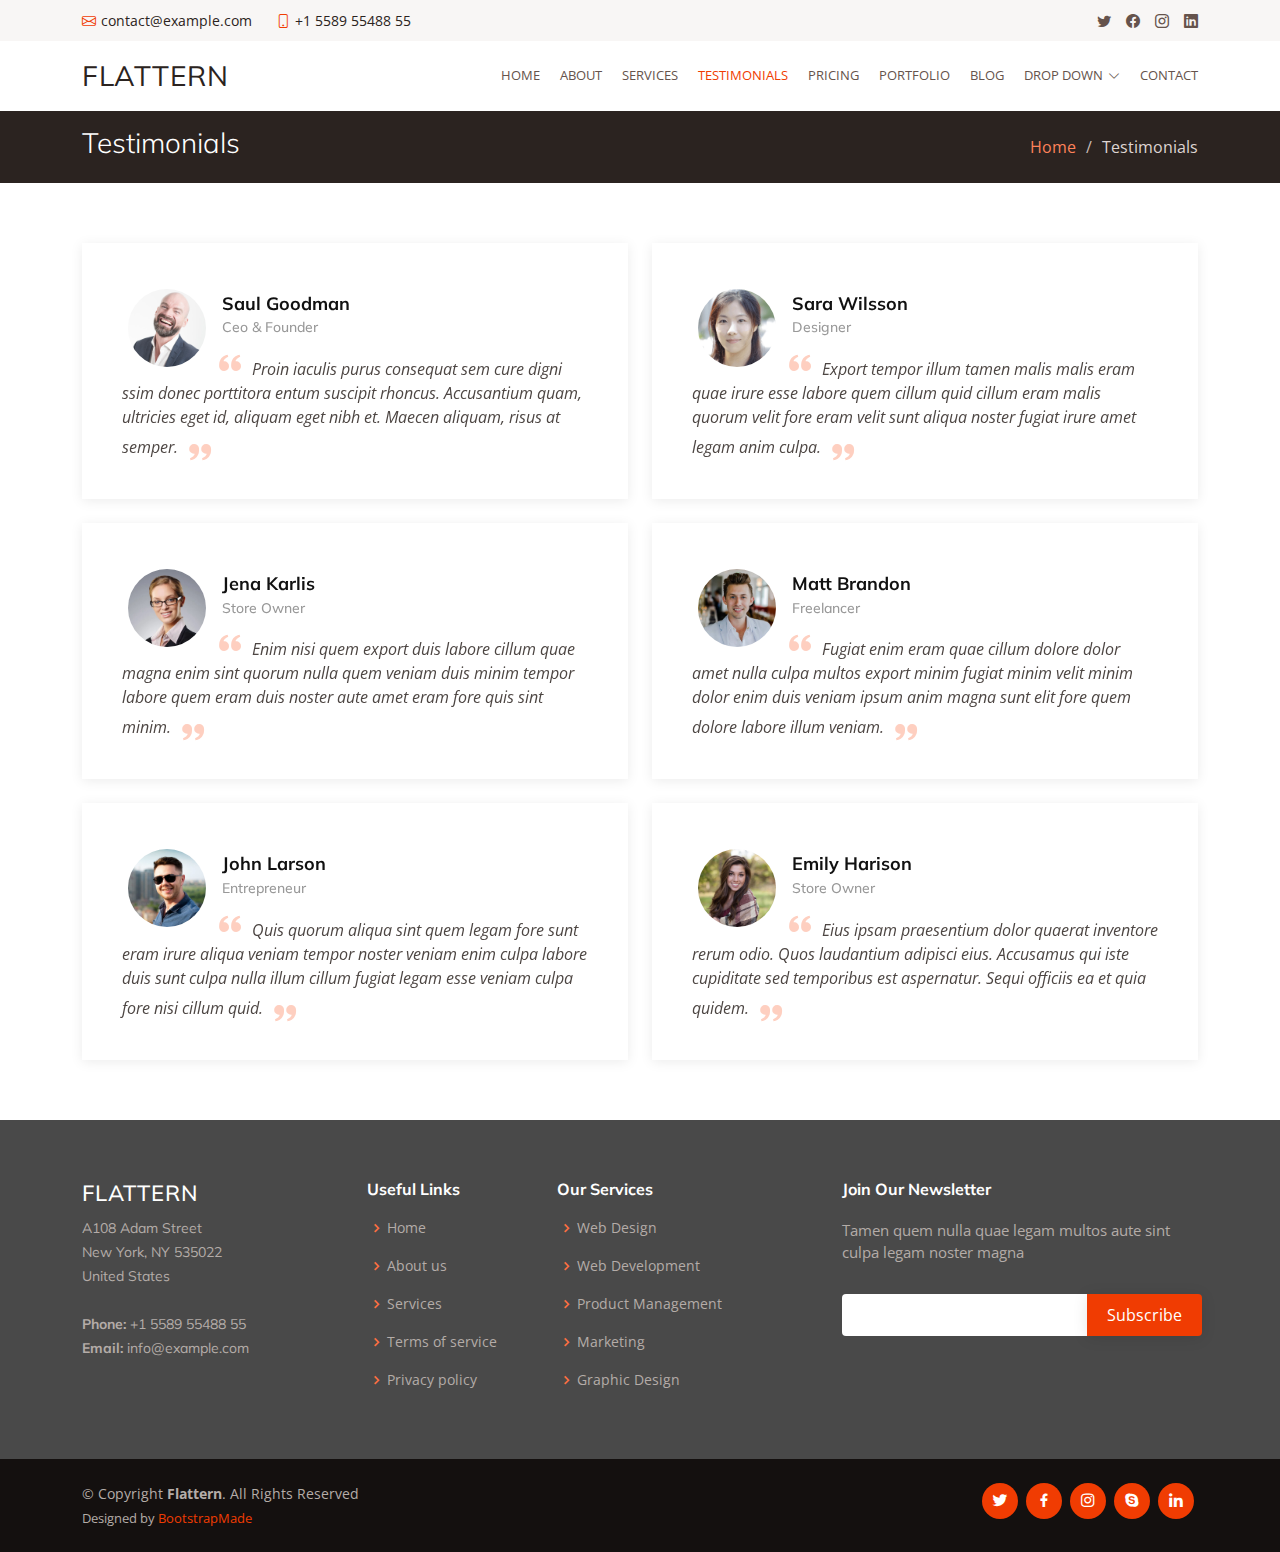
<file: testimonials.html>
<!DOCTYPE html>
<html lang="en">

<head>
  <meta charset="utf-8">
  <meta content="width=device-width, initial-scale=1.0" name="viewport">

  <title>Testimonials - Flattern Bootstrap Template</title>
  <meta content="" name="description">
  <meta content="" name="keywords">

  <!-- Favicons -->
  <link href="assets/img/favicon.png" rel="icon">
  <link href="assets/img/apple-touch-icon.png" rel="apple-touch-icon">

  <!-- Google Fonts -->
  <link href="https://fonts.googleapis.com/css?family=Open+Sans:300,300i,400,400i,600,600i,700,700i|Muli:300,300i,400,400i,500,500i,600,600i,700,700i|Poppins:300,300i,400,400i,500,500i,600,600i,700,700i" rel="stylesheet">

  <!-- Vendor CSS Files -->
  <link href="assets/vendor/animate.css/animate.min.css" rel="stylesheet">
  <link href="assets/vendor/aos/aos.css" rel="stylesheet">
  <link href="assets/vendor/bootstrap/css/bootstrap.min.css" rel="stylesheet">
  <link href="assets/vendor/bootstrap-icons/bootstrap-icons.css" rel="stylesheet">
  <link href="assets/vendor/boxicons/css/boxicons.min.css" rel="stylesheet">
  <link href="assets/vendor/glightbox/css/glightbox.min.css" rel="stylesheet">
  <link href="assets/vendor/swiper/swiper-bundle.min.css" rel="stylesheet">

  <!-- Template Main CSS File -->
  <link href="assets/css/style.css" rel="stylesheet">

  <!-- =======================================================
  * Template Name: Flattern - v4.9.1
  * Template URL: https://bootstrapmade.com/flattern-multipurpose-bootstrap-template/
  * Author: BootstrapMade.com
  * License: https://bootstrapmade.com/license/
  ======================================================== -->
</head>

<body>

  <!-- ======= Top Bar ======= -->
  <section id="topbar" class="d-flex align-items-center">
    <div class="container d-flex justify-content-center justify-content-md-between">
      <div class="contact-info d-flex align-items-center">
        <i class="bi bi-envelope d-flex align-items-center"><a href="mailto:contact@example.com">contact@example.com</a></i>
        <i class="bi bi-phone d-flex align-items-center ms-4"><span>+1 5589 55488 55</span></i>
      </div>
      <div class="social-links d-none d-md-flex align-items-center">
        <a href="#" class="twitter"><i class="bi bi-twitter"></i></a>
        <a href="#" class="facebook"><i class="bi bi-facebook"></i></a>
        <a href="#" class="instagram"><i class="bi bi-instagram"></i></a>
        <a href="#" class="linkedin"><i class="bi bi-linkedin"></i></i></a>
      </div>
    </div>
  </section>

  <!-- ======= Header ======= -->
  <header id="header" class="d-flex align-items-center">
    <div class="container d-flex justify-content-between">

      <div class="logo">
        <h1 class="text-light"><a href="index.html">Flattern</a></h1>
        <!-- Uncomment below if you prefer to use an image logo -->
        <!-- <a href="index.html"><img src="assets/img/logo.png" alt="" class="img-fluid"></a>-->
      </div>

      <nav id="navbar" class="navbar">
        <ul>
          <li><a href="index.html">Home</a></li>
          <li><a href="about.html">About</a></li>
          <li><a href="services.html">Services</a></li>
          <li><a class="active" href="testimonials.html">Testimonials</a></li>
          <li><a href="pricing.html">Pricing</a></li>
          <li><a href="portfolio.html">Portfolio</a></li>
          <li><a href="blog.html">Blog</a></li>
          <li class="dropdown"><a href="#"><span>Drop Down</span> <i class="bi bi-chevron-down"></i></a>
            <ul>
              <li><a href="#">Drop Down 1</a></li>
              <li class="dropdown"><a href="#"><span>Deep Drop Down</span> <i class="bi bi-chevron-right"></i></a>
                <ul>
                  <li><a href="#">Deep Drop Down 1</a></li>
                  <li><a href="#">Deep Drop Down 2</a></li>
                  <li><a href="#">Deep Drop Down 3</a></li>
                  <li><a href="#">Deep Drop Down 4</a></li>
                  <li><a href="#">Deep Drop Down 5</a></li>
                </ul>
              </li>
              <li><a href="#">Drop Down 2</a></li>
              <li><a href="#">Drop Down 3</a></li>
              <li><a href="#">Drop Down 4</a></li>
            </ul>
          </li>
          <li><a href="contact.html">Contact</a></li>
        </ul>
        <i class="bi bi-list mobile-nav-toggle"></i>
      </nav><!-- .navbar -->

    </div>
  </header><!-- End Header -->

  <main id="main">

    <!-- ======= Breadcrumbs ======= -->
    <section id="breadcrumbs" class="breadcrumbs">
      <div class="container">

        <div class="d-flex justify-content-between align-items-center">
          <h2>Testimonials</h2>
          <ol>
            <li><a href="index.html">Home</a></li>
            <li>Testimonials</li>
          </ol>
        </div>

      </div>
    </section><!-- End Breadcrumbs -->

    <!-- ======= Testimonials Section ======= -->
    <section id="testimonials" class="testimonials">
      <div class="container">

        <div class="row">

          <div class="col-lg-6" data-aos="fade-up">
            <div class="testimonial-item">
              <img src="assets/img/testimonials/testimonials-1.jpg" class="testimonial-img" alt="">
              <h3>Saul Goodman</h3>
              <h4>Ceo &amp; Founder</h4>
              <p>
                <i class="bx bxs-quote-alt-left quote-icon-left"></i>
                Proin iaculis purus consequat sem cure digni ssim donec porttitora entum suscipit rhoncus. Accusantium quam, ultricies eget id, aliquam eget nibh et. Maecen aliquam, risus at semper.
                <i class="bx bxs-quote-alt-right quote-icon-right"></i>
              </p>
            </div>
          </div>

          <div class="col-lg-6" data-aos="fade-up" data-aos-delay="100">
            <div class="testimonial-item mt-4 mt-lg-0">
              <img src="assets/img/testimonials/testimonials-2.jpg" class="testimonial-img" alt="">
              <h3>Sara Wilsson</h3>
              <h4>Designer</h4>
              <p>
                <i class="bx bxs-quote-alt-left quote-icon-left"></i>
                Export tempor illum tamen malis malis eram quae irure esse labore quem cillum quid cillum eram malis quorum velit fore eram velit sunt aliqua noster fugiat irure amet legam anim culpa.
                <i class="bx bxs-quote-alt-right quote-icon-right"></i>
              </p>
            </div>
          </div>

          <div class="col-lg-6" data-aos="fade-up" data-aos-delay="200">
            <div class="testimonial-item mt-4">
              <img src="assets/img/testimonials/testimonials-3.jpg" class="testimonial-img" alt="">
              <h3>Jena Karlis</h3>
              <h4>Store Owner</h4>
              <p>
                <i class="bx bxs-quote-alt-left quote-icon-left"></i>
                Enim nisi quem export duis labore cillum quae magna enim sint quorum nulla quem veniam duis minim tempor labore quem eram duis noster aute amet eram fore quis sint minim.
                <i class="bx bxs-quote-alt-right quote-icon-right"></i>
              </p>
            </div>
          </div>

          <div class="col-lg-6" data-aos="fade-up" data-aos-delay="300">
            <div class="testimonial-item mt-4">
              <img src="assets/img/testimonials/testimonials-4.jpg" class="testimonial-img" alt="">
              <h3>Matt Brandon</h3>
              <h4>Freelancer</h4>
              <p>
                <i class="bx bxs-quote-alt-left quote-icon-left"></i>
                Fugiat enim eram quae cillum dolore dolor amet nulla culpa multos export minim fugiat minim velit minim dolor enim duis veniam ipsum anim magna sunt elit fore quem dolore labore illum veniam.
                <i class="bx bxs-quote-alt-right quote-icon-right"></i>
              </p>
            </div>
          </div>

          <div class="col-lg-6" data-aos="fade-up" data-aos-delay="400">
            <div class="testimonial-item mt-4">
              <img src="assets/img/testimonials/testimonials-5.jpg" class="testimonial-img" alt="">
              <h3>John Larson</h3>
              <h4>Entrepreneur</h4>
              <p>
                <i class="bx bxs-quote-alt-left quote-icon-left"></i>
                Quis quorum aliqua sint quem legam fore sunt eram irure aliqua veniam tempor noster veniam enim culpa labore duis sunt culpa nulla illum cillum fugiat legam esse veniam culpa fore nisi cillum quid.
                <i class="bx bxs-quote-alt-right quote-icon-right"></i>
              </p>
            </div>
          </div>

          <div class="col-lg-6" data-aos="fade-up" data-aos-delay="500">
            <div class="testimonial-item mt-4">
              <img src="assets/img/testimonials/testimonials-6.jpg" class="testimonial-img" alt="">
              <h3>Emily Harison</h3>
              <h4>Store Owner</h4>
              <p>
                <i class="bx bxs-quote-alt-left quote-icon-left"></i>
                Eius ipsam praesentium dolor quaerat inventore rerum odio. Quos laudantium adipisci eius. Accusamus qui iste cupiditate sed temporibus est aspernatur. Sequi officiis ea et quia quidem.
                <i class="bx bxs-quote-alt-right quote-icon-right"></i>
              </p>
            </div>
          </div>

        </div>

      </div>
    </section><!-- End Testimonials Section -->

  </main><!-- End #main -->

  <!-- ======= Footer ======= -->
  <footer id="footer">

    <div class="footer-top">
      <div class="container">
        <div class="row">

          <div class="col-lg-3 col-md-6 footer-contact">
            <h3>Flattern</h3>
            <p>
              A108 Adam Street <br>
              New York, NY 535022<br>
              United States <br><br>
              <strong>Phone:</strong> +1 5589 55488 55<br>
              <strong>Email:</strong> info@example.com<br>
            </p>
          </div>

          <div class="col-lg-2 col-md-6 footer-links">
            <h4>Useful Links</h4>
            <ul>
              <li><i class="bx bx-chevron-right"></i> <a href="#">Home</a></li>
              <li><i class="bx bx-chevron-right"></i> <a href="#">About us</a></li>
              <li><i class="bx bx-chevron-right"></i> <a href="#">Services</a></li>
              <li><i class="bx bx-chevron-right"></i> <a href="#">Terms of service</a></li>
              <li><i class="bx bx-chevron-right"></i> <a href="#">Privacy policy</a></li>
            </ul>
          </div>

          <div class="col-lg-3 col-md-6 footer-links">
            <h4>Our Services</h4>
            <ul>
              <li><i class="bx bx-chevron-right"></i> <a href="#">Web Design</a></li>
              <li><i class="bx bx-chevron-right"></i> <a href="#">Web Development</a></li>
              <li><i class="bx bx-chevron-right"></i> <a href="#">Product Management</a></li>
              <li><i class="bx bx-chevron-right"></i> <a href="#">Marketing</a></li>
              <li><i class="bx bx-chevron-right"></i> <a href="#">Graphic Design</a></li>
            </ul>
          </div>

          <div class="col-lg-4 col-md-6 footer-newsletter">
            <h4>Join Our Newsletter</h4>
            <p>Tamen quem nulla quae legam multos aute sint culpa legam noster magna</p>
            <form action="" method="post">
              <input type="email" name="email"><input type="submit" value="Subscribe">
            </form>
          </div>

        </div>
      </div>
    </div>

    <div class="container d-md-flex py-4">

      <div class="me-md-auto text-center text-md-start">
        <div class="copyright">
          &copy; Copyright <strong><span>Flattern</span></strong>. All Rights Reserved
        </div>
        <div class="credits">
          <!-- All the links in the footer should remain intact. -->
          <!-- You can delete the links only if you purchased the pro version. -->
          <!-- Licensing information: https://bootstrapmade.com/license/ -->
          <!-- Purchase the pro version with working PHP/AJAX contact form: https://bootstrapmade.com/flattern-multipurpose-bootstrap-template/ -->
          Designed by <a href="https://bootstrapmade.com/">BootstrapMade</a>
        </div>
      </div>
      <div class="social-links text-center text-md-right pt-3 pt-md-0">
        <a href="#" class="twitter"><i class="bx bxl-twitter"></i></a>
        <a href="#" class="facebook"><i class="bx bxl-facebook"></i></a>
        <a href="#" class="instagram"><i class="bx bxl-instagram"></i></a>
        <a href="#" class="google-plus"><i class="bx bxl-skype"></i></a>
        <a href="#" class="linkedin"><i class="bx bxl-linkedin"></i></a>
      </div>
    </div>
  </footer><!-- End Footer -->

  <a href="#" class="back-to-top d-flex align-items-center justify-content-center"><i class="bi bi-arrow-up-short"></i></a>

  <!-- Vendor JS Files -->
  <script src="assets/vendor/aos/aos.js"></script>
  <script src="assets/vendor/bootstrap/js/bootstrap.bundle.min.js"></script>
  <script src="assets/vendor/glightbox/js/glightbox.min.js"></script>
  <script src="assets/vendor/isotope-layout/isotope.pkgd.min.js"></script>
  <script src="assets/vendor/swiper/swiper-bundle.min.js"></script>
  <script src="assets/vendor/waypoints/noframework.waypoints.js"></script>
  <script src="assets/vendor/php-email-form/validate.js"></script>

  <!-- Template Main JS File -->
  <script src="assets/js/main.js"></script>

</body>

</html>
</file>
<file: assets/css/style.css>
/**
* Template Name: Flattern - v4.9.1
* Template URL: https://bootstrapmade.com/flattern-multipurpose-bootstrap-template/
* Author: BootstrapMade.com
* License: https://bootstrapmade.com/license/
*/

/*--------------------------------------------------------------
# General
--------------------------------------------------------------*/
body {
  font-family: "Open Sans", sans-serif;
  color: #4d4643;
}

a {
  color: #f03c02;
  text-decoration: none;
}

a:hover {
  color: #fd5c28;
  text-decoration: none;
}

h1,
h2,
h3,
h4,
h5,
h6 {
  font-family: "Muli", sans-serif;
}

/*--------------------------------------------------------------
# Back to top button
--------------------------------------------------------------*/
.back-to-top {
  position: fixed;
  visibility: hidden;
  opacity: 0;
  right: 15px;
  bottom: 15px;
  z-index: 996;
  background: #f03c02;
  width: 40px;
  height: 40px;
  border-radius: 4px;
  transition: all 0.4s;
}

.back-to-top i {
  font-size: 28px;
  color: #fff;
  line-height: 0;
}

.back-to-top:hover {
  background: #fd541e;
  color: #fff;
}

.back-to-top.active {
  visibility: visible;
  opacity: 1;
}

/*--------------------------------------------------------------
# Disable AOS delay on mobile
--------------------------------------------------------------*/
@media screen and (max-width: 768px) {
  [data-aos-delay] {
    transition-delay: 0 !important;
  }
}

/*--------------------------------------------------------------
# Top Bar
--------------------------------------------------------------*/
#topbar {
  background: #f8f6f5;
  padding: 10px 0;
  font-size: 14px;
}

#topbar .contact-info i {
  font-style: normal;
  color: #f03c02;
}

#topbar .contact-info i a,
#topbar .contact-info i span {
  padding-left: 5px;
  color: #2b2320;
}

#topbar .contact-info i a {
  line-height: 0;
  transition: 0.3s;
}

#topbar .contact-info i a:hover {
  color: #f03c02;
}

#topbar .social-links a {
  color: #65534c;
  line-height: 0;
  transition: 0.3s;
  margin-left: 15px;
}

#topbar .social-links a:hover {
  color: #f03c02;
}

/*--------------------------------------------------------------
# Header
--------------------------------------------------------------*/
#header {
  height: 70px;
  transition: all 0.5s;
  z-index: 997;
  transition: all 0.5s;
  background: #fff;
}

#header.fixed-top {
  box-shadow: 0px 0px 20px 0px rgba(0, 0, 0, 0.1);
}

#header .logo h1 {
  font-size: 28px;
  margin: 0;
  padding: 10px 0;
  line-height: 1;
  font-weight: 400;
  letter-spacing: 1px;
  text-transform: uppercase;
}

#header .logo h1 a,
#header .logo h1 a:hover {
  color: #2b2320;
  text-decoration: none;
}

#header .logo img {
  padding: 0;
  margin: 0;
  max-height: 40px;
}

.scrolled-offset {
  margin-top: 70px;
}

/*--------------------------------------------------------------
# Navigation Menu
--------------------------------------------------------------*/
/**
* Desktop Navigation 
*/
.navbar {
  padding: 0;
}

.navbar ul {
  margin: 0;
  padding: 0;
  display: flex;
  list-style: none;
  align-items: center;
}

.navbar li {
  position: relative;
}

.navbar a,
.navbar a:focus {
  display: flex;
  align-items: center;
  justify-content: space-between;
  padding: 10px 0 10px 20px;
  font-size: 13px;
  color: #65534c;
  white-space: nowrap;
  text-transform: uppercase;
  transition: 0.3s;
}

.navbar a i,
.navbar a:focus i {
  font-size: 12px;
  line-height: 0;
  margin-left: 5px;
}

.navbar a:hover,
.navbar .active,
.navbar .active:focus,
.navbar li:hover>a {
  color: #f03c02;
}

.navbar .getstarted,
.navbar .getstarted:focus {
  background: #f03c02;
  padding: 8px 20px;
  margin-left: 30px;
  border-radius: 4px;
  color: #fff;
}

.navbar .getstarted:hover,
.navbar .getstarted:focus:hover {
  color: #fff;
  background: #fd490f;
}

.navbar .dropdown ul {
  display: block;
  position: absolute;
  left: 14px;
  top: calc(100% + 30px);
  margin: 0;
  padding: 10px 0;
  z-index: 99;
  opacity: 0;
  visibility: hidden;
  background: #fff;
  box-shadow: 0px 0px 30px rgba(127, 137, 161, 0.25);
  transition: 0.3s;
}

.navbar .dropdown ul li {
  min-width: 200px;
}

.navbar .dropdown ul a {
  padding: 10px 20px;
  font-size: 13px;
  text-transform: none;
  font-weight: 500;
  color: #581601;
}

.navbar .dropdown ul a i {
  font-size: 12px;
}

.navbar .dropdown ul a:hover,
.navbar .dropdown ul .active:hover,
.navbar .dropdown ul li:hover>a {
  color: #f03c02;
}

.navbar .dropdown:hover>ul {
  opacity: 1;
  top: 100%;
  visibility: visible;
}

.navbar .dropdown .dropdown ul {
  top: 0;
  left: calc(100% - 30px);
  visibility: hidden;
}

.navbar .dropdown .dropdown:hover>ul {
  opacity: 1;
  top: 0;
  left: 100%;
  visibility: visible;
}

@media (max-width: 1366px) {
  .navbar .dropdown .dropdown ul {
    left: -90%;
  }

  .navbar .dropdown .dropdown:hover>ul {
    left: -100%;
  }
}

/**
* Mobile Navigation 
*/
.mobile-nav-toggle {
  color: #2b2320;
  font-size: 28px;
  cursor: pointer;
  display: none;
  line-height: 0;
  transition: 0.5s;
}

.mobile-nav-toggle.bi-x {
  color: #fff;
}

@media (max-width: 991px) {
  .mobile-nav-toggle {
    display: block;
  }

  .navbar ul {
    display: none;
  }
}

.navbar-mobile {
  position: fixed;
  overflow: hidden;
  top: 0;
  right: 0;
  left: 0;
  bottom: 0;
  background: rgba(14, 11, 10, 0.9);
  transition: 0.3s;
  z-index: 999;
}

.navbar-mobile .mobile-nav-toggle {
  position: absolute;
  top: 15px;
  right: 15px;
}

.navbar-mobile ul {
  display: block;
  position: absolute;
  top: 55px;
  right: 15px;
  bottom: 15px;
  left: 15px;
  padding: 10px 0;
  background-color: #fff;
  overflow-y: auto;
  transition: 0.3s;
}

.navbar-mobile a,
.navbar-mobile a:focus {
  padding: 10px 20px;
  font-size: 15px;
  color: #581601;
}

.navbar-mobile a:hover,
.navbar-mobile .active,
.navbar-mobile li:hover>a {
  color: #f03c02;
}

.navbar-mobile .getstarted,
.navbar-mobile .getstarted:focus {
  margin: 15px;
}

.navbar-mobile .dropdown ul {
  position: static;
  display: none;
  margin: 10px 20px;
  padding: 10px 0;
  z-index: 99;
  opacity: 1;
  visibility: visible;
  background: #fff;
  box-shadow: 0px 0px 30px rgba(127, 137, 161, 0.25);
}

.navbar-mobile .dropdown ul li {
  min-width: 200px;
}

.navbar-mobile .dropdown ul a {
  padding: 10px 20px;
}

.navbar-mobile .dropdown ul a i {
  font-size: 12px;
}

.navbar-mobile .dropdown ul a:hover,
.navbar-mobile .dropdown ul .active:hover,
.navbar-mobile .dropdown ul li:hover>a {
  color: #f03c02;
}

.navbar-mobile .dropdown>.dropdown-active {
  display: block;
}

/*--------------------------------------------------------------
# Hero Section
--------------------------------------------------------------*/
#hero {
  width: 100%;
  height: 70vh;
  overflow: hidden;
  position: relative;
  padding: 0;
}

#hero .carousel,
#hero .carousel-inner,
#hero .carousel-item,
#hero .carousel-item::before {
  background-size: cover;
  background-position: center;
  background-repeat: no-repeat;
  position: absolute;
  top: 0;
  right: 0;
  left: 0;
  bottom: 0;
}

#hero .carousel-container {
  display: flex;
  align-items: flex-end;
  justify-content: center;
  position: absolute;
  bottom: 60px;
  top: 110px;
  left: 50px;
  right: 50px;
}

#hero .carousel-content {
  background: rgba(28, 23, 21, 0.7);
  padding: 20px;
  color: #fff;
  -webkit-animation-duration: 0.5s;
  animation-duration: 0.5s;
  border-top: 5px solid #f03202;
}

#hero .carousel-content h2 {
  color: #fff;
  margin-bottom: 30px;
  font-size: 28px;
  font-weight: 700;
}

#hero .btn-get-started {
  font-family: "Muli", sans-serif;
  font-weight: 500;
  font-size: 14px;
  letter-spacing: 1px;
  display: inline-block;
  padding: 12px 32px;
  border-radius: 4px;
  transition: 0.5s;
  line-height: 1;
  margin: 10px;
  color: #fff;
  -webkit-animation-delay: 0.8s;
  animation-delay: 0.8s;
  border: 2px solid #f03c02;
}

#hero .btn-get-started:hover {
  background: #f03c02;
  color: #fff;
  text-decoration: none;
}

#hero .carousel-inner .carousel-item {
  transition-property: opacity;
}

#hero .carousel-inner .carousel-item,
#hero .carousel-inner .active.carousel-item-start,
#hero .carousel-inner .active.carousel-item-end {
  opacity: 0;
}

#hero .carousel-inner .active,
#hero .carousel-inner .carousel-item-next.carousel-item-start,
#hero .carousel-inner .carousel-item-prev.carousel-item-end {
  opacity: 1;
  transition: 0.5s;
}

#hero .carousel-inner .carousel-item-next,
#hero .carousel-inner .carousel-item-prev,
#hero .carousel-inner .active.carousel-item-start,
#hero .carousel-inner .active.carousel-item-end {
  left: 0;
  transform: translate3d(0, 0, 0);
}

#hero .carousel-control-prev,
#hero .carousel-control-next {
  width: 10%;
}

#hero .carousel-control-next-icon,
#hero .carousel-control-prev-icon {
  background: none;
  font-size: 48px;
  line-height: 1;
  width: auto;
  height: auto;
}

#hero .carousel-indicators li {
  cursor: pointer;
}

@media (min-width: 1024px) {
  #hero .carousel-content {
    width: 60%;
  }

  #hero .carousel-control-prev,
  #hero .carousel-control-next {
    width: 5%;
  }
}

@media (max-width: 992px) {
  #hero {
    height: calc(100vh - 70px);
  }

  #hero .carousel-content h2 {
    margin-bottom: 15px;
    font-size: 22px;
  }

  #hero .carousel-content p {
    font-size: 15px;
  }
}

@media (max-height: 500px) {
  #hero {
    height: 120vh;
  }
}

/*--------------------------------------------------------------
# Sections General
--------------------------------------------------------------*/
section {
  padding: 60px 0;
  overflow: hidden;
}

.section-bg {
  background-color: #f6f3f2;
}

.section-title {
  padding-bottom: 30px;
  text-align: center;
}

.section-title h2 {
  font-size: 28px;
  font-weight: 300;
  margin-bottom: 20px;
  padding-bottom: 0;
  color: #65534c;
}

.section-title h2 strong {
  font-weight: 700;
}

.section-title p {
  margin-bottom: 0;
}

/*--------------------------------------------------------------
# Breadcrumbs
--------------------------------------------------------------*/
.breadcrumbs {
  padding: 15px 0;
  background: #2b2320;
  min-height: 40px;
}

.breadcrumbs h2 {
  font-size: 28px;
  font-weight: 300;
  color: #fff;
}

.breadcrumbs ol {
  display: flex;
  flex-wrap: wrap;
  list-style: none;
  padding: 0;
  margin: 0;
  color: #ded5d2;
}

.breadcrumbs ol a {
  color: #fe825a;
}

.breadcrumbs ol li+li {
  padding-left: 10px;
}

.breadcrumbs ol li+li::before {
  display: inline-block;
  padding-right: 10px;
  color: #c8bab5;
  content: "/";
}

@media (max-width: 768px) {
  .breadcrumbs .d-flex {
    display: block !important;
  }

  .breadcrumbs ol {
    display: block;
  }

  .breadcrumbs ol li {
    display: inline-block;
  }
}

/*--------------------------------------------------------------
# Cta
--------------------------------------------------------------*/
.cta {
  background: #f3f1f0;
  padding: 60px 0;
  color: #574741;
}

.cta h3 {
  font-size: 28px;
  font-weight: 700;
}

.cta h3 span {
  color: #f03c02;
}

.cta p {
  padding: 0;
  margin: 0;
}

.cta .cta-btn {
  font-family: "Poppins", sans-serif;
  text-transform: uppercase;
  font-weight: 500;
  font-size: 14px;
  letter-spacing: 1px;
  display: inline-block;
  padding: 10px 25px;
  border-radius: 2px;
  transition: 0.4s;
  margin: 10px;
  border-radius: 4px;
  border: 2px solid #f03c02;
  color: #f03c02;
  background: #fff;
}

.cta .cta-btn:hover {
  background: #f03c02;
  color: #fff;
}

@media (max-width: 1024px) {
  .cta {
    background-attachment: scroll;
  }
}

@media (min-width: 769px) {
  .cta .cta-btn-container {
    display: flex;
    align-items: center;
    justify-content: flex-end;
  }
}

/*--------------------------------------------------------------
# Services
--------------------------------------------------------------*/
.services .icon-box {
  padding: 50px 20px;
  margin-top: 35px;
  margin-bottom: 25px;
  text-align: center;
  border: 1px solid #ebe6e4;
  height: 200px;
  position: relative;
  background: #faf9f8;
}

.services .icon {
  position: absolute;
  top: -36px;
  left: calc(50% - 36px);
  transition: 0.2s;
  border-radius: 50%;
  border: 6px solid #fff;
  display: flex;
  justify-content: center;
  align-items: center;
  text-align: center;
  width: 72px;
  height: 72px;
  background: #f03c02;
}

.services .icon i {
  color: #fff;
  font-size: 24px;
  line-height: 0;
}

.services .title {
  font-weight: 700;
  margin-bottom: 15px;
  font-size: 18px;
  text-transform: uppercase;
}

.services .title a {
  color: #343a40;
}

.services .icon-box:hover .icon {
  background: #fff;
  border: 2px solid #f03c02;
}

.services .icon-box:hover .icon i {
  color: #f03c02;
}

.services .icon-box:hover .title a {
  color: #f03c02;
}

.services .description {
  line-height: 24px;
  font-size: 14px;
}

/*--------------------------------------------------------------
# Portfolio
--------------------------------------------------------------*/
.portfolio #portfolio-flters {
  padding: 0;
  margin: 0 auto 50px auto;
  list-style: none;
  text-align: center;
}

.portfolio #portfolio-flters li {
  cursor: pointer;
  display: inline-block;
  padding: 8px 20px 10px 20px;
  font-size: 14px;
  font-weight: 400;
  line-height: 1;
  text-transform: uppercase;
  color: #4d4643;
  transition: all 0.3s;
  border-radius: 50px;
}

.portfolio #portfolio-flters li:hover,
.portfolio #portfolio-flters li.filter-active {
  color: #fff;
  background: #f03c02;
}

.portfolio #portfolio-flters li:last-child {
  margin-right: 0;
}

.portfolio .portfolio-item {
  margin-bottom: 30px;
}

.portfolio .portfolio-item .portfolio-info {
  opacity: 0;
  position: absolute;
  left: 30px;
  right: 30px;
  bottom: 0;
  z-index: 3;
  transition: all ease-in-out 0.3s;
  background: rgba(255, 255, 255, 0.9);
  padding: 15px;
}

.portfolio .portfolio-item .portfolio-info h4 {
  font-size: 18px;
  color: #fff;
  font-weight: 600;
  color: #2b2320;
}

.portfolio .portfolio-item .portfolio-info p {
  color: #65534c;
  font-size: 14px;
  margin-bottom: 0;
}

.portfolio .portfolio-item .portfolio-info .preview-link,
.portfolio .portfolio-item .portfolio-info .details-link {
  position: absolute;
  right: 40px;
  font-size: 24px;
  top: calc(50% - 18px);
  color: #483b36;
}

.portfolio .portfolio-item .portfolio-info .preview-link:hover,
.portfolio .portfolio-item .portfolio-info .details-link:hover {
  color: #f03c02;
}

.portfolio .portfolio-item .portfolio-info .details-link {
  right: 10px;
}

.portfolio .portfolio-item .portfolio-links {
  opacity: 0;
  left: 0;
  right: 0;
  text-align: center;
  z-index: 3;
  position: absolute;
  transition: all ease-in-out 0.3s;
}

.portfolio .portfolio-item .portfolio-links a {
  color: #fff;
  margin: 0 2px;
  font-size: 28px;
  display: inline-block;
  transition: 0.3s;
}

.portfolio .portfolio-item .portfolio-links a:hover {
  color: #fe825a;
}

.portfolio .portfolio-item:hover .portfolio-info {
  opacity: 1;
  bottom: 20px;
}

/*--------------------------------------------------------------
# Portfolio Details
--------------------------------------------------------------*/
.portfolio-details {
  padding-top: 40px;
}

.portfolio-details .portfolio-details-slider img {
  width: 100%;
}

.portfolio-details .portfolio-details-slider .swiper-pagination {
  margin-top: 20px;
  position: relative;
}

.portfolio-details .portfolio-details-slider .swiper-pagination .swiper-pagination-bullet {
  width: 12px;
  height: 12px;
  background-color: #fff;
  opacity: 1;
  border: 1px solid #f03c02;
}

.portfolio-details .portfolio-details-slider .swiper-pagination .swiper-pagination-bullet-active {
  background-color: #f03c02;
}

.portfolio-details .portfolio-info {
  padding: 30px;
  box-shadow: 0px 0 30px rgba(43, 35, 32, 0.08);
}

.portfolio-details .portfolio-info h3 {
  font-size: 22px;
  font-weight: 700;
  margin-bottom: 20px;
  padding-bottom: 20px;
  border-bottom: 1px solid #eee;
}

.portfolio-details .portfolio-info ul {
  list-style: none;
  padding: 0;
  font-size: 15px;
}

.portfolio-details .portfolio-info ul li+li {
  margin-top: 10px;
}

.portfolio-details .portfolio-description {
  padding-top: 30px;
}

.portfolio-details .portfolio-description h2 {
  font-size: 26px;
  font-weight: 700;
  margin-bottom: 20px;
}

.portfolio-details .portfolio-description p {
  padding: 0;
}

/*--------------------------------------------------------------
# Clients
--------------------------------------------------------------*/
.clients .clients-wrap {
  border-top: 1px solid #f1eeed;
  border-left: 1px solid #f1eeed;
}

.clients .client-logo {
  padding: 20px;
  display: flex;
  justify-content: center;
  align-items: center;
  border-right: 1px solid #f1eeed;
  border-bottom: 1px solid #f1eeed;
  overflow: hidden;
  background: #fff;
  height: 100px;
}

.clients .client-logo img {
  transition: all 0.3s ease-in-out;
  height: 36px;
  filter: grayscale(100%);
}

.clients .client-logo:hover img {
  filter: none;
  transform: scale(1.1);
}

/*--------------------------------------------------------------
# About Us
--------------------------------------------------------------*/
.about-us .content {
  padding: 30px 0;
}

.about-us .content h3 {
  font-weight: 700;
  font-size: 34px;
}

.about-us .content p {
  margin-bottom: 0;
}

.about-us .content .icon-box {
  margin-top: 25px;
}

.about-us .content .icon-box h4 {
  font-size: 20px;
  font-weight: 700;
  margin: 5px 0 10px 60px;
}

.about-us .content .icon-box i {
  font-size: 48px;
  float: left;
  color: #f03c02;
}

.about-us .content .icon-box p {
  font-size: 15px;
  color: #90847f;
  margin-left: 60px;
}

.about-us .image {
  background: url("../img/about.jpg") center center no-repeat;
  background-size: cover;
  min-height: 400px;
}

@media (max-width: 991px) {
  .about-us .image {
    text-align: center;
  }

  .about-us .image img {
    max-width: 80%;
  }
}

@media (max-width: 667px) {
  .about-us .image img {
    max-width: 100%;
  }
}

/*--------------------------------------------------------------
# Our Team
--------------------------------------------------------------*/
.team .member {
  margin-bottom: 20px;
  overflow: hidden;
  text-align: center;
  border-radius: 5px;
  background: #fff;
  box-shadow: 0px 2px 15px rgba(0, 0, 0, 0.1);
}

.team .member .member-img {
  position: relative;
  overflow: hidden;
}

.team .member .social {
  position: absolute;
  left: 0;
  bottom: 0;
  right: 0;
  height: 40px;
  opacity: 0;
  transition: ease-in-out 0.3s;
  background: rgba(255, 255, 255, 0.85);
  display: flex;
  align-items: center;
  justify-content: center;
}

.team .member .social a {
  transition: color 0.3s;
  color: #2b2320;
  margin: 0 10px;
  display: inline-flex;
  align-items: center;
  justify-content: center;
}

.team .member .social a:hover {
  color: #f03c02;
}

.team .member .social i {
  font-size: 18px;
  line-height: 0;
}

.team .member .member-info {
  padding: 25px 15px;
}

.team .member .member-info h4 {
  font-weight: 700;
  margin-bottom: 5px;
  font-size: 18px;
  color: #2b2320;
}

.team .member .member-info span {
  display: block;
  font-size: 13px;
  font-weight: 400;
  color: #b4aca8;
}

.team .member .member-info p {
  font-style: italic;
  font-size: 14px;
  line-height: 26px;
  color: #847872;
}

.team .member:hover .social {
  opacity: 1;
}

/*--------------------------------------------------------------
# Our Skills
--------------------------------------------------------------*/
.skills .progress {
  height: 50px;
  display: block;
  background: none;
}

.skills .progress .skill {
  padding: 0;
  margin: 0 0 6px 0;
  text-transform: uppercase;
  display: block;
  font-weight: 600;
  font-family: "Poppins", sans-serif;
  color: #2b2320;
}

.skills .progress .skill .val {
  float: right;
  font-style: normal;
}

.skills .progress-bar-wrap {
  background: #ded5d2;
}

.skills .progress-bar {
  width: 1px;
  height: 10px;
  transition: 0.9s;
  background-color: #f03c02;
}

/*--------------------------------------------------------------
# Features
--------------------------------------------------------------*/
.features {
  padding-top: 0;
}

.features .nav-tabs {
  border: 0;
}

.features .nav-link {
  border: 0;
  padding: 25px 20px;
  transition: 0.3s;
  color: #2b2320;
}

.features .nav-link:hover {
  color: #f03c02;
}

.features .nav-link h4 {
  font-size: 18px;
  font-weight: 600;
}

.features .nav-link p {
  font-size: 14px;
  margin-bottom: 0;
}

.features .nav-link.active {
  box-shadow: 0px 0 15px rgba(0, 0, 0, 0.12);
  color: #f03c02;
}

.features .tab-pane.active {
  -webkit-animation: slide-down 0.5s ease-out;
  animation: slide-down 0.5s ease-out;
}

@-webkit-keyframes slide-down {
  0% {
    opacity: 0;
  }

  100% {
    opacity: 1;
  }
}

@keyframes slide-down {
  0% {
    opacity: 0;
  }

  100% {
    opacity: 1;
  }
}

/*--------------------------------------------------------------
# Pricing
--------------------------------------------------------------*/
.pricing .box {
  padding: 20px;
  background: #f3f1f0;
  text-align: center;
  border-radius: 8px;
  position: relative;
  overflow: hidden;
}

.pricing h3 {
  font-weight: 400;
  padding: 15px;
  font-size: 18px;
  text-transform: uppercase;
  font-weight: 600;
  color: #2b2320;
}

.pricing h4 {
  font-size: 42px;
  color: #f03c02;
  font-weight: 500;
  font-family: "Open Sans", sans-serif;
  margin-bottom: 20px;
}

.pricing h4 sup {
  font-size: 20px;
  top: -15px;
  left: -3px;
}

.pricing h4 span {
  color: #bababa;
  font-size: 16px;
  font-weight: 300;
}

.pricing ul {
  padding: 0;
  list-style: none;
  color: #2b2320;
  text-align: center;
  line-height: 20px;
  font-size: 14px;
}

.pricing ul li {
  padding-bottom: 16px;
}

.pricing ul .na {
  color: #ccc;
  text-decoration: line-through;
}

.pricing .btn-wrap {
  padding: 15px;
  text-align: center;
}

.pricing .btn-buy {
  color: #9c847b;
  border: 2px solid #e9e3e1;
  display: inline-block;
  padding: 10px 40px 12px 40px;
  border-radius: 4px;
  transition: none;
  font-size: 14px;
  font-weight: 400;
  font-family: "Muli", sans-serif;
  font-weight: 600;
  transition: 0.3s;
}

.pricing .btn-buy:hover {
  color: #f03c02;
  border-color: #f03c02;
}

.pricing .featured {
  background: #fd5c28;
  box-shadow: none;
}

.pricing .featured h3,
.pricing .featured h4,
.pricing .featured h4 span,
.pricing .featured ul,
.pricing .featured ul .na {
  color: #fff;
}

.pricing .featured .btn-wrap {
  padding: 15px;
  text-align: center;
}

.pricing .featured .btn-buy {
  color: #fff;
  border-color: rgba(255, 255, 255, 0.5);
}

.pricing .featured .btn-buy:hover {
  color: #f03c02;
  background: #fff;
  border-color: #fff;
}

/*--------------------------------------------------------------
# Cta Pricing
--------------------------------------------------------------*/
.cta-pricing {
  background: #f3f1f0;
  color: #65534c;
}

.cta-pricing h3 {
  font-size: 28px;
  font-weight: 700;
}

.cta-pricing .cta-btn {
  font-family: "Poppins", sans-serif;
  text-transform: uppercase;
  font-weight: 500;
  font-size: 14px;
  letter-spacing: 1px;
  display: inline-block;
  padding: 10px 25px;
  border-radius: 2px;
  transition: 0.4s;
  margin: 10px;
  border-radius: 4px;
  border: 2px solid #f03c02;
  color: #f03c02;
  background: #fff;
}

.cta-pricing .cta-btn:hover {
  background: #f03c02;
  color: #fff;
}

/*--------------------------------------------------------------
# Testimonials
--------------------------------------------------------------*/
.testimonials .testimonials-carousel,
.testimonials .testimonials-slider {
  overflow: hidden;
}

.testimonials .testimonial-item {
  box-sizing: content-box;
  padding: 40px;
  box-shadow: 0px 2px 12px rgba(0, 0, 0, 0.08);
  position: relative;
  background: #fff;
}

.testimonials .testimonial-item .testimonial-img {
  width: 90px;
  border-radius: 50px;
  border: 6px solid #fff;
  float: left;
  margin: 0 10px 0 0;
}

.testimonials .testimonial-item h3 {
  font-size: 18px;
  font-weight: bold;
  margin: 10px 0 5px 0;
  color: #111;
}

.testimonials .testimonial-item h4 {
  font-size: 14px;
  color: #999;
  margin: 0;
}

.testimonials .testimonial-item .quote-icon-left,
.testimonials .testimonial-item .quote-icon-right {
  color: #fecfc0;
  font-size: 26px;
}

.testimonials .testimonial-item .quote-icon-left {
  display: inline-block;
  left: -5px;
  position: relative;
}

.testimonials .testimonial-item .quote-icon-right {
  display: inline-block;
  right: -5px;
  position: relative;
  top: 10px;
}

.testimonials .testimonial-item p {
  font-style: italic;
  margin: 15px 0 0 0;
  padding: 0;
}

/*--------------------------------------------------------------
# Contact
--------------------------------------------------------------*/
.contact .info-wrap {
  box-shadow: 0px 2px 15px rgba(0, 0, 0, 0.1);
  padding: 30px;
}

.contact .info {
  background: #fff;
}

.contact .info i {
  font-size: 20px;
  color: #f03c02;
  float: left;
  width: 44px;
  height: 44px;
  background: #ffeee8;
  display: flex;
  justify-content: center;
  align-items: center;
  border-radius: 50px;
  transition: all 0.3s ease-in-out;
}

.contact .info h4 {
  padding: 0 0 0 60px;
  font-size: 22px;
  font-weight: 600;
  margin-bottom: 5px;
  color: #2b2320;
}

.contact .info p {
  padding: 0 0 0 60px;
  margin-bottom: 0;
  font-size: 14px;
  color: #65534c;
}

.contact .info:hover i {
  background: #f03c02;
  color: #fff;
}

.contact .php-email-form {
  width: 100%;
  box-shadow: 0 0 24px 0 rgba(0, 0, 0, 0.12);
  padding: 30px;
  background: #fff;
}

.contact .php-email-form .form-group {
  padding-bottom: 8px;
}

.contact .php-email-form .error-message {
  display: none;
  color: #fff;
  background: #ed3c0d;
  text-align: left;
  padding: 15px;
  font-weight: 600;
}

.contact .php-email-form .error-message br+br {
  margin-top: 25px;
}

.contact .php-email-form .sent-message {
  display: none;
  color: #fff;
  background: #18d26e;
  text-align: center;
  padding: 15px;
  font-weight: 600;
}

.contact .php-email-form .loading {
  display: none;
  background: #fff;
  text-align: center;
  padding: 15px;
}

.contact .php-email-form .loading:before {
  content: "";
  display: inline-block;
  border-radius: 50%;
  width: 24px;
  height: 24px;
  margin: 0 10px -6px 0;
  border: 3px solid #18d26e;
  border-top-color: #eee;
  -webkit-animation: animate-loading 1s linear infinite;
  animation: animate-loading 1s linear infinite;
}

.contact .php-email-form input,
.contact .php-email-form textarea {
  border-radius: 0;
  box-shadow: none;
  font-size: 14px;
}

.contact .php-email-form input {
  height: 44px;
}

.contact .php-email-form textarea {
  padding: 10px 12px;
}

.contact .php-email-form button[type=submit] {
  background: #f03c02;
  border: 0;
  padding: 10px 24px;
  color: #fff;
  transition: 0.4s;
  border-radius: 4px;
}

.contact .php-email-form button[type=submit]:hover {
  background: #fd5c28;
}

@-webkit-keyframes animate-loading {
  0% {
    transform: rotate(0deg);
  }

  100% {
    transform: rotate(360deg);
  }
}

@keyframes animate-loading {
  0% {
    transform: rotate(0deg);
  }

  100% {
    transform: rotate(360deg);
  }
}

/*--------------------------------------------------------------
# Blog
--------------------------------------------------------------*/
.blog {
  padding: 40px 0 20px 0;
}

.blog .entry {
  padding: 30px;
  margin-bottom: 60px;
  box-shadow: 0 4px 16px rgba(0, 0, 0, 0.1);
}

.blog .entry .entry-img {
  max-height: 440px;
  margin: -30px -30px 20px -30px;
  overflow: hidden;
}

.blog .entry .entry-title {
  font-size: 28px;
  font-weight: bold;
  padding: 0;
  margin: 0 0 20px 0;
}

.blog .entry .entry-title a {
  color: #2b2320;
  transition: 0.3s;
}

.blog .entry .entry-title a:hover {
  color: #f03c02;
}

.blog .entry .entry-meta {
  margin-bottom: 15px;
  color: #9c847b;
}

.blog .entry .entry-meta ul {
  display: flex;
  flex-wrap: wrap;
  list-style: none;
  align-items: center;
  padding: 0;
  margin: 0;
}

.blog .entry .entry-meta ul li+li {
  padding-left: 20px;
}

.blog .entry .entry-meta i {
  font-size: 16px;
  margin-right: 8px;
  line-height: 0;
}

.blog .entry .entry-meta a {
  color: #847872;
  font-size: 14px;
  display: inline-block;
  line-height: 1;
}

.blog .entry .entry-content p {
  line-height: 24px;
}

.blog .entry .entry-content .read-more {
  -moz-text-align-last: right;
  text-align-last: right;
}

.blog .entry .entry-content .read-more a {
  display: inline-block;
  background: #f03c02;
  color: #fff;
  padding: 6px 20px;
  transition: 0.3s;
  font-size: 14px;
  border-radius: 4px;
}

.blog .entry .entry-content .read-more a:hover {
  background: #fd490f;
}

.blog .entry .entry-content h3 {
  font-size: 22px;
  margin-top: 30px;
  font-weight: bold;
}

.blog .entry .entry-content blockquote {
  overflow: hidden;
  background-color: #fafafa;
  padding: 60px;
  position: relative;
  text-align: center;
  margin: 20px 0;
}

.blog .entry .entry-content blockquote p {
  color: #4d4643;
  line-height: 1.6;
  margin-bottom: 0;
  font-style: italic;
  font-weight: 500;
  font-size: 22px;
}

.blog .entry .entry-content blockquote::after {
  content: "";
  position: absolute;
  left: 0;
  top: 0;
  bottom: 0;
  width: 3px;
  background-color: #2b2320;
  margin-top: 20px;
  margin-bottom: 20px;
}

.blog .entry .entry-footer {
  padding-top: 10px;
  border-top: 1px solid #e6e6e6;
}

.blog .entry .entry-footer i {
  color: #836a61;
  display: inline;
}

.blog .entry .entry-footer a {
  color: #3a2f2b;
  transition: 0.3s;
}

.blog .entry .entry-footer a:hover {
  color: #f03c02;
}

.blog .entry .entry-footer .cats {
  list-style: none;
  display: inline;
  padding: 0 20px 0 0;
  font-size: 14px;
}

.blog .entry .entry-footer .cats li {
  display: inline-block;
}

.blog .entry .entry-footer .tags {
  list-style: none;
  display: inline;
  padding: 0;
  font-size: 14px;
}

.blog .entry .entry-footer .tags li {
  display: inline-block;
}

.blog .entry .entry-footer .tags li+li::before {
  padding-right: 6px;
  color: #6c757d;
  content: ",";
}

.blog .entry .entry-footer .share {
  font-size: 16px;
}

.blog .entry .entry-footer .share i {
  padding-left: 5px;
}

.blog .entry-single {
  margin-bottom: 30px;
}

.blog .blog-author {
  padding: 20px;
  margin-bottom: 30px;
  box-shadow: 0 4px 16px rgba(0, 0, 0, 0.1);
}

.blog .blog-author img {
  width: 120px;
  margin-right: 20px;
}

.blog .blog-author h4 {
  font-weight: 600;
  font-size: 22px;
  margin-bottom: 0px;
  padding: 0;
  color: #2b2320;
}

.blog .blog-author .social-links {
  margin: 0 10px 10px 0;
}

.blog .blog-author .social-links a {
  color: rgba(43, 35, 32, 0.5);
  margin-right: 5px;
}

.blog .blog-author p {
  font-style: italic;
  color: #bfb9b6;
}

.blog .blog-comments {
  margin-bottom: 30px;
}

.blog .blog-comments .comments-count {
  font-weight: bold;
}

.blog .blog-comments .comment {
  margin-top: 30px;
  position: relative;
}

.blog .blog-comments .comment .comment-img {
  margin-right: 14px;
}

.blog .blog-comments .comment .comment-img img {
  width: 60px;
}

.blog .blog-comments .comment h5 {
  font-size: 16px;
  margin-bottom: 2px;
}

.blog .blog-comments .comment h5 a {
  font-weight: bold;
  color: #4d4643;
  transition: 0.3s;
}

.blog .blog-comments .comment h5 a:hover {
  color: #f03c02;
}

.blog .blog-comments .comment h5 .reply {
  padding-left: 10px;
  color: #2b2320;
}

.blog .blog-comments .comment h5 .reply i {
  font-size: 20px;
}

.blog .blog-comments .comment time {
  display: block;
  font-size: 14px;
  color: #483b36;
  margin-bottom: 5px;
}

.blog .blog-comments .comment.comment-reply {
  padding-left: 40px;
}

.blog .blog-comments .reply-form {
  margin-top: 30px;
  padding: 30px;
  box-shadow: 0 4px 16px rgba(0, 0, 0, 0.1);
}

.blog .blog-comments .reply-form h4 {
  font-weight: bold;
  font-size: 22px;
}

.blog .blog-comments .reply-form p {
  font-size: 14px;
}

.blog .blog-comments .reply-form input {
  border-radius: 4px;
  padding: 10px 10px;
  font-size: 14px;
}

.blog .blog-comments .reply-form input:focus {
  box-shadow: none;
  border-color: #fe825a;
}

.blog .blog-comments .reply-form textarea {
  border-radius: 4px;
  padding: 10px 10px;
  font-size: 14px;
}

.blog .blog-comments .reply-form textarea:focus {
  box-shadow: none;
  border-color: #fe825a;
}

.blog .blog-comments .reply-form .form-group {
  margin-bottom: 25px;
}

.blog .blog-comments .reply-form .btn-primary {
  border-radius: 4px;
  padding: 10px 20px;
  border: 0;
  background-color: #2b2320;
}

.blog .blog-comments .reply-form .btn-primary:hover {
  background-color: #3a2f2b;
}

.blog .blog-pagination {
  color: #65534c;
}

.blog .blog-pagination ul {
  display: flex;
  padding: 0;
  margin: 0;
  list-style: none;
}

.blog .blog-pagination li {
  margin: 0 5px;
  transition: 0.3s;
}

.blog .blog-pagination li a {
  color: #2b2320;
  padding: 7px 16px;
  display: flex;
  align-items: center;
  justify-content: center;
}

.blog .blog-pagination li.active,
.blog .blog-pagination li:hover {
  background: #f03c02;
}

.blog .blog-pagination li.active a,
.blog .blog-pagination li:hover a {
  color: #fff;
}

.blog .sidebar {
  padding: 30px;
  margin: 0 0 60px 20px;
  box-shadow: 0 4px 16px rgba(0, 0, 0, 0.1);
}

.blog .sidebar .sidebar-title {
  font-size: 20px;
  font-weight: 700;
  padding: 0 0 0 0;
  margin: 0 0 15px 0;
  color: #2b2320;
  position: relative;
}

.blog .sidebar .sidebar-item {
  margin-bottom: 30px;
}

.blog .sidebar .search-form form {
  background: #fff;
  border: 1px solid #ddd;
  padding: 3px 10px;
  position: relative;
}

.blog .sidebar .search-form form input[type=text] {
  border: 0;
  padding: 4px;
  border-radius: 4px;
  width: calc(100% - 40px);
}

.blog .sidebar .search-form form button {
  position: absolute;
  top: 0;
  right: 0;
  bottom: 0;
  border: 0;
  background: none;
  font-size: 16px;
  padding: 0 15px;
  margin: -1px;
  background: #f03c02;
  color: #fff;
  transition: 0.3s;
  border-radius: 0 4px 4px 0;
  line-height: 0;
}

.blog .sidebar .search-form form button i {
  line-height: 0;
}

.blog .sidebar .search-form form button:hover {
  background: #fd4509;
}

.blog .sidebar .categories ul {
  list-style: none;
  padding: 0;
}

.blog .sidebar .categories ul li+li {
  padding-top: 10px;
}

.blog .sidebar .categories ul a {
  color: #2b2320;
  transition: 0.3s;
}

.blog .sidebar .categories ul a:hover {
  color: #f03c02;
}

.blog .sidebar .categories ul a span {
  padding-left: 5px;
  color: #b4aca8;
  font-size: 14px;
}

.blog .sidebar .recent-posts .post-item+.post-item {
  margin-top: 15px;
}

.blog .sidebar .recent-posts img {
  width: 80px;
  float: left;
}

.blog .sidebar .recent-posts h4 {
  font-size: 15px;
  margin-left: 95px;
  font-weight: bold;
}

.blog .sidebar .recent-posts h4 a {
  color: #2b2320;
  transition: 0.3s;
}

.blog .sidebar .recent-posts h4 a:hover {
  color: #f03c02;
}

.blog .sidebar .recent-posts time {
  display: block;
  margin-left: 95px;
  font-style: italic;
  font-size: 14px;
  color: #b4aca8;
}

.blog .sidebar .tags {
  margin-bottom: -10px;
}

.blog .sidebar .tags ul {
  list-style: none;
  padding: 0;
}

.blog .sidebar .tags ul li {
  display: inline-block;
}

.blog .sidebar .tags ul a {
  color: #745f56;
  font-size: 14px;
  padding: 6px 14px;
  margin: 0 6px 8px 0;
  border: 1px solid #ded5d2;
  display: inline-block;
  transition: 0.3s;
}

.blog .sidebar .tags ul a:hover {
  color: #fff;
  border: 1px solid #f03c02;
  background: #f03c02;
}

.blog .sidebar .tags ul a span {
  padding-left: 5px;
  color: #c8bab5;
  font-size: 14px;
}

/*--------------------------------------------------------------
# Footer
--------------------------------------------------------------*/
#footer {
  color: #b4aca8;
  font-size: 14px;
  background: #14100f;
}

#footer .footer-top {
  padding: 60px 0 30px 0;
  background: rgb(73, 73, 73);
}

#footer .footer-top .footer-contact {
  margin-bottom: 30px;
}

#footer .footer-top .footer-contact h3 {
  font-size: 22px;
  margin: 0 0 10px 0;
  padding: 2px 0 2px 0;
  line-height: 1;
  font-weight: 500;
  letter-spacing: 1px;
  text-transform: uppercase;
  color: #fff;
}

#footer .footer-top .footer-contact p {
  font-size: 14px;
  line-height: 24px;
  margin-bottom: 0;
  font-family: "Muli", sans-serif;
  color: #b4aca8;
}

#footer .footer-top h4 {
  font-size: 16px;
  font-weight: bold;
  color: #fff;
  position: relative;
  padding-bottom: 12px;
}

#footer .footer-top .footer-links {
  margin-bottom: 30px;
}

#footer .footer-top .footer-links ul {
  list-style: none;
  padding: 0;
  margin: 0;
}

#footer .footer-top .footer-links ul i {
  padding-right: 2px;
  color: #fd6f41;
  font-size: 18px;
  line-height: 1;
}

#footer .footer-top .footer-links ul li {
  padding: 10px 0;
  display: flex;
  align-items: center;
}

#footer .footer-top .footer-links ul li:first-child {
  padding-top: 0;
}

#footer .footer-top .footer-links ul a {
  color: #b4aca8;
  transition: 0.3s;
  display: inline-block;
  line-height: 1;
}

#footer .footer-top .footer-links ul a:hover {
  text-decoration: none;
  color: #fd6f41;
}

#footer .footer-newsletter {
  font-size: 15px;
}

#footer .footer-newsletter h4 {
  font-size: 16px;
  font-weight: bold;
  color: #fff;
  position: relative;
  padding-bottom: 12px;
}

#footer .footer-newsletter form {
  margin-top: 30px;
  background: #fff;
  padding: 6px 10px;
  position: relative;
  border-radius: 4px 0 0 4px;
  text-align: left;
}

#footer .footer-newsletter form input[type=email] {
  border: 0;
  padding: 4px 8px;
  width: calc(100% - 100px);
}

#footer .footer-newsletter form input[type=submit] {
  position: absolute;
  top: 0;
  right: -4px;
  bottom: 0;
  border: 0;
  background: none;
  font-size: 16px;
  padding: 0 20px;
  background: #f03c02;
  color: #fff;
  transition: 0.3s;
  border-radius: 0 4px 4px 0;
  box-shadow: 0px 2px 15px rgba(0, 0, 0, 0.1);
}

#footer .footer-newsletter form input[type=submit]:hover {
  background: #fd5c28;
}

#footer .credits {
  padding-top: 5px;
  font-size: 13px;
  color: #b4aca8;
}

#footer .social-links a {
  font-size: 18px;
  display: inline-block;
  background: #f03c02;
  color: #fff;
  line-height: 1;
  padding: 8px 0;
  margin-right: 4px;
  border-radius: 50%;
  text-align: center;
  width: 36px;
  height: 36px;
  transition: 0.3s;
}

#footer .social-links a:hover {
  background: #fd5c28;
  color: #fff;
  text-decoration: none;
}
</file>
